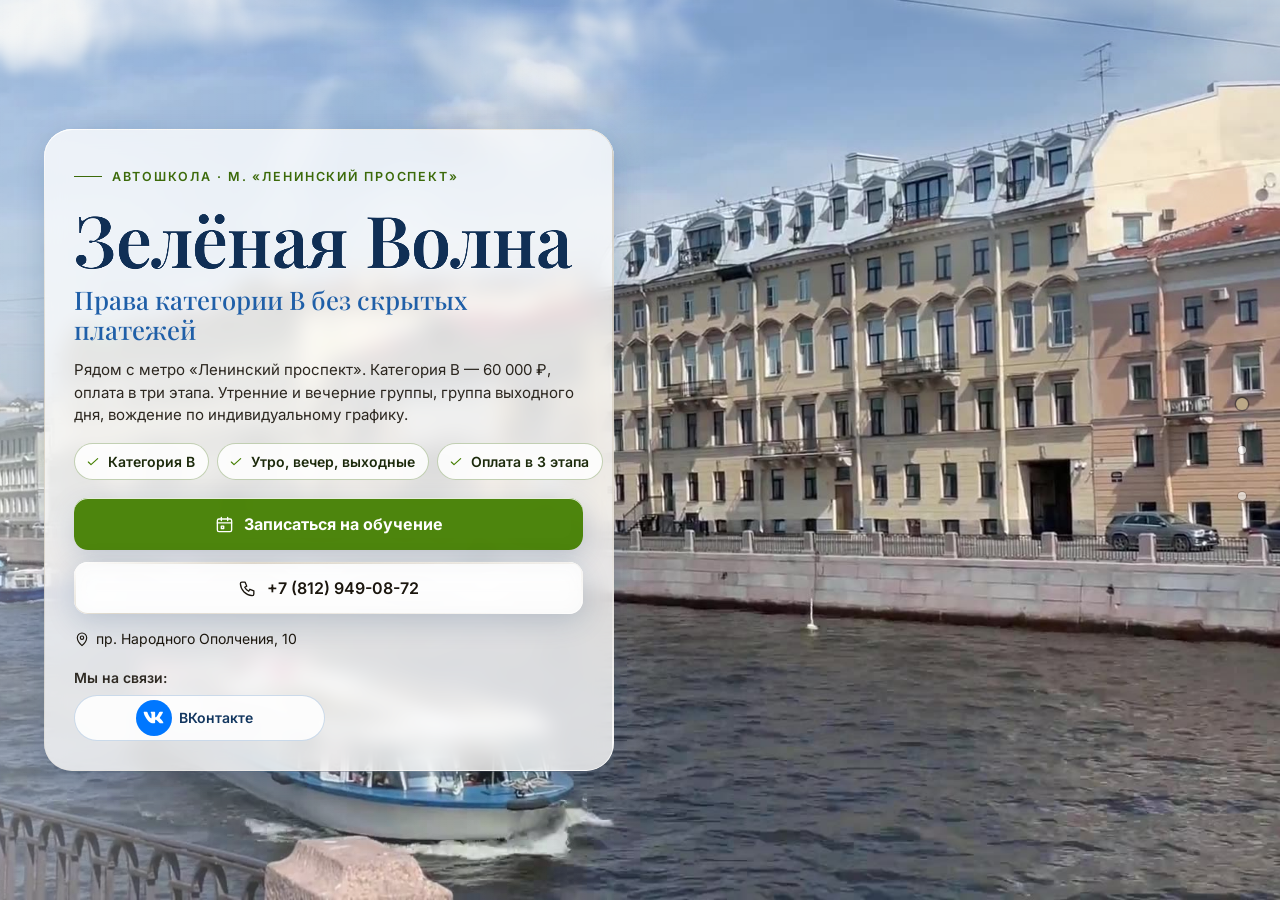
<file: index.html>
<!DOCTYPE html>
<html lang="ru" data-theme="light">
<head>
<meta charset="utf-8">
<meta name="viewport" content="width=device-width, initial-scale=1, viewport-fit=cover">
<title>Автошкола «Зелёная Волна» — права категории B у метро «Ленинский проспект», Санкт-Петербург</title>
<meta name="description" content="Автошкола «Зелёная Волна» у метро «Ленинский проспект»: категория B — 60 000 ₽ без скрытых платежей, оплата в три этапа. Утренние, вечерние группы и группа выходного дня. пр. Народного Ополчения, 10. Телефон +7 (812) 949-08-72.">
<meta name="robots" content="noindex, nofollow, noarchive">
<meta name="geo.region" content="RU-SPE">
<meta name="geo.placename" content="Санкт-Петербург">
<meta name="geo.position" content="59.8944504;30.4585142">
<meta name="ICBM" content="59.8944504, 30.4585142">
<meta property="og:type" content="website">
<meta property="og:locale" content="ru_RU">
<meta property="og:site_name" content="Автошкола «Зелёная Волна»">
<meta property="og:title" content="Автошкола «Зелёная Волна» — права категории B у метро «Ленинский проспект», Санкт-Петербург">
<meta property="og:description" content="Автошкола «Зелёная Волна» у метро «Ленинский проспект»: категория B — 60 000 ₽ без скрытых платежей, оплата в три этапа. Утренние, вечерние группы и группа выходного дня. пр. Народного Ополчения, 10. Телефон +7 (812) 949-08-72.">
<meta name="twitter:card" content="summary_large_image">
<meta name="twitter:title" content="Автошкола «Зелёная Волна» — права категории B у метро «Ленинский проспект», Санкт-Петербург">
<meta name="twitter:description" content="Автошкола «Зелёная Волна» у метро «Ленинский проспект»: категория B — 60 000 ₽ без скрытых платежей, оплата в три этапа. Утренние, вечерние группы и группа выходного дня. пр. Народного Ополчения, 10. Телефон +7 (812) 949-08-72.">
<meta name="theme-color" content="#f4f9ec">
<link rel="icon" href="data:image/svg+xml,%3Csvg%20xmlns%3D%22http%3A//www.w3.org/2000/svg%22%20viewBox%3D%220%200%2064%2064%22%3E%3Crect%20width%3D%2264%22%20height%3D%2264%22%20rx%3D%2214%22%20fill%3D%22%231f5fa8%22/%3E%3Ccircle%20cx%3D%2232%22%20cy%3D%2232%22%20r%3D%2217%22%20fill%3D%22none%22%20stroke%3D%22%23fff%22%20stroke-width%3D%225%22/%3E%3Ccircle%20cx%3D%2232%22%20cy%3D%2232%22%20r%3D%225%22%20fill%3D%22%23ffc54d%22/%3E%3C/svg%3E">
<script>document.documentElement.classList.add('js');try{var _i=parseInt(localStorage.getItem('nb_fs2'),10),_f=[1,1.15,1.3,1.5][_i];if(_f)document.documentElement.style.setProperty('--fs',_f)}catch(e){}</script>
<style id="hero-timing">:root{--hero-d:1.2s}</style>
<link rel="preload" as="image" href="img/hero-poster.jpg" fetchpriority="high">
<!-- шрифты лежат внутри сайта: Google Fonts у российской аудитории режется -->
<style>
@font-face{font-family:'Inter';font-style:normal;font-weight:400;font-display:swap;src:url(assets/fonts/inter-400-cyrillic-ext.woff2) format('woff2');unicode-range:U+0460-052F, U+1C80-1C8A, U+20B4, U+2DE0-2DFF, U+A640-A69F, U+FE2E-FE2F}
@font-face{font-family:'Inter';font-style:normal;font-weight:400;font-display:swap;src:url(assets/fonts/inter-400-cyrillic.woff2) format('woff2');unicode-range:U+0301, U+0400-045F, U+0490-0491, U+04B0-04B1, U+2116}
@font-face{font-family:'Inter';font-style:normal;font-weight:400;font-display:swap;src:url(assets/fonts/inter-400-latin-ext.woff2) format('woff2');unicode-range:U+0100-02BA, U+02BD-02C5, U+02C7-02CC, U+02CE-02D7, U+02DD-02FF, U+0304, U+0308, U+0329, U+1D00-1DBF, U+1E00-1E9F, U+1EF2-1EFF, U+2020, U+20A0-20AB, U+20AD-20C0, U+2113, U+2C60-2C7F, U+A720-A7FF}
@font-face{font-family:'Inter';font-style:normal;font-weight:400;font-display:swap;src:url(assets/fonts/inter-400-latin.woff2) format('woff2');unicode-range:U+0000-00FF, U+0131, U+0152-0153, U+02BB-02BC, U+02C6, U+02DA, U+02DC, U+0304, U+0308, U+0329, U+2000-206F, U+20AC, U+2122, U+2191, U+2193, U+2212, U+2215, U+FEFF, U+FFFD}
@font-face{font-family:'Inter';font-style:normal;font-weight:500;font-display:swap;src:url(assets/fonts/inter-500-cyrillic-ext.woff2) format('woff2');unicode-range:U+0460-052F, U+1C80-1C8A, U+20B4, U+2DE0-2DFF, U+A640-A69F, U+FE2E-FE2F}
@font-face{font-family:'Inter';font-style:normal;font-weight:500;font-display:swap;src:url(assets/fonts/inter-500-cyrillic.woff2) format('woff2');unicode-range:U+0301, U+0400-045F, U+0490-0491, U+04B0-04B1, U+2116}
@font-face{font-family:'Inter';font-style:normal;font-weight:500;font-display:swap;src:url(assets/fonts/inter-500-latin-ext.woff2) format('woff2');unicode-range:U+0100-02BA, U+02BD-02C5, U+02C7-02CC, U+02CE-02D7, U+02DD-02FF, U+0304, U+0308, U+0329, U+1D00-1DBF, U+1E00-1E9F, U+1EF2-1EFF, U+2020, U+20A0-20AB, U+20AD-20C0, U+2113, U+2C60-2C7F, U+A720-A7FF}
@font-face{font-family:'Inter';font-style:normal;font-weight:500;font-display:swap;src:url(assets/fonts/inter-500-latin.woff2) format('woff2');unicode-range:U+0000-00FF, U+0131, U+0152-0153, U+02BB-02BC, U+02C6, U+02DA, U+02DC, U+0304, U+0308, U+0329, U+2000-206F, U+20AC, U+2122, U+2191, U+2193, U+2212, U+2215, U+FEFF, U+FFFD}
@font-face{font-family:'Inter';font-style:normal;font-weight:600;font-display:swap;src:url(assets/fonts/inter-600-cyrillic-ext.woff2) format('woff2');unicode-range:U+0460-052F, U+1C80-1C8A, U+20B4, U+2DE0-2DFF, U+A640-A69F, U+FE2E-FE2F}
@font-face{font-family:'Inter';font-style:normal;font-weight:600;font-display:swap;src:url(assets/fonts/inter-600-cyrillic.woff2) format('woff2');unicode-range:U+0301, U+0400-045F, U+0490-0491, U+04B0-04B1, U+2116}
@font-face{font-family:'Inter';font-style:normal;font-weight:600;font-display:swap;src:url(assets/fonts/inter-600-latin-ext.woff2) format('woff2');unicode-range:U+0100-02BA, U+02BD-02C5, U+02C7-02CC, U+02CE-02D7, U+02DD-02FF, U+0304, U+0308, U+0329, U+1D00-1DBF, U+1E00-1E9F, U+1EF2-1EFF, U+2020, U+20A0-20AB, U+20AD-20C0, U+2113, U+2C60-2C7F, U+A720-A7FF}
@font-face{font-family:'Inter';font-style:normal;font-weight:600;font-display:swap;src:url(assets/fonts/inter-600-latin.woff2) format('woff2');unicode-range:U+0000-00FF, U+0131, U+0152-0153, U+02BB-02BC, U+02C6, U+02DA, U+02DC, U+0304, U+0308, U+0329, U+2000-206F, U+20AC, U+2122, U+2191, U+2193, U+2212, U+2215, U+FEFF, U+FFFD}
@font-face{font-family:'Inter';font-style:normal;font-weight:700;font-display:swap;src:url(assets/fonts/inter-700-cyrillic-ext.woff2) format('woff2');unicode-range:U+0460-052F, U+1C80-1C8A, U+20B4, U+2DE0-2DFF, U+A640-A69F, U+FE2E-FE2F}
@font-face{font-family:'Inter';font-style:normal;font-weight:700;font-display:swap;src:url(assets/fonts/inter-700-cyrillic.woff2) format('woff2');unicode-range:U+0301, U+0400-045F, U+0490-0491, U+04B0-04B1, U+2116}
@font-face{font-family:'Inter';font-style:normal;font-weight:700;font-display:swap;src:url(assets/fonts/inter-700-latin-ext.woff2) format('woff2');unicode-range:U+0100-02BA, U+02BD-02C5, U+02C7-02CC, U+02CE-02D7, U+02DD-02FF, U+0304, U+0308, U+0329, U+1D00-1DBF, U+1E00-1E9F, U+1EF2-1EFF, U+2020, U+20A0-20AB, U+20AD-20C0, U+2113, U+2C60-2C7F, U+A720-A7FF}
@font-face{font-family:'Inter';font-style:normal;font-weight:700;font-display:swap;src:url(assets/fonts/inter-700-latin.woff2) format('woff2');unicode-range:U+0000-00FF, U+0131, U+0152-0153, U+02BB-02BC, U+02C6, U+02DA, U+02DC, U+0304, U+0308, U+0329, U+2000-206F, U+20AC, U+2122, U+2191, U+2193, U+2212, U+2215, U+FEFF, U+FFFD}
@font-face{font-family:'Playfair Display';font-style:normal;font-weight:500;font-display:swap;src:url(assets/fonts/playfair-display-500-cyrillic.woff2) format('woff2');unicode-range:U+0301, U+0400-045F, U+0490-0491, U+04B0-04B1, U+2116}
@font-face{font-family:'Playfair Display';font-style:normal;font-weight:500;font-display:swap;src:url(assets/fonts/playfair-display-500-latin-ext.woff2) format('woff2');unicode-range:U+0100-02BA, U+02BD-02C5, U+02C7-02CC, U+02CE-02D7, U+02DD-02FF, U+0304, U+0308, U+0329, U+1D00-1DBF, U+1E00-1E9F, U+1EF2-1EFF, U+2020, U+20A0-20AB, U+20AD-20C0, U+2113, U+2C60-2C7F, U+A720-A7FF}
@font-face{font-family:'Playfair Display';font-style:normal;font-weight:500;font-display:swap;src:url(assets/fonts/playfair-display-500-latin.woff2) format('woff2');unicode-range:U+0000-00FF, U+0131, U+0152-0153, U+02BB-02BC, U+02C6, U+02DA, U+02DC, U+0304, U+0308, U+0329, U+2000-206F, U+20AC, U+2122, U+2191, U+2193, U+2212, U+2215, U+FEFF, U+FFFD}
@font-face{font-family:'Playfair Display';font-style:normal;font-weight:600;font-display:swap;src:url(assets/fonts/playfair-display-600-cyrillic.woff2) format('woff2');unicode-range:U+0301, U+0400-045F, U+0490-0491, U+04B0-04B1, U+2116}
@font-face{font-family:'Playfair Display';font-style:normal;font-weight:600;font-display:swap;src:url(assets/fonts/playfair-display-600-latin-ext.woff2) format('woff2');unicode-range:U+0100-02BA, U+02BD-02C5, U+02C7-02CC, U+02CE-02D7, U+02DD-02FF, U+0304, U+0308, U+0329, U+1D00-1DBF, U+1E00-1E9F, U+1EF2-1EFF, U+2020, U+20A0-20AB, U+20AD-20C0, U+2113, U+2C60-2C7F, U+A720-A7FF}
@font-face{font-family:'Playfair Display';font-style:normal;font-weight:600;font-display:swap;src:url(assets/fonts/playfair-display-600-latin.woff2) format('woff2');unicode-range:U+0000-00FF, U+0131, U+0152-0153, U+02BB-02BC, U+02C6, U+02DA, U+02DC, U+0304, U+0308, U+0329, U+2000-206F, U+20AC, U+2122, U+2191, U+2193, U+2212, U+2215, U+FEFF, U+FFFD}
/* ===== Notary site — generator stylesheet (light warm base, dark theme by toggle) ===== */
:root{
  --p100:#665230; --p90:#97825e; --p80:#bba887; --p70:#c2b9a9; --p50:#dad5ce; --p40:#e0dedb;
  --p30:#eeece9; --p20:#f1f1f0; --p10:#f8f8f8; --n100:#0e0f11; --n90:#3c404b; --n10:#fff;

  --bg:var(--p10); --bg2:var(--p20); --bg3:var(--p30); --card:var(--n10); --text:var(--n100); --muted:var(--n90);
  --line:var(--p50); --line2:var(--p40); --accent:var(--p90); --accent-d:var(--p100); --accent-l:var(--p80); --accent-soft:var(--p30);
  --on-accent:#fff; --shadow:0 1px 10px rgba(51,51,51,.10); --shadow-lg:0 12px 40px rgba(30,24,10,.14);
  --hero-ov1:rgba(14,15,17,.72); --hero-ov2:rgba(14,15,17,.30); --sec-ov:rgba(248,248,248,.72);
  --ok:#2e8b57; --bad:#b4453b;
  /* те же цвета составляющими: rgba() понимают все браузеры, color-mix() — нет */
  --bg-rgb:248,248,248; --card-rgb:255,255,255; --accent-rgb:151,130,94; --ok-rgb:46,139,87;

  --zc:var(--fs); --fs:1; --vwu:calc(1vw / var(--fs)); --vhu:calc(1vh / var(--fs));   /* масштаб текста (А−/А+) и «честные» vw/vh под ним */
  --hdr-h:68px; --bar-h:70px; --vh:calc(100*var(--vhu)); --gap:24px; --radius:14px; --radius-s:10px;
  --font:"Inter",Tahoma,Arial,sans-serif; --serif:"Playfair Display",Georgia,"Times New Roman",serif;
  --ease:cubic-bezier(.65,.05,.36,1); --speed:520ms;
}
html[data-theme="dark"]{
  --bg:#17150f; --bg2:#1d1a13; --bg3:#252117; --card:#221e15; --text:#f1ebdf; --muted:#b9ae98;
  --line:#3a3325; --line2:#2f2a1e; --accent:#c9b17f; --accent-d:#e0cf9f; --accent-l:#8d7b58; --accent-soft:#2a251a;
  --on-accent:#17150f; --shadow:0 1px 12px rgba(0,0,0,.45); --shadow-lg:0 14px 40px rgba(0,0,0,.55);
  --hero-ov1:rgba(10,9,6,.80); --hero-ov2:rgba(10,9,6,.40); --sec-ov:rgba(16,15,12,.76);
  --bg-rgb:23,21,15; --card-rgb:34,30,21; --accent-rgb:201,177,127;
}

*,*::before,*::after{box-sizing:border-box}
/* А−/А+: весь сайт — шапка, плашки, меню, формы, окна — растёт пропорционально, как при увеличении масштаба в браузере */
html{-webkit-text-size-adjust:100%;scroll-behavior:auto;zoom:var(--fs,1)}
html,body{height:100%;margin:0;overflow:hidden;background:var(--bg);color:var(--text);
  font-family:var(--font);font-size:16px;line-height:1.55;-webkit-font-smoothing:antialiased}
body{overscroll-behavior:none;position:relative}
a{color:inherit;text-decoration:none}
img{display:block;max-width:100%}
button{font:inherit;color:inherit;background:none;border:0;padding:0;cursor:pointer}
input,select,textarea{font:inherit;color:inherit}
h1,h2,h3,h4,p{margin:0}
ul{margin:0;padding:0;list-style:none}
svg{display:block}
.ico{width:22px;height:22px;stroke:currentColor;fill:none;stroke-width:1.7;stroke-linecap:round;stroke-linejoin:round;flex:none}
.vh{position:absolute!important;width:1px;height:1px;overflow:hidden;clip:rect(0 0 0 0);white-space:nowrap}

/* ---------- typography helpers ---------- */
.kicker{display:inline-flex;align-items:center;gap:10px;font-size:13px;font-weight:600;letter-spacing:.14em;text-transform:uppercase;color:var(--accent)}
.kicker::before{content:"";width:28px;height:1px;background:var(--accent)}
.h2{font-size:clamp(26px,calc(3.2*var(--vwu,1vw)),40px);font-weight:600;letter-spacing:-.02em;line-height:1.12;margin-top:10px}
.lead{color:var(--muted);font-size:17px;max-width:640px;margin-top:12px}
.sec-head{margin-bottom:28px}
#contacts .sec-head{margin-bottom:18px}

/* ---------- buttons ---------- */
.btn{display:inline-flex;align-items:center;justify-content:center;gap:10px;min-height:48px;padding:0 22px;border-radius:999px;
  font-weight:600;font-size:15px;line-height:1;border:1.5px solid transparent;transition:background .25s,color .25s,border-color .25s,transform .2s,box-shadow .25s;white-space:nowrap}
.btn:active{transform:translateY(1px)}
.btn-primary{background:var(--accent-d);color:var(--on-accent);border-color:var(--accent-d)}
.btn-primary:hover{background:var(--accent);border-color:var(--accent);color:#fff}
html[data-theme="dark"] .btn-primary:hover{color:#17150f}
.btn-ghost{border-color:var(--line);color:var(--text);background:var(--card)}
.btn-ghost:hover{border-color:var(--accent);color:var(--accent-d)}
.btn-light{background:rgba(255,255,255,.14);color:#fff;border-color:rgba(255,255,255,.55);backdrop-filter:blur(6px)}
.btn-light:hover{background:#fff;color:var(--n100)}
.btn-white{background:#fff;color:var(--n100);border-color:#fff}
.btn-white:hover{background:var(--p30);border-color:var(--p30)}
.btn .ico{width:18px;height:18px}
.btn-sm{min-height:44px;padding:0 16px;font-size:14px}

/* ---------- header ---------- */
.hdr{position:fixed;top:0;left:0;right:0;height:var(--hdr-h);z-index:200;display:flex;align-items:center;
  zoom:calc(1 / var(--zc,1)); --vwu:1vw; --vhu:1vh;   /* А−/А+ шапку не трогают: она всегда как при 100 % (страница в zoom, шапка — встречный zoom) */
  background:rgba(var(--bg-rgb),.88);backdrop-filter:blur(12px);-webkit-backdrop-filter:blur(12px);
  border-bottom:1px solid var(--line2);transition:background .3s}
.hdr-in{width:100%;max-width:1280px;margin:0 auto;padding:0 28px;display:flex;align-items:center;gap:24px}
.brand{display:flex;align-items:center;gap:12px;min-width:0;min-height:44px}
.mono-img{object-fit:contain;background:#fff;padding:2px;box-sizing:border-box}
.mono{width:42px;height:42px;border-radius:12px;background:var(--accent-d);color:var(--on-accent);display:grid;place-items:center;
  font-family:var(--serif);font-size:20px;font-weight:600;flex:none;letter-spacing:.02em}
.brand-t{display:flex;flex-direction:column;line-height:1.15;min-width:0}
.brand-n{font-weight:600;font-size:15px;white-space:nowrap;overflow:hidden;text-overflow:ellipsis}
.brand-s{font-size:13px;color:var(--muted);white-space:nowrap;overflow:hidden;text-overflow:ellipsis}
.nav{display:flex;align-items:center;gap:4px;margin-left:auto}
.nav > li{position:relative}
.nav-a{display:inline-flex;align-items:center;gap:6px;min-height:44px;padding:10px 12px;border-radius:8px;font-size:14px;font-weight:500;color:var(--text);opacity:.8;transition:opacity .2s,background .2s}
.nav-a:hover,.nav-a.cur,.nav > li.open > .nav-a{opacity:1;background:var(--bg3)}
.nav-a .chev{width:14px;height:14px;transition:transform .25s}
.nav > li.open > .nav-a .chev{transform:rotate(180deg)}
.hdr-tools{display:flex;align-items:center;gap:6px;margin-left:8px}
.tool{width:44px;height:44px;border-radius:10px;display:grid;place-items:center;color:var(--text);opacity:.8;transition:background .2s,opacity .2s}
.tool:hover{background:var(--bg3);opacity:1}
.tool .ico{width:20px;height:20px}
.tool-lang{width:auto;padding:0 10px;gap:6px;font-size:13px;font-weight:600;letter-spacing:.04em;display:flex;align-items:center}
.lang-wrap{position:relative}
.lang-dd{position:absolute;right:0;top:calc(100% + 8px);background:var(--card);border:1px solid var(--line);border-radius:12px;box-shadow:var(--shadow-lg);
  padding:6px;min-width:190px;display:none;z-index:210}
.lang-wrap.open .lang-dd{display:block}
.lang-dd button,.lang-dd a{display:flex;width:100%;align-items:center;gap:10px;min-height:44px;padding:9px 12px;border-radius:8px;font-size:14px;text-align:left}
.lang-dd button:hover,.lang-dd a:hover{background:var(--bg3)}
.lang-dd button.cur,.lang-dd a.cur{color:var(--accent-d);font-weight:600}
.lang-dd b{font-size:13px;letter-spacing:.08em;width:26px;color:var(--muted)}
.hdr-book{margin-left:4px}
.burger{display:none}
.moon,.sun{display:none}
html[data-theme="dark"] .sun{display:block}
html:not([data-theme="dark"]) .moon{display:block}

/* mega menu */
.mega{position:absolute;left:50%;top:calc(100% + 10px);transform:translateX(-50%);width:min(980px,calc(calc(100*var(--vwu,1vw)) - 40px));
  background:var(--card);border:1px solid var(--line);border-radius:16px;box-shadow:var(--shadow-lg);padding:20px;display:none;z-index:210}
.nav > li.open > .mega{display:block}
.mega-head{display:flex;justify-content:space-between;align-items:baseline;gap:16px;padding:0 6px 14px;border-bottom:1px solid var(--line2);margin-bottom:12px}
.mega-head b{font-size:14px}
.mega-head span{font-size:13px;color:var(--muted)}
.mega-grid{display:grid;grid-template-columns:repeat(2,1fr);gap:4px}
.mega-it{display:flex;gap:12px;align-items:flex-start;padding:10px 12px;border-radius:10px;text-align:left;width:100%;transition:background .2s}
.mega-it:hover{background:var(--bg3)}
.mega-it .cic{width:38px;height:38px;border-radius:10px;background:var(--accent-soft);color:var(--accent-d);display:grid;place-items:center;flex:none}
.mega-it .cic .ico{width:20px;height:20px}
.mega-it b{display:block;font-size:14px;font-weight:600}
.mega-it small{display:block;font-size:13px;color:var(--muted);line-height:1.35;margin-top:2px}
.mega-it em{font-style:normal;font-size:13px;color:var(--accent);margin-top:3px;display:block}

/* mobile menu */
.mmenu{position:fixed;top:calc(var(--hdr-h) / var(--zc,1));left:0;right:0;bottom:var(--bar-h);z-index:190;background:var(--bg);overflow-y:auto;padding:14px 18px 30px;display:none}
.mmenu.open{display:block}
.mmenu a,.mmenu .macc > button{display:flex;align-items:center;justify-content:space-between;width:100%;padding:14px 6px;border-bottom:1px solid var(--line2);font-size:17px;font-weight:500;text-align:left}
.mmenu .macc > button .chev{width:18px;height:18px;transition:transform .25s}
.mmenu .macc.open > button .chev{transform:rotate(180deg)}
.mmenu .macc-list{display:none;padding:4px 0 8px}
.mmenu .macc.open .macc-list{display:block}
.mmenu .macc-list button{display:flex;align-items:center;gap:12px;width:100%;padding:11px 8px;border-radius:10px;text-align:left;font-size:15px}
.mmenu .macc-list button:hover{background:var(--bg3)}
.mmenu .macc-list .cic{width:32px;height:32px;border-radius:8px;background:var(--accent-soft);color:var(--accent-d);display:grid;place-items:center;flex:none}
.mmenu .macc-list .cic .ico{width:17px;height:17px}
.mmenu-foot{display:flex;flex-wrap:wrap;gap:8px;margin-top:18px}
.mmenu-foot .btn{flex:1}

/* ---------- full-page scroller ---------- */
.fp{position:relative;width:100%;height:var(--vh);overflow:hidden}
.fp-track{will-change:transform;transition:transform var(--speed) var(--ease)}
.fp-track.no-anim{transition:none}
.sec{position:relative;height:var(--vh);width:100%;overflow:hidden}
.sec-scroll{height:100%;overflow-y:auto;overflow-x:hidden;display:flex;flex-direction:column;
  padding:calc(var(--hdr-h) / var(--zc,1) + 20px) 28px calc(var(--bar-h) + 96px);-webkit-overflow-scrolling:touch;scrollbar-width:thin;scrollbar-color:var(--line) transparent}
.wrap{margin:auto;width:100%;max-width:1180px}
.sec-alt{background:var(--bg2)}

/* reveal animation */
.rv{opacity:0;transform:translateY(18px);transition:opacity .7s ease,transform .7s ease;transition-delay:calc(var(--i,0) * 90ms)}
.sec.active .rv{opacity:1;transform:none}

/* side dots */
.dots{position:fixed;right:16px;top:50%;transform:translateY(-50%);z-index:150;display:flex;flex-direction:column;gap:2px}
.dots button{position:relative;width:44px;height:44px;display:grid;place-items:center}
.dots button::after{content:"";width:8px;height:8px;border-radius:50%;background:var(--muted);opacity:.45;transition:transform .25s,opacity .25s,background .25s}
.dots button:hover::after{opacity:.9}
.dots button.cur::after{background:var(--accent);opacity:1;transform:scale(1.5)}
.dots button span{position:absolute;right:32px;top:50%;transform:translateY(-50%) translateX(6px);background:var(--n100);color:#fff;font-size:13px;
  padding:5px 10px;border-radius:6px;white-space:nowrap;opacity:0;pointer-events:none;transition:opacity .2s,transform .2s}
.dots button:hover span{opacity:1;transform:translateY(-50%)}
.sec-hero ~ .dots{color:#fff}
body[data-sec="0"] .dots button::after{background:#fff}
body[data-sec="0"] .dots button.cur::after{background:var(--p80)}

.sec:not(.sec-hero) .sec-scroll{position:relative;z-index:1}

.status{display:inline-flex;align-items:center;gap:8px;padding:8px 14px 8px 10px;border-radius:999px;background:rgba(255,255,255,.12);border:1px solid rgba(255,255,255,.28);font-size:13px;backdrop-filter:blur(6px)}
.status i{width:9px;height:9px;border-radius:50%;background:#7bd389;box-shadow:0 0 0 3px rgba(123,211,137,.28)}
.status.closed i{background:#f08a7e;box-shadow:0 0 0 3px rgba(240,138,126,.28)}
.status.soon i{background:#f0c674;box-shadow:0 0 0 3px rgba(240,198,116,.28)}
.status span{opacity:.85}
.addr-link{display:inline-flex;align-items:center;gap:6px;border-bottom:1px solid currentColor;padding:13px 0 14px;margin:-13px 0 -14px;transition:color .2s}
.addr-link:hover{color:var(--accent)}
.addr-link .ico{width:16px;height:16px}

/* ---------- services ---------- */
.svc-grid{display:grid;grid-template-columns:repeat(5,1fr);gap:14px}
.svc{display:flex;flex-direction:column;align-items:flex-start;gap:10px;padding:18px 16px 16px;border-radius:var(--radius);background:var(--card);border:1px solid var(--line2);
  text-align:left;min-height:170px;transition:transform .25s,box-shadow .25s,border-color .25s;position:relative}
.svc:hover{transform:translateY(-3px);box-shadow:var(--shadow-lg);border-color:var(--accent-l)}
.svc .cic{width:44px;height:44px;border-radius:12px;background:var(--accent-soft);color:var(--accent-d);display:grid;place-items:center}
.svc b{font-size:15px;font-weight:600;line-height:1.3}
.svc small{font-size:13px;color:var(--muted);line-height:1.35}
.svc em{font-style:normal;font-size:13px;color:var(--accent);margin-top:auto;padding-top:6px;display:inline-flex;align-items:center;gap:4px}
.svc em .ico{width:12px;height:12px}

/* ---------- about ---------- */
.about{display:grid;grid-template-columns:1.15fr .85fr;gap:48px;align-items:start}
.about-txt p{color:var(--muted);margin-top:14px;font-size:16px}
.about-txt p:first-of-type{color:var(--text)}
.quote{margin-top:22px;padding:16px 20px;border-left:3px solid var(--accent);background:var(--card);border-radius:0 12px 12px 0;font-family:var(--serif);font-size:18px;line-height:1.45;color:var(--text)}
.creds{display:grid;gap:10px}
.cred{display:flex;gap:14px;align-items:center;padding:14px 16px;border-radius:12px;background:var(--card);border:1px solid var(--line2)}
.cred .cic{width:40px;height:40px;border-radius:10px;background:var(--accent-soft);color:var(--accent-d);display:grid;place-items:center;flex:none}
.cred .cic .ico{width:20px;height:20px}
.cred small{display:block;font-size:13px;color:var(--muted);text-transform:uppercase;letter-spacing:.06em}
.cred b{display:block;font-size:15px;font-weight:600;line-height:1.3}
.chips{display:flex;flex-wrap:wrap;gap:8px;margin-top:16px}
.chips li{padding:8px 14px;border-radius:999px;border:1px solid var(--accent-l);color:var(--accent-d);font-size:13.5px;font-weight:500;background:var(--card)}
.strong-lbl{margin-top:22px;font-size:13px;text-transform:uppercase;letter-spacing:.1em;color:var(--muted)}

/* ---------- how ---------- */
.steps{display:grid;grid-template-columns:repeat(5,1fr);gap:16px;position:relative;margin-top:14px}
.steps::before{content:"";position:absolute;left:8%;right:8%;top:30px;height:1px;background:var(--line)}
.step{position:relative;padding:0 8px}
.step-n{width:60px;height:60px;border-radius:50%;background:var(--card);border:1.5px solid var(--accent-l);color:var(--accent-d);display:grid;place-items:center;
  font-family:var(--serif);font-size:24px;font-weight:600;position:relative;z-index:1;transition:background .4s,color .4s}
.sec.active .step-n{animation:pop .6s var(--ease) both;animation-delay:calc(var(--i) * 140ms + 150ms)}
@keyframes pop{0%{transform:scale(.6);opacity:0}60%{transform:scale(1.08);opacity:1}100%{transform:scale(1)}}
.step b{display:block;margin-top:16px;font-size:17px;font-weight:600}
.step p{color:var(--muted);font-size:14.5px;margin-top:6px}

/* ---------- reviews ---------- */
.reviews{display:grid;grid-template-columns:300px 1fr;gap:28px;align-items:start}
.rsum{background:var(--card);border:1px solid var(--line2);border-radius:var(--radius);padding:26px 24px;text-align:center}
.rsum .big{font-family:var(--serif);font-size:64px;line-height:1;font-weight:500;color:var(--accent-d)}
.stars{display:inline-flex;gap:3px;--fill:100%}
.stars svg{width:20px;height:20px}
.stars .st{fill:var(--line);stroke:none}
.stars .st.on{fill:#e7b73b}
.stars .st.half{fill:url(#halfgrad)}
.rsum .stars{margin-top:8px}
.rsum p{color:var(--muted);font-size:13.5px;margin-top:10px;line-height:1.4}
.rsum .btn{margin-top:16px;width:100%}
.rsum .gis{display:block;margin:10px 0 -14px;padding:14px 0;font-size:13px;color:var(--accent-d);text-decoration:underline;text-underline-offset:3px}
.rgrid{display:grid;grid-template-columns:repeat(2,1fr);gap:14px}
.rev{background:var(--card);border:1px solid var(--line2);border-radius:var(--radius);padding:20px;display:flex;flex-direction:column;gap:10px}
.rev .stars svg{width:15px;height:15px}
.rev p{font-size:14.5px;line-height:1.5;flex:1}
.rev p::before{content:"“";font-family:var(--serif);color:var(--accent);font-size:22px;line-height:0;margin-right:4px;vertical-align:-6px}
.rev-meta{display:flex;flex-wrap:wrap;justify-content:space-between;gap:4px 10px;align-items:baseline;font-size:13px;color:var(--muted)}
.rev-meta b{color:var(--text);font-weight:600}
.rev-src{display:inline-flex;align-items:center;gap:5px;white-space:nowrap;margin-left:auto}
.rev-src i{width:6px;height:6px;border-radius:50%;background:var(--accent)}
.rev-sample{color:var(--muted);font-style:italic;opacity:.85}
.rev-real{color:var(--accent-d);font-weight:600}
.rev-real i{background:var(--ok)}
.rev-is-real{border-color:var(--accent-l)}
.demo-note{margin-top:14px;max-width:760px;font-size:13.5px;line-height:1.45;color:var(--muted);background:var(--accent-soft);
  border-left:3px solid var(--accent);border-radius:0 8px 8px 0;padding:8px 12px}
.rnote{margin-top:14px;font-size:13px;color:var(--muted)}

/* ---------- faq ---------- */
.faq{display:grid;grid-template-columns:1fr 1fr;gap:0 32px;align-items:start}
.faq-col{display:flex;flex-direction:column}
.fq{border-bottom:1px solid var(--line)}
.fq > button{display:flex;width:100%;align-items:center;justify-content:space-between;gap:16px;min-height:44px;padding:16px 4px;text-align:left;font-weight:600;font-size:15.5px;line-height:1.35}
.fq > button .pl{width:26px;height:26px;border-radius:50%;border:1px solid var(--line);display:grid;place-items:center;flex:none;color:var(--accent-d);transition:transform .3s,background .3s}
.fq > button .pl .ico{width:14px;height:14px}
.fq.open > button .pl{transform:rotate(45deg);background:var(--accent-soft)}
.fq-a{display:grid;grid-template-rows:0fr;transition:grid-template-rows .35s var(--ease)}
.fq.open .fq-a{grid-template-rows:1fr}
.fq-a > div{overflow:hidden}
.fq-a p{color:var(--muted);font-size:14.5px;padding:0 4px 16px;line-height:1.55}
.fq-a .faq-note{font-size:13px;color:var(--accent-d);padding-bottom:6px}
.fq-a .faq-note:empty{display:none}

/* ---------- contacts ---------- */
.contacts{display:grid;grid-template-columns:1fr 1.05fr 1fr;gap:18px;align-items:stretch}
.contacts .cbox{padding:16px 18px}
.cbox{background:var(--card);border:1px solid var(--line2);border-radius:var(--radius);padding:20px}
.cl{display:grid;gap:12px}
.cl li{display:flex;gap:12px;align-items:flex-start}
.cl .cic{width:36px;height:36px;border-radius:10px;background:var(--accent-soft);color:var(--accent-d);display:grid;place-items:center;flex:none}
.cl .cic .ico{width:18px;height:18px}
.cl small{display:block;font-size:13px;color:var(--muted);text-transform:uppercase;letter-spacing:.06em}
.cl b{display:block;font-weight:500;font-size:15px;line-height:1.4}
.cl a.tel,.cl a.mail{display:block;padding:14px 0;margin:-14px 0}
.cl a.tel:hover,.cl a.mail:hover{color:var(--accent-d)}
.hours-link{display:inline-block;font-size:13px;color:var(--accent-d);text-decoration:underline;text-underline-offset:3px;padding:14px 0;margin:-14px 0}
.cl .msgs{display:flex;gap:8px;margin-top:4px;flex-wrap:wrap}
.cl .msgs a{display:inline-flex;align-items:center;gap:6px;padding:6px 10px;border-radius:8px;border:1px solid var(--line);font-size:13px;min-height:44px}
.cl .msgs a .ico{width:16px;height:16px}
.mapbox{display:flex;flex-direction:column;gap:12px;padding:12px}
.map{flex:1;min-height:280px;border-radius:10px;overflow:hidden;border:1px solid var(--line);background:var(--bg3);position:relative}
.map iframe{width:100%;height:100%;border:0;position:absolute;inset:0}
.map-actions{display:flex;gap:8px;flex-wrap:wrap}
.map-actions .btn{flex:1;min-height:44px;font-size:14px;padding:0 12px}

/* form */
.form h3{font-size:19px;font-weight:600}
.form .fdesc{color:var(--muted);font-size:13.5px;margin-top:6px}
.fg{display:grid;gap:8px;margin-top:12px}
.f2{display:grid;grid-template-columns:1fr 1fr;gap:10px}
.fld{display:flex;flex-direction:column;gap:4px}
.fld label{font-size:13px;color:var(--muted);font-weight:500}
.fld input,.fld select,.fld textarea{width:100%;background:var(--bg);border:1px solid var(--line);border-radius:10px;padding:8px 12px;font-size:14px;transition:border-color .2s,box-shadow .2s;min-height:44px}
.fld textarea{min-height:48px;resize:vertical}
.fld input:focus,.fld select:focus,.fld textarea:focus{outline:0;border-color:var(--accent);box-shadow:0 0 0 3px rgba(var(--accent-rgb),.22)}
.fld.err input,.fld.err select{border-color:var(--bad)}
.ferr{font-size:13px;color:var(--bad);display:none}
.fld.err .ferr{display:block}
.fnote{font-size:13px;color:var(--muted);margin-top:8px;line-height:1.4}
.fok{display:none;margin-top:10px;padding:10px 12px;border-radius:10px;background:rgba(var(--ok-rgb),.12);color:var(--ok);font-size:13.5px}
.fok.show{display:block}

.foot{margin-top:18px;padding-top:12px;padding-left:250px;flex-wrap:nowrap;align-items:flex-start;border-top:1px solid var(--line2);display:flex;justify-content:space-between;gap:16px;flex-wrap:wrap;font-size:13px;color:var(--muted)}
.foot p{max-width:none}
.foot .fl{white-space:nowrap;flex:none}
.foot .fl a{margin-left:14px;padding:14px 0;margin-top:-14px;margin-bottom:-14px;display:inline-block;min-width:44px;text-align:center;text-decoration:underline;text-underline-offset:3px}

/* ---------- bottom bar ---------- */
.bar{position:fixed;inset:auto 0 0;z-index:300;background:var(--card);box-shadow:0 -1px 10px rgba(51,51,51,.1);border-top:1px solid var(--line2);
  padding:6px 0;padding-bottom:calc(6px + env(safe-area-inset-bottom,0px))}
.bar-in{display:flex;justify-content:space-around;align-items:center;max-width:1080px;margin:0 auto}
.bi{display:flex;flex-direction:column;align-items:center;gap:5px;padding:8px 24px;border-radius:10px;font-size:13.5px;line-height:1;color:var(--text);opacity:.65;
  transition:opacity .3s,background .3s,color .3s;flex:1;max-width:190px;min-width:0}
.bi span{white-space:nowrap;max-width:100%;overflow:hidden;text-overflow:ellipsis}
.bi .ico{width:24px;height:24px}
.bi:hover{opacity:1;background:var(--bg3)}
.bi.cur{opacity:1;color:var(--accent-d)}


/* ---------- modals ---------- */
.modal{position:fixed;inset:0;z-index:400;background:rgba(14,15,17,.62);display:none;align-items:center;justify-content:center;padding:20px}
.modal.open{display:flex}
.mbox{background:var(--card);color:var(--text);border-radius:18px;width:100%;max-width:560px;max-height:min(calc(86*var(--vhu,1vh)),860px);overflow:auto;padding:26px 26px 22px;position:relative;box-shadow:var(--shadow-lg);
  animation:mup .3s var(--ease)}
@keyframes mup{from{opacity:0;transform:translateY(16px) scale(.98)}to{opacity:1;transform:none}}
.mbox-lg{max-width:760px}
.mclose{position:absolute;top:12px;right:12px;width:44px;height:44px;border-radius:50%;display:grid;place-items:center;color:var(--muted)}
.mclose:hover{background:var(--bg3);color:var(--text)}
.mbox h3{font-size:22px;font-weight:600;padding-right:36px}
.mbox .msub{color:var(--muted);font-size:14px;margin-top:4px}
.hours-t{width:100%;border-collapse:collapse;margin-top:16px;font-size:15px}
.hours-t td{padding:9px 6px;border-bottom:1px solid var(--line2)}
.hours-t td:last-child{text-align:right;font-weight:500;white-space:nowrap}
.hours-t tr.today td{color:var(--accent-d);font-weight:600}
.hours-t tr.today td:first-child::after{content:" · " attr(data-today);font-weight:400;font-size:13px;color:var(--muted)}
.hours-t tr.off td:last-child{color:var(--muted);font-weight:400}
.mnote{margin-top:14px;padding:12px 14px;border-radius:10px;background:var(--bg2);font-size:13.5px;color:var(--muted)}
.mnote b{display:block;color:var(--text);margin-bottom:3px;font-size:13px}
.mcontacts{display:flex;flex-wrap:wrap;gap:8px;margin-top:14px}
.mcontacts a{display:inline-flex;align-items:center;gap:7px;min-height:44px;padding:9px 13px;border-radius:10px;border:1px solid var(--line);font-size:13.5px}
.mcontacts a .ico{width:16px;height:16px}
.mcontacts a:hover{border-color:var(--accent)}
/* способы записи: позвонить, написать на почту, заказать обратный звонок */
.bk-opts{display:grid;gap:10px;margin-top:14px}
.bk-opt{display:flex;align-items:center;gap:14px;min-height:60px;padding:10px 16px;border-radius:14px;border:1px solid var(--line);background:var(--bg3);color:var(--text);font-size:16px;font-weight:600;text-align:left;text-decoration:none;transition:border-color .2s,background .2s}
.bk-opt:hover{border-color:var(--accent);background:var(--accent-soft)}
.bk-opt .ico{width:24px;height:24px;color:var(--accent-d);flex:none}
.bk-opt small{display:block;font-weight:400;font-size:13px;color:var(--muted);margin-top:1px}
.mbox-book{max-width:440px}
/* оплата значками, подпись у общего телефона */
.pay-pills{display:flex;flex-wrap:wrap;gap:6px;margin-top:5px}
.pay-pill{display:inline-flex;align-items:center;gap:6px;padding:4px 11px 4px 9px;border-radius:999px;border:1px solid var(--line);background:var(--bg3);font-size:13px;font-weight:600;line-height:1.3;white-space:nowrap}
.pay-pill .ico{width:15px;height:15px;color:var(--accent-d)}
.pay-pill.pay-logo{background:#fff;border-color:rgba(0,0,0,.12);padding:3px 11px;min-height:28px}
.pay-pill.pay-logo img{display:block;height:17px;width:auto}
.pay-pill.pay-logo img[src$="sbp.svg"]{height:20px}

.brand-t{display:flex;flex-direction:column;justify-content:center;gap:2px;line-height:1.1;min-width:0}
.brand-s{display:block;font-size:10.5px;font-weight:600;letter-spacing:.16em;text-transform:uppercase;color:var(--muted);white-space:nowrap;overflow:visible;text-overflow:clip}
.brand-n{font-size:16px;font-weight:600;white-space:nowrap;overflow:visible;text-overflow:clip}
.nav-a{white-space:nowrap}
#navServices{position:static}
.mega{max-height:calc(calc(100*var(--vhu,1vh)) - var(--hdr-h) - 24px);overflow-y:auto;top:calc(100% + 6px);width:min(980px,calc(calc(100*var(--vwu,1vw)) - 32px))}
@media screen and (max-width:760px){.mega-grid{grid-template-columns:1fr}}
@media screen and (max-width:479px){.brand-t{display:flex}.brand-s{font-size:9px;letter-spacing:.14em}.brand-n{font-size:12.5px;white-space:normal;line-height:1.12}}
.bk-inline{grid-template-columns:repeat(3,1fr);gap:8px}
.bk-inline .bk-opt{flex-direction:column;justify-content:center;gap:5px;min-height:76px;padding:9px 6px;font-size:13.5px;text-align:center;line-height:1.2}
.bk-inline .bk-opt .ico{width:22px;height:22px}
.bk-inline .bk-opt small{display:none}
/* services modal */
.svc-list{margin-top:16px;display:grid;grid-template-columns:1fr 1fr;gap:6px}
.svc-list button{display:flex;gap:10px;align-items:center;width:100%;min-height:44px;text-align:left;padding:10px 12px;border-radius:10px;font-size:14px;line-height:1.35;border:1px solid var(--line2);background:var(--bg)}
.svc-list button:hover{border-color:var(--accent);background:var(--accent-soft)}
.svc-list button .ico{width:16px;height:16px;color:var(--accent);margin-top:2px}
.mhint{font-size:13px;color:var(--muted);margin-top:12px}
.mhead{display:flex;gap:14px;align-items:center;padding-right:36px}
.mhead .cic{width:48px;height:48px;border-radius:12px;background:var(--accent-soft);color:var(--accent-d);display:grid;place-items:center;flex:none}

/* ---------- responsive ---------- */
@media (max-width:1200px){
  .svc-grid{grid-template-columns:repeat(5,1fr)}
  .svc{min-height:160px;padding:14px}
  .svc small{display:none}
}
@media screen and (max-width:991px){
  :root{--hdr-h:62px}
  .nav,.hdr-book{display:none}
  .burger{display:grid}
  .hdr-in{padding:0 18px;gap:12px}
}
@media (max-width:991px){
  :root{--bar-h:64px}
  .sec-scroll{padding:calc(var(--hdr-h) / var(--zc,1) + 16px) 22px calc(var(--bar-h) + 96px)}
  .dots{right:8px;gap:8px}
  .dots button span{display:none}
  .svc-grid{grid-template-columns:repeat(3,1fr);gap:10px}
  .svc{min-height:0}
  .about{grid-template-columns:1fr;gap:22px}
  .steps{grid-template-columns:repeat(5,1fr);gap:10px}
  .step-n{width:48px;height:48px;font-size:20px}
  .step b{font-size:15px}.step p{font-size:13px}
  .reviews{grid-template-columns:1fr;gap:16px}
  .rsum{display:flex;align-items:center;gap:18px;text-align:left;padding:16px 18px}
  .rsum .big{font-size:44px}.rsum .stars{margin:0}.rsum p{margin:0;flex:1}.rsum .btn{margin:0;width:auto}.rsum .gis{display:none}
  .faq{grid-template-columns:1fr;gap:0}
  .contacts{grid-template-columns:1fr 1fr}
  .foot{padding-left:0}
  .contacts .form{grid-column:1 / -1}
  .map{min-height:240px}
  .bi{padding:10px 12px;font-size:13px}
}
@media (max-width:767px){
  :root{--bar-h:62px}
  .h2{font-size:26px}
  .lead{font-size:15px}
  .sec-head{margin-bottom:18px}
  .sec-scroll{padding-left:16px;padding-right:16px}
  .svc-grid{grid-template-columns:repeat(2,1fr);gap:10px}
  .svc{padding:12px;gap:8px}
  .svc .cic{width:36px;height:36px}
  .svc b{font-size:13.5px}
  .svc em{display:none}
  .steps{grid-template-columns:1fr;gap:12px}
  .steps::before{left:24px;right:auto;top:10px;bottom:10px;height:auto;width:1px}
  .step{display:grid;grid-template-columns:48px 1fr;gap:14px;align-items:start;padding:0}
  .step-n{grid-row:1 / span 2}
  .step b{margin-top:10px;grid-column:2}
  .step p{grid-column:2;margin-top:2px}
  .rgrid{display:flex;overflow-x:auto;gap:12px;scroll-snap-type:x mandatory;padding-bottom:8px;margin:0 -16px;padding-left:16px;padding-right:16px;scrollbar-width:none}
  .rgrid::-webkit-scrollbar{display:none}
  .rev{flex:0 0 82%;scroll-snap-align:start}
  .rsum{flex-wrap:wrap;gap:12px}
  .rsum p{flex-basis:100%}
  .contacts{grid-template-columns:1fr;gap:14px}
  .contacts .form{grid-column:auto}
  .cbox{padding:16px}
  .map{min-height:220px}
  .f2{grid-template-columns:1fr}
  .foot{flex-direction:column;gap:8px;padding-left:0}
  .bi{padding:8px 4px;font-size:13px;gap:4px}
  .bi .ico{width:22px;height:22px}
  .sec-scroll{padding-bottom:calc(var(--bar-h) + 66px)}
  .mmenu{padding-bottom:80px}
  .demo-note{font-size:13px;padding:7px 10px}
  .mbox{padding:22px 18px 18px;border-radius:16px}
  .svc-list{grid-template-columns:1fr}
  .dots{right:6px;gap:0}
  .dots button{width:44px;height:44px}
  .dots button::after{width:6px;height:6px}
}
@media screen and (max-width:479px){
  :root{--hdr-h:58px}
  .mono{width:36px;height:36px;font-size:17px;border-radius:10px}
  .brand-n{font-size:14px}
  /* тапы в шапке доведены до 44px (см. .tool ниже) — на самой узкой ширине
     текстовому названию рядом с логотипом уже не хватает места без обрезки,
     поэтому в шапке оставляем только логотип-ссылку */
  .tool{width:44px;height:44px}
  .tool-lang{padding:0 8px;width:auto}
  .tool-lang .ico{display:none}
}
@media (max-width:479px){
  :root{--bar-h:60px}
  .svc{padding:11px 10px}
  .svc b{font-size:13px}
  .bi{padding:6px 2px;font-size:13px;gap:4px;width:100%;max-width:none;letter-spacing:-.01em}
  .bi .ico{width:20px;height:20px}
  .bar{padding:5px 0}
  .cl b{font-size:14px}
}
@media (max-height:640px) and (min-width:768px){
  .svc{min-height:0}
}
@media (prefers-reduced-motion:reduce){
  .fp-track{transition-duration:0s}
  .rv{transition:none;opacity:1;transform:none}
}


/* пометка «демонстрационный проект» в подвале */
.foot-demo{margin-top:.5em;font-size:13px;line-height:1.45;opacity:.62}
.foot-demo a{padding:14px 0;margin:-14px 0;display:inline-block;min-width:44px;text-decoration:underline}

/* --- материалы конторы (перенесённый контент клиента) --- */
.info-links{display:flex;flex-wrap:wrap;gap:10px;justify-content:center;margin-top:26px}
.info-links .ilink{display:inline-flex;align-items:center;gap:8px;min-height:44px;padding:9px 16px;border-radius:999px;border:1px solid var(--line);background:var(--card);color:var(--text);font:inherit;font-size:14px;cursor:pointer;transition:background .2s,border-color .2s}
.info-links .ilink:hover{border-color:var(--accent-d);background:var(--bg-alt)}
.info-tabs{display:flex;flex-wrap:wrap;gap:8px;margin:14px 0 4px}
.info-tabs button{min-height:44px;padding:7px 13px;border-radius:999px;border:1px solid var(--line);background:transparent;color:var(--text);font:inherit;font-size:13px;cursor:pointer}
.info-tabs button[aria-selected="true"]{background:var(--accent-d);border-color:var(--accent-d);color:#fff}
.info-body{max-height:min(calc(56*var(--vhu,1vh)),520px);overflow:auto;margin-top:10px;padding-right:4px}
.info-note{font-size:13px;opacity:.7;margin:6px 0 10px}
.info-i{border-bottom:1px solid var(--line)}
.info-i > button{width:100%;display:flex;justify-content:space-between;align-items:center;gap:12px;padding:13px 2px;background:none;border:0;color:inherit;font:inherit;font-weight:600;text-align:left;cursor:pointer}
.info-i > button .pl{width:26px;height:26px;border-radius:50%;border:1px solid var(--line);display:grid;place-items:center;flex:none;color:var(--accent-d);transition:transform .3s,background .3s}
.info-i > button .pl .ico{width:14px;height:14px}
.info-i.open > button .pl{transform:rotate(45deg);background:var(--accent-soft)}
.info-i > div{display:none;padding:0 2px 14px;font-size:15px;line-height:1.62}
.info-i.open > div{display:block}
.info-i p{margin:0 0 10px}
.info-i h4{margin:14px 0 6px;font-size:15px}
.info-i ul{margin:0 0 10px;padding-left:20px}
.info-i li{margin:0 0 5px}
.info-i table{width:100%;border-collapse:collapse;margin:0 0 12px;font-size:14px}
.info-i th,.info-i td{border:1px solid var(--line);padding:7px 9px;text-align:left;vertical-align:top}
.info-f{display:inline-flex;align-items:center;gap:7px;margin:0 8px 8px 0;min-height:44px;padding:7px 12px;border:1px solid var(--line);border-radius:8px;font-size:13px;text-decoration:none;color:var(--accent-d)}
.info-src{display:block;font-size:13px;opacity:.55;margin-top:8px}

/* мобильный: экран должен помещаться целиком, без прокрутки внутри секции —
   поэтому убираем самое объёмное (встроенная карта заменяется кнопкой) и поджимаем формы */
@media (max-width:760px){
  .mapbox .map{display:none}
  .mapbox{padding:0;background:none;border:0}
  /* карточка со списком контактов на телефоне не нужна: адрес, телефон, часы —
     в нижней плашке; прячем её целиком, иначе остаётся пустая рамка */
  #contacts .cbox-info{display:none}
  .foot{padding-left:0;font-size:13px;gap:8px}
  .foot .fl{white-space:normal;flex:1 1 auto}
  .foot .fl a{margin:-14px 12px -14px 0;padding:14px 0;display:inline-block}
  .form .fld{margin-bottom:8px}
  .reviews .rev:nth-child(n+4){display:none}
  .creds .cred:nth-child(n+4){display:none}
  /* второстепенное на телефоне убираем: метро и оплата есть в модалке часов,
     язык и удобное время можно написать в комментарии */
  .cl li.li-metro,.cl li.li-payment{display:none}
  .fld-lang,.fld-time{display:none}
  .foot [data-i18n="foot_disclaimer"]{display:none}
  .foot{padding-top:10px;font-size:13px}
  #about .sec-head .lead,#contacts .sec-head .lead,.form .fnote{display:none}
  /* на телефоне адрес, часы и телефоны всегда под рукой в нижней плашке,
     поэтому на экране контактов оставляем форму и кнопки карты */
  #about .quote,#about .about-txt p:nth-of-type(3){display:none}
  .creds .cred:nth-child(n+3){display:none}
}

/* ---------- размер текста и режим для слабовидящих ---------- */
.tool-a span{font-weight:700;font-size:13px;line-height:1;letter-spacing:.01em}
#hcBtn[aria-pressed="true"]{border-color:var(--accent-d);color:var(--accent-d)}

html[data-hc="1"]{
  --bg:#000; --bg2:#000; --bg3:#000; --card:#000; --text:#fff; --muted:#fff;
  --line:#fff; --line2:#fff; --accent:#ffe14d; --accent-d:#ffe14d; --accent-l:#ffe14d;
  --accent-soft:#000; --on-accent:#000; --shadow:none; --shadow-lg:none;
  --hero-ov1:rgba(0,0,0,.9); --hero-ov2:rgba(0,0,0,.85); --sec-ov:rgba(0,0,0,.92);
  --bg-rgb:0,0,0; --card-rgb:0,0,0; --accent-rgb:255,225,77;
}
html[data-hc="1"] body{background:#000;color:#fff}
html[data-hc="1"] .sec-bg,html[data-hc="1"] .hero-bg,html[data-hc="1"] .sec-photo{display:none!important}
html[data-hc="1"] *{text-shadow:none!important;box-shadow:none!important;backdrop-filter:none!important}
html[data-hc="1"] .card,html[data-hc="1"] .tool,html[data-hc="1"] .btn,
html[data-hc="1"] .chip,html[data-hc="1"] .tag{border:2px solid #fff!important;background:#000!important;color:#fff!important}
html[data-hc="1"] .btn-primary{background:#ffe14d!important;color:#000!important;border-color:#ffe14d!important}
html[data-hc="1"] .btn-primary *{color:#000!important}
html[data-hc="1"] .sec-scroll :where(p,li,span,small,b,strong,h1,h2,h3,h4,td,th,div){color:#fff!important;opacity:1!important}
html[data-hc="1"] a:not(.btn):not(.nav-a){text-decoration:underline;color:#ffe14d!important}
html[data-hc="1"] :focus-visible{outline:3px solid #ffe14d;outline-offset:2px}

/* палец должен попадать и по ширине, не только по высоте — правило в самом
   конце файла, чтобы точно не быть перебитым медиа-запросами/темой выше */
.tool,.tool-lang,.brand{min-width:44px}

</style>
<link rel="stylesheet" href="css/etalon.css?v=20261112f">
<link rel="stylesheet" href="css/title-b.css?v=20261112f">
<link rel="stylesheet" href="css/nevo.css?v=20261112f">
<link rel="stylesheet" href="css/school.css?v=1">
<script type="application/ld+json">{"@context": "https://schema.org", "@type": "DrivingSchool", "name": "Автошкола «Зелёная Волна»", "telephone": "+7 (812) 949-08-72", "email": "greenwave.spb@mail.ru", "sameAs": ["https://vk.com/greenwave.spb178"], "address": {"@type": "PostalAddress", "streetAddress": "пр. Народного Ополчения, 10, лит. А", "addressLocality": "Санкт-Петербург", "addressCountry": "RU"}, "geo": {"@type": "GeoCoordinates", "latitude": 59.8488344, "longitude": 30.2829294}, "department": [], "hasOfferCatalog": {"@type": "OfferCatalog", "name": "Обучение вождению", "itemListElement": [{"@type": "Offer", "itemOffered": {"@type": "Course", "name": "B  — подготовка водителей — Стоимость"}, "price": "60000", "priceCurrency": "RUB"}, {"@type": "Offer", "itemOffered": {"@type": "Course", "name": "Мастерство  — теория — Стоимость"}, "price": "3000", "priceCurrency": "RUB"}, {"@type": "Offer", "itemOffered": {"@type": "Course", "name": "Мастерство  — практика — Стоимость"}, "price": "10000", "priceCurrency": "RUB"}, {"@type": "Offer", "itemOffered": {"@type": "Course", "name": "Экзамен в ГИБДД  — подготовка — Стоимость"}, "price": "5000", "priceCurrency": "RUB"}]}, "legalName": "ИП Соболев Юрий Николаевич"}</script>
</head>
<body data-sec="0">
<svg xmlns="http://www.w3.org/2000/svg" style="display:none" aria-hidden="true">
<!-- Font Awesome Free 5.13.0 by @fontawesome - https://fontawesome.com License - https://fontawesome.com/license/free (Icons: CC BY 4.0) --><symbol id="fa-wa" viewBox="0 0 448 512"><path fill="currentColor" stroke="none" d="M380.9 97.1C339 55.1 283.2 32 223.9 32c-122.4 0-222 99.6-222 222 0 39.1 10.2 77.3 29.6 111L0 480l117.7-30.9c32.4 17.7 68.9 27 106.1 27h.1c122.3 0 224.1-99.6 224.1-222 0-59.3-25.2-115-67.1-157zm-157 341.6c-33.2 0-65.7-8.9-94-25.7l-6.7-4-69.8 18.3L72 359.2l-4.4-7c-18.5-29.4-28.2-63.3-28.2-98.2 0-101.7 82.8-184.5 184.6-184.5 49.3 0 95.6 19.2 130.4 54.1 34.8 34.9 56.2 81.2 56.1 130.5 0 101.8-84.9 184.6-186.6 184.6zm101.2-138.2c-5.5-2.8-32.8-16.2-37.9-18-5.1-1.9-8.8-2.8-12.5 2.8-3.7 5.6-14.3 18-17.6 21.8-3.2 3.7-6.5 4.2-12 1.4-32.6-16.3-54-29.1-75.5-66-5.7-9.8 5.7-9.1 16.3-30.3 1.8-3.7.9-6.9-.5-9.7-1.4-2.8-12.5-30.1-17.1-41.2-4.5-10.8-9.1-9.3-12.5-9.5-3.2-.2-6.9-.2-10.6-.2-3.7 0-9.7 1.4-14.8 6.9-5.1 5.6-19.4 19-19.4 46.3 0 27.3 19.9 53.7 22.6 57.4 2.8 3.7 39.1 59.7 94.8 83.8 35.2 15.2 49 16.5 66.6 13.9 10.7-1.6 32.8-13.4 37.4-26.4 4.6-13 4.6-24.1 3.2-26.4-1.3-2.5-5-3.9-10.5-6.6z"/></symbol><symbol id="fa-tg" viewBox="0 0 448 512"><path fill="currentColor" stroke="none" d="M446.7 98.6l-67.6 318.8c-5.1 22.5-18.4 28.1-37.3 17.5l-103-75.9-49.7 47.8c-5.5 5.5-10.1 10.1-20.7 10.1l7.4-104.9 190.9-172.5c8.3-7.4-1.8-11.5-12.9-4.1L117.8 284 16.2 252.2c-22.1-6.9-22.5-22.1 4.6-32.7L418.2 66.4c18.4-6.9 34.5 4.1 28.5 32.2z"/></symbol><symbol id="fa-vk" viewBox="0 0 576 512"><path fill="currentColor" stroke="none" d="M545 117.7c3.7-12.5 0-21.7-17.8-21.7h-58.9c-15 0-21.9 7.9-25.6 16.7 0 0-30 73.1-72.4 120.5-13.7 13.7-20 18.1-27.5 18.1-3.7 0-9.4-4.4-9.4-16.9V117.7c0-15-4.2-21.7-16.6-21.7h-92.6c-9.4 0-15 7-15 13.5 0 14.2 21.2 17.5 23.4 57.5v86.8c0 19-3.4 22.5-10.9 22.5-20 0-68.6-73.4-97.4-157.4-5.8-16.3-11.5-22.9-26.6-22.9H38.8c-16.8 0-20.2 7.9-20.2 16.7 0 15.6 20 93.1 93.1 195.5C160.4 378.1 229 416 291.4 416c37.5 0 42.1-8.4 42.1-22.9 0-66.8-3.4-73.1 15.4-73.1 8.7 0 23.7 4.4 58.7 38.1 40 40 46.6 57.9 69 57.9h58.9c16.8 0 25.3-8.4 20.4-25-11.2-34.9-86.9-106.7-90.3-111.5-8.7-11.2-6.2-16.2 0-26.2.1-.1 72-101.3 79.4-135.6z"/></symbol>
<symbol id="ico-max" viewBox="0 0 24 24"><text x="12" y="15.6" text-anchor="middle" font-family="Arial,Helvetica,sans-serif" font-size="9.5" font-weight="700" fill="currentColor" stroke="none">max</text></symbol>
<symbol id="ico-home" viewBox="0 0 24 24"><path d="M3 11l9-8 9 8"/><path d="M5 10v10h14V10"/><path d="M10 20v-6h4v6"/></symbol>
<symbol id="ico-scroll" viewBox="0 0 24 24"><path d="M7 3h8l4 4v14H7z"/><path d="M15 3v4h4"/><path d="M10 12h6M10 16h6"/></symbol>
<symbol id="ico-heart" viewBox="0 0 24 24"><path d="M12 20s-7-4.4-7-10a4 4 0 0 1 7-2.5A4 4 0 0 1 19 10c0 5.6-7 10-7 10z"/></symbol>
<symbol id="ico-key" viewBox="0 0 24 24"><circle cx="8" cy="15" r="4"/><path d="M11 12l9-9M15 8l2 2M18 5l2 2"/></symbol>
<symbol id="ico-briefcase" viewBox="0 0 24 24"><rect x="3" y="7" width="18" height="13" rx="2"/><path d="M9 7V4h6v3M3 12h18"/></symbol>
<symbol id="ico-stamp" viewBox="0 0 24 24"><path d="M9 10V5a3 3 0 0 1 6 0v5"/><rect x="4" y="10" width="16" height="5" rx="1"/><path d="M7 15v4h10v-4"/></symbol>
<symbol id="ico-safe" viewBox="0 0 24 24"><rect x="3" y="4" width="18" height="16" rx="2"/><circle cx="12" cy="12" r="4"/><path d="M12 10v2l1.5 1.5M6 20v2M18 20v2"/></symbol>
<symbol id="ico-mail" viewBox="0 0 24 24"><rect x="3" y="5" width="18" height="14" rx="2"/><path d="M3 7l9 6 9-6"/></symbol>
<symbol id="ico-chip" viewBox="0 0 24 24"><rect x="6" y="6" width="12" height="12" rx="2"/><rect x="9" y="9" width="6" height="6"/><path d="M9 2v4M15 2v4M9 18v4M15 18v4M2 9h4M2 15h4M18 9h4M18 15h4"/></symbol>
<symbol id="ico-plus" viewBox="0 0 24 24"><circle cx="12" cy="12" r="9"/><path d="M12 8v8M8 12h8"/></symbol>
<symbol id="ico-plus-s" viewBox="0 0 24 24"><path d="M12 6v12M6 12h12"/></symbol>
<symbol id="ico-pin" viewBox="0 0 24 24"><path d="M12 22s7-6.2 7-12a7 7 0 0 0-14 0c0 5.8 7 12 7 12z"/><circle cx="12" cy="10" r="2.5"/></symbol>
<symbol id="ico-phone" viewBox="0 0 24 24"><path d="M5 4h4l2 5-2.5 1.5a11 11 0 0 0 5 5L15 13l5 2v4a2 2 0 0 1-2 2A16 16 0 0 1 3 6a2 2 0 0 1 2-2z"/></symbol>
<symbol id="ico-pen" viewBox="0 0 24 24"><path d="M4 20h4l10-10-4-4L4 16z"/><path d="M12.5 7.5l4 4"/></symbol>
<symbol id="ico-calendar" viewBox="0 0 24 24"><rect x="3" y="5" width="18" height="16" rx="2"/><path d="M3 10h18M8 3v4M16 3v4"/><path d="M8 14h3v3H8z"/></symbol>
<symbol id="ico-clock" viewBox="0 0 24 24"><circle cx="12" cy="12" r="9"/><path d="M12 7v5l3 2"/></symbol>
<symbol id="ico-telegram" viewBox="0 0 24 24"><path d="M21 4L3 11.5l6 2 2 6 3-4 5 3.5z"/><path d="M9 13.5l12-9.5"/></symbol>
<symbol id="ico-callback" viewBox="0 0 24 24"><path d="M5 4h4l2 5-2.5 1.5a11 11 0 0 0 5 5L15 13l5 2v4a2 2 0 0 1-2 2A16 16 0 0 1 3 6a2 2 0 0 1 2-2z"/><path d="M14.5 3.5h6v6M20.5 3.5l-6.5 6.5"/></symbol>
<symbol id="ico-metro" viewBox="0 0 24 24"><circle cx="12" cy="12" r="9"/><path d="M8 16V8l4 5 4-5v8"/></symbol>
<symbol id="ico-check" viewBox="0 0 24 24"><path d="M5 12l4 4L19 7"/></symbol>
<symbol id="ico-moon" viewBox="0 0 24 24"><path d="M20 14.5A8 8 0 0 1 9.5 4a8 8 0 1 0 10.5 10.5z"/></symbol>
<symbol id="ico-sun" viewBox="0 0 24 24"><circle cx="12" cy="12" r="4"/><path d="M12 2v2M12 20v2M2 12h2M20 12h2M4.9 4.9l1.4 1.4M17.7 17.7l1.4 1.4M4.9 19.1l1.4-1.4M17.7 6.3l1.4-1.4"/></symbol>
<symbol id="ico-globe" viewBox="0 0 24 24"><circle cx="12" cy="12" r="9"/><path d="M3 12h18M12 3a14 14 0 0 1 0 18M12 3a14 14 0 0 0 0 18"/></symbol>
<symbol id="ico-menu" viewBox="0 0 24 24"><path d="M4 7h16M4 12h16M4 17h16"/></symbol>
<symbol id="ico-x" viewBox="0 0 24 24"><path d="M6 6l12 12M18 6L6 18"/></symbol>
<symbol id="ico-chev" viewBox="0 0 24 24"><path d="M6 9l6 6 6-6"/></symbol>
<symbol id="ico-card" viewBox="0 0 24 24"><rect x="3" y="6" width="18" height="12" rx="2"/><path d="M3 10h18M7 15h4"/></symbol>
<symbol id="ico-cash" viewBox="0 0 24 24"><rect x="2.5" y="6" width="19" height="12" rx="2"/><circle cx="12" cy="12" r="2.6"/><path d="M6 12h.01M18 12h.01"/></symbol>
<symbol id="ico-shield" viewBox="0 0 24 24"><path d="M12 3l8 3v6c0 5-3.5 8-8 9-4.5-1-8-4-8-9V6z"/><path d="M9 12l2 2 4-4"/></symbol>
<symbol id="ico-hash" viewBox="0 0 24 24"><path d="M10 4L8 20M16 4l-2 16M4 9h17M3 15h17"/></symbol>
<symbol id="ico-users" viewBox="0 0 24 24"><circle cx="9" cy="8" r="3.5"/><path d="M2.5 20a6.5 6.5 0 0 1 13 0"/><circle cx="17" cy="9" r="2.5"/><path d="M15.5 14.5a5 5 0 0 1 6 5"/></symbol>
<symbol id="ico-award" viewBox="0 0 24 24"><circle cx="12" cy="9" r="6"/><path d="M8.5 14L7 22l5-3 5 3-1.5-8"/></symbol>
<symbol id="ico-route" viewBox="0 0 24 24"><circle cx="6" cy="18" r="2.5"/><circle cx="18" cy="6" r="2.5"/><path d="M8.5 18H14a3 3 0 0 0 0-6h-4a3 3 0 0 1 0-6h5.5"/></symbol>
<symbol id="ico-arrow" viewBox="0 0 24 24"><path d="M5 12h14M13 6l6 6-6 6"/></symbol>
<symbol id="ico-ext" viewBox="0 0 24 24"><path d="M14 4h6v6M20 4l-9 9"/><path d="M19 14v5a1 1 0 0 1-1 1H5a1 1 0 0 1-1-1V6a1 1 0 0 1 1-1h5"/></symbol>
<symbol id="ico-send" viewBox="0 0 24 24"><path d="M21 3L10 14"/><path d="M21 3l-7 18-4-7-7-4z"/></symbol>
<symbol id="ico-vk" viewBox="0 0 24 24"><rect x="3" y="3" width="18" height="18" rx="4"/><path d="M7 9c.5 4 2.5 6 5 6v-6m0 3c1.5 0 3-1.5 3-3m-3 3c1.5 0 3 1.5 3 3"/></symbol>
<symbol id="ico-copy" viewBox="0 0 24 24"><rect x="9" y="9" width="11" height="11" rx="2"/><path d="M5 15V6a2 2 0 0 1 2-2h9"/></symbol>
<symbol id="ico-eye" viewBox="0 0 24 24"><path d="M2 12s3.8-6.5 10-6.5S22 12 22 12s-3.8 6.5-10 6.5S2 12 2 12Z"/><circle cx="12" cy="12" r="3"/></symbol>
</svg>

<!-- ===== шапка: на первом экране скрыта, закрепляется со второго ===== -->
<header class="hdr" id="hdr">
  <div class="hdr-in">
    <a class="brand" href="#home" data-go="home" aria-label="Автошкола «Зелёная Волна»">
      <span class="brand-t"><span class="brand-s">Автошкола</span><span class="brand-n">Зелёная Волна</span></span>
    </a>
    <ul class="nav" id="nav"><li><a class="nav-a" href="#home" data-go="home">Главная</a></li><li><a class="nav-a" href="#services" data-go="services">Стоимость</a></li><li><a class="nav-a" href="#contacts" data-go="contacts">Контакты</a></li><li><a class="nav-a" href="credits.html">О сайте</a></li></ul>
    <div class="hdr-tools">
      <div class="hdr-a11y" role="group" aria-label="Размер текста, контраст и тема">
        <button class="tool tool-a" id="fsDown" type="button" title="Мельче" aria-label="Мельче"><span>А−</span></button>
        <button class="tool tool-a" id="fsUp" type="button" title="Крупнее" aria-label="Крупнее"><span>А+</span></button>
        <button class="tool" id="hcBtn" type="button" title="Для слабовидящих" aria-label="Для слабовидящих" aria-pressed="false"><svg class="ico"><use href="#ico-eye"/></svg></button>
        <button class="tool" id="themeBtn" type="button" title="Тёмная / светлая тема" aria-label="Тёмная / светлая тема"><svg class="ico moon"><use href="#ico-moon"/></svg><svg class="ico sun"><use href="#ico-sun"/></svg></button>
      </div>
      <a class="btn btn-primary btn-sm hdr-book" href="#book" data-modal="bookModal">Записаться на обучение</a>
      <a class="hdr-tel" href="tel:+78129490872" aria-label="Позвонить +7 (812) 949-08-72"><svg class="ico"><use href="#ico-phone"/></svg><span>+7 (812) 949-08-72</span></a>
      <button class="tool burger" id="burger" type="button" aria-controls="mmenu" aria-expanded="false" aria-label="Меню"><svg class="ico"><use href="#ico-menu"/></svg></button>
    </div>
  </div>
</header>

<nav class="mmenu" id="mmenu" aria-label="Меню">
  <a href="#home" data-go="home"><span>Главная</span></a>
  <a href="#services" data-go="services"><span>Стоимость</span></a>
  <a href="#contacts" data-go="contacts"><span>Контакты</span></a>
  <a href="credits.html"><span>О сайте</span></a>
  <div class="mm-set">
    <div class="mm-tools" role="group" aria-label="Размер текста, контраст и тема"><button type="button" data-proxy="#fsDown" aria-label="Мельче"><span>А−</span></button><button type="button" data-proxy="#fsUp" aria-label="Крупнее"><span>А+</span></button><button type="button" data-proxy="#hcBtn" aria-label="Для слабовидящих"><svg class="ico"><use href="#ico-eye"/></svg></button><button type="button" data-proxy="#themeBtn" aria-label="Тёмная / светлая тема"><svg class="ico moon"><use href="#ico-moon"/></svg><svg class="ico sun"><use href="#ico-sun"/></svg></button></div>
  </div>
  <div class="mmenu-foot">
    <a class="btn btn-primary" href="#book" data-modal="bookModal">Записаться на обучение</a>
    <a class="btn btn-ghost" href="tel:+78129490872"><svg class="ico"><use href="#ico-phone"/></svg>+7 (812) 949-08-72</a>
  </div>
</nav>

<main class="fp" id="fp">
  <div class="fp-track" id="track">

<!-- 1. HOME -->
    <section class="sec sec-hero active" id="home" data-title="nav_home">
      <div class="hero-bg" aria-hidden="true">
        <video class="hero-video" id="heroVideo" autoplay muted loop playsinline preload="auto" poster="img/hero-poster.jpg" disablepictureinpicture tabindex="-1"></video>
        <script>(function(){var v=document.getElementById('heroVideo');if(!v)return;var c=navigator.connection;if((window.matchMedia&&matchMedia('(prefers-reduced-motion:reduce)').matches)||(c&&c.saveData)){v.removeAttribute('autoplay');return}v.src=(window.matchMedia&&matchMedia('(max-width:768px)').matches)?'img/hero-video-mobile.mp4':'img/hero-video.mp4'})();</script>
        <canvas class="hero-clouds" id="heroClouds"></canvas>
      </div>
      <div class="sec-scroll"><div class="wrap">
        <div class="hero hero-plq glass glow">
          <span class="kicker rv" style="--i:0">Автошкола · м. «Ленинский проспект»</span>
          <h1 class="hero-h1"><span class="hw" id="heroWord">Зелёная Волна</span><span class="hn rv" style="--i:1">Права категории B без скрытых платежей</span></h1>
          <p class="hero-lead rv" style="--i:2">Рядом с метро «Ленинский проспект». Категория B — 60 000 ₽, оплата в три этапа. Утренние и вечерние группы, группа выходного дня, вождение по индивидуальному графику.</p>
          <ul class="hero-cats rv" style="--i:3" aria-label="Обучение"><li><svg class="ico"><use href="#ico-check"/></svg>Категория B</li><li><svg class="ico"><use href="#ico-check"/></svg>Утро, вечер, выходные</li><li><svg class="ico"><use href="#ico-check"/></svg>Оплата в 3 этапа</li></ul>
          <div class="hero-cta rv" style="--i:4">
            <a class="btn btn-glass btn-book glass glow" href="#book" data-modal="bookModal"><svg class="ico"><use href="#ico-calendar"/></svg><span>Записаться на обучение</span></a>
            <a class="btn btn-glass btn-call glass glow" href="tel:+78129490872"><svg class="ico"><use href="#ico-phone"/></svg><span>+7 (812) 949-08-72</span></a>
          </div>
          <p class="hero-addr rv" style="--i:5"><a class="addr-link" href="#contacts" data-go="contacts"><svg class="ico"><use href="#ico-pin"/></svg>пр. Народного Ополчения, 10</a></p>
          <div class="hero-soc ac-soc2 rv" style="--i:6"><span class="soc-cap">Мы на связи:</span><a class="soc soc-vk" href="https://vk.com/greenwave.spb178" target="_blank" rel="noopener" aria-label="Мы во ВКонтакте"><span class="soc-i"><svg><use href="#fa-vk"/></svg></span><span class="soc-n">ВКонтакте</span></a></div>
        </div>
      </div></div>
    </section>

<!-- services -->
    <section class="sec nk-sec" id="services" data-title="nav_services">
      <div class="sec-bg" aria-hidden="true"><div class="a4bg ac-dash" aria-hidden="true"><svg viewBox="0 0 1600 900" preserveAspectRatio="xMidYMax slice" focusable="false"><g transform="translate(1300 690)"><circle class="acd-face" r="220"/><circle class="acd-arc" r="200" pathLength="360" stroke-dasharray="240 120" transform="rotate(150)"/><circle class="acd-red" r="200" pathLength="360" stroke-dasharray="40 320" transform="rotate(350)"/><line class="acd-tick" x1="0" y1="-186" x2="0" y2="-164" transform="rotate(-120)"/><line class="acd-tick" x1="0" y1="-186" x2="0" y2="-164" transform="rotate(-100)"/><line class="acd-tick" x1="0" y1="-186" x2="0" y2="-164" transform="rotate(-80)"/><line class="acd-tick" x1="0" y1="-186" x2="0" y2="-164" transform="rotate(-60)"/><line class="acd-tick" x1="0" y1="-186" x2="0" y2="-164" transform="rotate(-40)"/><line class="acd-tick" x1="0" y1="-186" x2="0" y2="-164" transform="rotate(-20)"/><line class="acd-tick" x1="0" y1="-186" x2="0" y2="-164" transform="rotate(0)"/><line class="acd-tick" x1="0" y1="-186" x2="0" y2="-164" transform="rotate(20)"/><line class="acd-tick" x1="0" y1="-186" x2="0" y2="-164" transform="rotate(40)"/><line class="acd-tick" x1="0" y1="-186" x2="0" y2="-164" transform="rotate(60)"/><line class="acd-tick" x1="0" y1="-186" x2="0" y2="-164" transform="rotate(80)"/><line class="acd-tick" x1="0" y1="-186" x2="0" y2="-164" transform="rotate(100)"/><line class="acd-tick" x1="0" y1="-186" x2="0" y2="-164" transform="rotate(120)"/><text class="acd-num" x="0" y="-130" transform="rotate(-120)">0</text><text class="acd-num" x="0" y="-130" transform="rotate(-80)">40</text><text class="acd-num" x="0" y="-130" transform="rotate(-40)">80</text><text class="acd-num" x="0" y="-130" transform="rotate(0)">120</text><text class="acd-num" x="0" y="-130" transform="rotate(40)">160</text><text class="acd-num" x="0" y="-130" transform="rotate(80)">200</text><text class="acd-num" x="0" y="-130" transform="rotate(120)">240</text><g class="acd-needle acd-n1"><path d="M-7 0 L0 -176 L7 0Z"/></g><circle class="acd-hub" r="20"/></g><g transform="translate(300 720)"><circle class="acd-face" r="170"/><circle class="acd-arc" r="150" pathLength="360" stroke-dasharray="240 120" transform="rotate(150)"/><circle class="acd-red" r="150" pathLength="360" stroke-dasharray="40 320" transform="rotate(350)"/><line class="acd-tick" x1="0" y1="-136" x2="0" y2="-114" transform="rotate(-120)"/><line class="acd-tick" x1="0" y1="-136" x2="0" y2="-114" transform="rotate(-100)"/><line class="acd-tick" x1="0" y1="-136" x2="0" y2="-114" transform="rotate(-80)"/><line class="acd-tick" x1="0" y1="-136" x2="0" y2="-114" transform="rotate(-60)"/><line class="acd-tick" x1="0" y1="-136" x2="0" y2="-114" transform="rotate(-40)"/><line class="acd-tick" x1="0" y1="-136" x2="0" y2="-114" transform="rotate(-20)"/><line class="acd-tick" x1="0" y1="-136" x2="0" y2="-114" transform="rotate(0)"/><line class="acd-tick" x1="0" y1="-136" x2="0" y2="-114" transform="rotate(20)"/><line class="acd-tick" x1="0" y1="-136" x2="0" y2="-114" transform="rotate(40)"/><line class="acd-tick" x1="0" y1="-136" x2="0" y2="-114" transform="rotate(60)"/><line class="acd-tick" x1="0" y1="-136" x2="0" y2="-114" transform="rotate(80)"/><line class="acd-tick" x1="0" y1="-136" x2="0" y2="-114" transform="rotate(100)"/><line class="acd-tick" x1="0" y1="-136" x2="0" y2="-114" transform="rotate(120)"/><text class="acd-num" x="0" y="-80" transform="rotate(-120)">0</text><text class="acd-num" x="0" y="-80" transform="rotate(-80)">1</text><text class="acd-num" x="0" y="-80" transform="rotate(-40)">2</text><text class="acd-num" x="0" y="-80" transform="rotate(0)">3</text><text class="acd-num" x="0" y="-80" transform="rotate(40)">4</text><text class="acd-num" x="0" y="-80" transform="rotate(80)">5</text><text class="acd-num" x="0" y="-80" transform="rotate(120)">6</text><g class="acd-needle acd-n2"><path d="M-7 0 L0 -126 L7 0Z"/></g><circle class="acd-hub" r="15"/></g><g transform="translate(720 840)"><circle class="acd-lamp" r="12"/><circle class="acd-lamp" cx="60" r="12"/><circle class="acd-lamp" cx="120" r="12"/></g></svg></div></div>
      <div class="sec-scroll"><div class="wrap">
        <div class="sec-head glass glow"><span class="kicker rv" style="--i:0">Стоимость</span><h2 class="h2 rv" style="--i:1">Обучение и дополнительные занятия</h2></div>
        <div class="cbox ac-tbl ac-c1 rv"><div class="ac-tr ac-th"><span>Курс</span><span>Стоимость</span></div><div class="ac-tr"><span class="ac-c"><i>B</i> — подготовка водителей<small>без скрытых платежей, оплата в три этапа</small></span><b>60&nbsp;000&nbsp;₽</b></div><div class="ac-tr"><span class="ac-c"><i>Мастерство</i> — теория<small></small></span><b>3&nbsp;000&nbsp;₽</b></div><div class="ac-tr"><span class="ac-c"><i>Мастерство</i> — практика<small></small></span><b>10&nbsp;000&nbsp;₽</b></div><div class="ac-tr"><span class="ac-c"><i>Экзамен в ГИБДД</i> — подготовка<small></small></span><b>5&nbsp;000&nbsp;₽</b></div></div><div class="cbox ac-extra rv" style="--i:2">Водителям из стран СНГ — подготовка к экзаменам в ГИБДД, <b>10&nbsp;000&nbsp;₽</b> · восстановление навыков вождения — <b>2&nbsp;500&nbsp;₽</b> за 2 часа · курсы для велосипедистов — <b>3&nbsp;000&nbsp;₽</b></div>
        <ul class="a4-notes rv"><li><svg class="ico"><use href="#ico-calendar"/></svg><span>Группы утром и вечером через день, группа выходного дня — в субботу и воскресенье</span></li><li><svg class="ico"><use href="#ico-route"/></svg><span>Вождение по индивидуальному графику: пн–сб с 9:00 до 21:00</span></li><li><svg class="ico"><use href="#ico-check"/></svg><span>Автошкола прошла аттестацию в ГИБДД</span></li><li><svg class="ico"><use href="#ico-card"/></svg><span>Оплата обучения в три этапа</span></li></ul>
        <div class="a4-cta rv"><a class="btn btn-primary" href="#book" data-modal="bookModal"><svg class="ico"><use href="#ico-calendar"/></svg><span>Записаться на обучение</span></a></div>
      </div></div>
    </section>

    

    

    

    

<!-- contacts -->
    <section class="sec nk-sec" id="contacts" data-title="nav_contacts">
      <div class="sec-bg" aria-hidden="true"><div class="a4bg vl-scheme" aria-hidden="true"><svg viewBox="0 0 1600 900" preserveAspectRatio="xMidYMid slice" focusable="false"><path class="vls-wave" d="M0 820 C 300 790, 700 850, 1000 810 S 1400 780, 1600 820M0 860 C 400 830, 800 890, 1600 850"/><circle class="vls-ring" cx="800" cy="450" r="16" style="animation-delay:-0.00s"/><circle class="vls-pt" cx="800" cy="450" r="9"/><circle class="vls-hub" cx="800" cy="450" r="13"/></svg></div></div>
      <div class="sec-scroll"><div class="wrap">
        <div class="sec-head glass glow"><span class="kicker rv" style="--i:0">Контакты</span><h2 class="h2 rv" style="--i:1">Как нас найти</h2></div>
        <div class="contacts nk-contacts vl-contacts">
          <div class="cbox vl-offs rv"><ul class="vl-ol vl-flat"><li><span>Класс и офис</span><a class="addr-link" href="https://yandex.ru/maps/?ll=30.2829294,59.8488344&z=16&pt=30.2829294,59.8488344" target="_blank" rel="noopener">пр. Народного Ополчения, 10, лит. А, офис 124Н — м. «Ленинский проспект»</a><span class="addr-note">пн–пт 11:00–19:00, сб 11:00–15:00</span></li></ul><p class=vl-more>Для записи нужны паспорт, медицинская справка категории B и 2 фотографии 3×4.</p></div>
          <div class="cbox mapbox rv" style="--i:3">
            <a class="map-static" href="https://yandex.ru/maps/?ll=30.2829,59.8488&z=15&pt=30.2829294,59.8488344,pm2gnm1" target="_blank" rel="noopener" aria-label="Открыть карту в Яндекс Картах"><img src="img/map-static.webp" width="720" height="300" alt="Карта: адреса автошколы" loading="lazy" decoding="async"><span class="map-osm">© OpenStreetMap</span></a><div class="map"><iframe data-src="https://yandex.ru/map-widget/v1/?ll=30.2829,59.8488&z=15&pt=30.2829294,59.8488344,pm2gnm1" title="Карта: Автошкола «Зелёная Волна»" allowfullscreen></iframe></div>
            <p class="vl-tel"><svg class="ico"><use href="#ico-phone"/></svg><a class="tel" href="tel:+78129490872">+7 (812) 949-08-72</a><span class="addr-note"><span class="nw">пн–пт с 11:00 до 19:00</span> · <span class="nw">сб с 11:00 до 15:00</span></span><span class="addr-note">Мобильный: <a class="tel" href="tel:+79816821535">+7 (981) 682-15-35</a></span></p>
            <p class="a4-mail"><svg class="ico"><use href="#ico-mail"/></svg><a class="mail" href="mailto:greenwave.spb@mail.ru">greenwave.spb@mail.ru</a> · <a href="https://vk.com/greenwave.spb178" target="_blank" rel="noopener">ВКонтакте</a></p>
            <div class="map-actions"><button class="btn btn-ghost" type="button" data-modal="wayModal"><svg class="ico"><use href="#ico-metro"/></svg><span>Как добраться</span></button>
              <a class="btn btn-ghost" href="https://yandex.ru/maps/?ll=30.2829,59.8488&z=15&pt=30.2829294,59.8488344,pm2gnm1" target="_blank" rel="noopener"><svg class="ico"><use href="#ico-ext"/></svg><span>На Яндекс.Картах</span></a></div>
          </div>
        </div>
      </div></div>
    </section>

    

    



  </div>
</main>

<!-- side dots -->
<nav class="dots" id="dots" aria-label="Разделы"></nav>

<!-- ===== bottom bar ===== -->
<nav class="bar" aria-label="Быстрые действия">
  <div class="bar-in">
    <a class="bi" href="https://yandex.ru/maps/?rtext=~59.8488344,30.2829294&rtt=auto" target="_blank" rel="noopener"><svg class="ico"><use href="#ico-route"/></svg><span>Маршрут</span></a>
    <a class="bi" href="tel:+78129490872"><svg class="ico"><use href="#ico-phone"/></svg><span>Позвонить</span></a>
    <a class="bi" href="#mail" data-modal="mailModal"><svg class="ico"><use href="#ico-pen"/></svg><span>Написать</span></a>
    <a class="bi" href="#book" data-modal="bookModal"><svg class="ico"><use href="#ico-calendar"/></svg><span>Записаться</span></a>
    <a class="bi" href="#hours" data-modal="hoursModal"><svg class="ico"><use href="#ico-clock"/></svg><span>Часы</span></a>
    <a class="bi" href="mailto:greenwave.spb@mail.ru"><svg class="ico"><use href="#ico-mail"/></svg><span>Почта</span></a>
  </div>
</nav>

<!-- ===== modals ===== -->
<div class="modal" id="bookModal" role="dialog" aria-modal="true" aria-labelledby="bookTitle">
  <div class="mbox mbox-book flipc flipc-swap">
    <button class="mclose" type="button" title="Закрыть" aria-label="Закрыть"><svg class="ico"><use href="#ico-x"/></svg></button>
   <div class="flip-front">
    <h3 id="bookTitle">Как удобнее записаться на обучение?</h3>
    <div class="bk-opts">
      <button class="bk-opt" type="button" data-flip="tel"><svg class="ico"><use href="#ico-phone"/></svg><span><span>Позвонить</span><small>+7 (812) 949-08-72</small></span></button>
      <button class="bk-opt" type="button" data-flip="mail"><svg class="ico"><use href="#ico-mail"/></svg><span><span>Написать на почту</span><small>greenwave.spb@mail.ru</small></span></button>
      <button class="bk-opt" type="button" data-flip="cb"><svg class="ico"><use href="#ico-callback"/></svg><span><span>Заказать обратный звонок</span></span></button>
    </div>
   </div>
   <div class="flip-back" data-cb-back="md" aria-hidden="true"></div>
  </div>
</div>













<div class="modal" id="wayModal" role="dialog" aria-modal="true" aria-labelledby="wayModalT">
  <div class="mbox mbox-rev">
    <button class="mclose" type="button" title="Закрыть" aria-label="Закрыть"><svg class="ico"><use href="#ico-x"/></svg></button>
    <h3 id="wayModalT">Как добраться</h3>
    <div class="nk-mbody"><ul class="nk-list"><li>Класс и офис — пр. Народного Ополчения, 10, лит. А, офис 124Н — м. «Ленинский проспект»</li></ul><p class="nk-note">На углу Ленинского проспекта и пр. Народного Ополчения, от метро «Ленинский проспект» — в сторону пр. Народного Ополчения. Остановка «Проспект Народного Ополчения»: троллейбусы 29, 32, 35, 44, 45, 46, автобусы 26, 73, 114, 130, 226, 243, 246, 256.</p></div>
  </div>
</div>
<div class="modal" id="mailModal" role="dialog" aria-modal="true" aria-labelledby="mailTitle">
  <div class="mbox mbox-mail">
    <button class="mclose" type="button" title="Закрыть" aria-label="Закрыть"><svg class="ico"><use href="#ico-x"/></svg></button>
    <div id="mailBox"></div>
  </div>
</div>
<div class="modal" id="hoursModal" role="dialog" aria-modal="true" aria-labelledby="hoursTitle">
  <div class="mbox">
    <button class="mclose" type="button" title="Закрыть" aria-label="Закрыть"><svg class="ico"><use href="#ico-x"/></svg></button>
    <h3 id="hoursTitle">Часы работы</h3>
    <p class="msub">Телефон автошколы +7 (812) 949-08-72: пн–пт с 11:00 до 19:00, сб с 11:00 до 15:00.</p>
    <table class="hours-t"><tbody id="hoursBody"></tbody></table>
        <div class="mnote"><b>Вне часов приёма</b><span>Оставьте заявку через форму на сайте или напишите на почту — ответим в ближайший рабочий день.</span></div>
    <div class="mcontacts">
      <a href="tel:+78129490872"><svg class="ico"><use href="#ico-phone"/></svg>+7 (812) 949-08-72</a>
      <a href="mailto:greenwave.spb@mail.ru"><svg class="ico"><use href="#ico-mail"/></svg>greenwave.spb@mail.ru</a>

      <a href="#book" data-modal="bookModal" class="mclose-go"><svg class="ico"><use href="#ico-calendar"/></svg><span>Записаться</span></a>
    </div>
  </div>
</div>


<script>window.SITE = {"hours_known": true, "slug": "greenwave", "lang": "ru", "langs": ["ru"], "base": "", "name": "Автошкола «Зелёная Волна»", "name_ru": "Автошкола «Зелёная Волна»", "short_name": "Зелёная Волна", "url": "", "form_to": "greenwave.spb@mail.ru", "hours": {"mon": "11:00–19:00", "tue": "11:00–19:00", "wed": "11:00–19:00", "thu": "11:00–19:00", "fri": "11:00–19:00", "sat": "11:00–15:00", "sun": "выходной", "noappt": []}, "phones": ["+7 (812) 949-08-72"], "email": "greenwave.spb@mail.ru", "lat": 59.8488344, "lon": 30.2829294, "i18n": {"ru": {"_name": "Русский", "_flag": "RU", "nav_home": "Главная", "nav_services": "Обучение и цены", "nav_about": "Об автошколе", "nav_how": "Поступление", "nav_reviews": "Отзывы", "nav_faq": "Вопросы", "nav_contacts": "Контакты", "nav_book": "Записаться", "theme_toggle": "Тёмная / светлая тема", "lang_label": "Язык", "btn_book": "Записаться на обучение", "btn_services": "Все услуги", "status_open": "Открыто сейчас", "status_closed": "Сейчас закрыто", "status_until": "до {t}", "status_opens": "откроется {d} в {t}", "status_today": "сегодня", "status_tomorrow": "завтра", "badge_reviews": "Отзывы на Яндекс.Картах", "badge_hint": "Открыть отзывы на Яндекс.Картах", "contacts_kicker": "Контакты", "contacts_title": "Как нас найти", "lbl_address": "Адрес", "lbl_metro": "Метро", "lbl_phone": "Телефоны", "lbl_email": "Почта", "lbl_hours": "Часы приёма", "lbl_payment": "Оплата", "btn_route": "Проложить маршрут", "btn_map": "Открыть на Яндекс.Картах", "hours_mf": "Пн–Пт", "hours_sat": "Сб", "hours_sun": "Вс", "form_title": "Записаться на приём", "form_desc": "Заполните форму — откроется ваш почтовый клиент с готовым письмом. Или позвоните +7 (812) 949-08-72.", "f_name": "Ваше имя", "f_phone": "Телефон", "f_lang": "Язык обращения", "f_service": "Направление", "f_service_ph": "Выберите направление", "f_time": "Удобное время", "f_time_ph": "Например: вторник после 15:00", "f_comment": "Комментарий", "f_comment_ph": "Кратко опишите задачу", "f_submit": "Отправить заявку", "f_note": "Нажимая кнопку, вы открываете письмо в своём почтовом приложении — проверьте и отправьте его.", "f_err_name": "Укажите имя", "f_err_phone": "Укажите телефон в формате +7 …", "f_err_service": "Выберите услугу", "f_sent": "Письмо сформировано и открыто в почтовой программе. Если оно не открылось (например, на телефоне нет почты) — скопируйте адрес и напишите нам вручную или позвоните +7 (812) 949-08-72.", "mail_subject": "Запись на обучение — автошкола «Зелёная Волна»", "mail_intro": "Заявка на обучение с сайта автошколы «Зелёная Волна»", "bar_route": "Маршрут", "bar_call": "Позвонить", "bar_write": "Написать", "bar_book": "Записаться", "bar_hours": "Часы", "bar_tg": "Telegram", "bar_mail": "Почта", "hm_title": "Часы работы", "hm_today": "сегодня", "hm_closed": "выходной", "hm_outside": "Вне часов работы", "hm_outside_text": "Оставьте заявку на сайте или напишите на почту — ответим, когда откроемся.", "day_mon": "Понедельник", "day_tue": "Вторник", "day_wed": "Среда", "day_thu": "Четверг", "day_fri": "Пятница", "day_sat": "Суббота", "day_sun": "Воскресенье", "modal_close": "Закрыть", "metro_prefix": "м. ", "aria_menu": "Меню", "aria_sections": "Разделы", "aria_quick": "Быстрые действия", "lang_switch": "Языки сайта", "mail_lbl_notary": "Автошкола", "mail_lbl_name": "Имя", "mail_lbl_phone": "Телефон", "mail_lbl_lang": "Язык", "mail_lbl_service": "Категория", "mail_lbl_time": "Удобное время", "mail_lbl_comment": "Комментарий", "mail_lbl_site": "Сайт", "lbl_messengers": "Мы на связи", "status_docs_last": "приём документов до {t}", "status_docs_over": "приём документов на сегодня закончен", "a11y_bigger": "Крупнее", "a11y_smaller": "Мельче", "a11y_contrast": "Для слабовидящих", "book_pick_title": "Как удобнее записаться?", "book_mail": "Написать на почту", "hours_line": "Пн 10:00–17:00; Вт 11:00–18:00; Ср — нет приёма; Чт 10:00–17:00; Пт 10:00–17:00; Сб, Вс — выходной", "hm_noappt": "нет приёма", "pay_cash": "Наличные", "pay_card": "Банковские карты", "cb_btn": "Заказать обратный звонок", "cb_title": "Заказать обратный звонок", "cb_sub": "Оставьте номер — откроется письмо в автошколу с просьбой перезвонить.", "cb_back": "Назад", "f_email": "Почта", "f_optional": "необязательно", "f_err_email": "Проверьте адрес почты", "cb_service": "Какое обучение нужно", "cb_service_ph": "Выберите направление", "cb_service_other": "Пока не знаю", "cb_time": "Удобное время для звонка", "cb_time_ph": "Например: завтра после 15:00", "cb_submit": "Заказать звонок", "cb_note": "Нажимая кнопку, вы открываете письмо в своём почтовом приложении — проверьте и отправьте его.", "cb_sent": "Письмо сформировано и открыто в почтовой программе. Если оно не открылось (например, на телефоне нет почты) — скопируйте адрес и напишите нам вручную или позвоните +7 (812) 949-08-72.", "mail_cb_subject": "Просьба перезвонить — автошкола «Зелёная Волна»", "mail_cb_intro": "Прошу перезвонить мне", "mail_cb_about": "по вопросу", "mail_cb_time": "Удобное время для звонка", "mail_lbl_email": "Почта", "mail_modal_title": "Написать на почту", "mail_modal_sub": "Заполните форму — откроется ваша почтовая программа с готовым письмом в автошколу.", "mail_addr_lbl": "Адрес для писем", "mail_copy": "Скопировать адрес", "mail_copied": "Адрес скопирован", "tel_title": "Позвонить", "tel_sub": "Звоните в часы приёма — ответим на вопросы и запишем на приём.", "phone_common": "учебная часть", "cat_B": "Категория B", "cat_IND": "Индивидуальное обучение", "cat_KID": "Детская автошкола", "cat_KAP": "Контраварийная подготовка", "cat_ADP": "Адаптация к своему автомобилю", "nav_docs": "Документы", "nav_team": "Преподаватели", "nav_admit": "Документы для поступления", "nav_more": "Отзывы и документы"}}, "svc": {}, "cats": [{"id": "B", "icon": "plus", "items": []}, {"id": "IND", "icon": "plus", "items": []}, {"id": "KID", "icon": "plus", "items": []}, {"id": "KAP", "icon": "plus", "items": []}, {"id": "ADP", "icon": "plus", "items": []}]};</script>
<script>
/* Notary site engine: full-page scroller, i18n, theme, menus, modals, hours status, form. No dependencies. */
(function () {
  'use strict';
  var S = window.SITE || {};
  var I18N = S.i18n || {};
  var LANGS = Object.keys(I18N);
  var $ = function (sel, root) { return (root || document).querySelector(sel); };
  var $$ = function (sel, root) { return Array.prototype.slice.call((root || document).querySelectorAll(sel)); };
  var html = document.documentElement, body = document.body;
  var lang = 'ru', dict = {};

  /* ---------- helpers ---------- */
  function fmt(str, vars) {
    return String(str).replace(/\{(\w+)\}/g, function (m, k) { return (vars && k in vars) ? vars[k] : (S.vars && k in S.vars ? S.vars[k] : m); });
  }
  function t(key, vars) { var v = dict[key]; if (v === undefined) v = (I18N.ru || {})[key]; if (v === undefined) return key; return fmt(v, vars); }
  function store(k, v) { try { if (v === undefined) return localStorage.getItem(k); localStorage.setItem(k, v); } catch (e) { return null; } }

  /* ---------- i18n ---------- */
  /* Every language is a separate static page (ru at the root, others in /<lang>/); the page already contains its
     dictionary (+ Russian as fallback), so applyLang only (re)fills the dynamic bits — hours table, status, dots. */
  function applyLang(code) {
    if (!I18N[code]) code = 'ru';
    lang = code; dict = I18N[code];
    html.setAttribute('lang', code === 'kg' ? 'ky' : code);
    $$('[data-i18n]').forEach(function (el) {
      var k = el.getAttribute('data-i18n'); var v = t(k);
      if (el.hasAttribute('data-i18n-html')) el.innerHTML = v; else el.textContent = v;
    });
    $$('[data-i18n-ph]').forEach(function (el) { el.setAttribute('placeholder', t(el.getAttribute('data-i18n-ph'))); });
    $$('[data-i18n-title]').forEach(function (el) { el.setAttribute('title', t(el.getAttribute('data-i18n-title'))); el.setAttribute('aria-label', t(el.getAttribute('data-i18n-title'))); });
    $$('.lang-dd [data-lang]').forEach(function (b) { b.classList.toggle('cur', b.getAttribute('data-lang') === code); });
    var cur = $('#langCur'); if (cur) cur.textContent = (dict._flag || code.toUpperCase());
    store('nb_lang', code);
    updateStatus(); buildDots(); buildHours();
    scheduleFit();
    if ($('#infoModal') && (infoData || S.content)) renderInfo();
  }
  function langHref(code) { return (S.base || '') + (code === 'ru' ? '' : code + '/'); }
  function initLang() {
    var page = S.lang || 'ru';
    // legacy links ?lang=xx / #lang=xx → the real language page (hash with the section is kept)
    var want = ((location.search + location.hash).match(/lang=(\w+)/) || [])[1];
    if (want && want !== page && (S.langs || []).indexOf(want) >= 0) {
      var sec = (location.hash.match(/#([a-z]+)/) || [])[1];
      location.replace(langHref(want) + (sec && sec !== 'lang' ? '#' + sec : ''));
      return;
    }
    applyLang(page);
  }

  /* ---------- theme ---------- */
  function initTheme() {
    var saved = store('nb_theme_etalon');   /* свой ключ: на github.io другие демо пишут сюда nb_theme */
    if (saved === 'light' || saved === 'dark') html.setAttribute('data-theme', saved);
    var b = $('#themeBtn'); if (b) b.addEventListener('click', function () {
      var next = html.getAttribute('data-theme') === 'dark' ? 'light' : 'dark';
      html.setAttribute('data-theme', next); store('nb_theme_etalon', next);
    });
  }

  /* ---------- размер текста и режим для слабовидящих ----------
     А−/А+ меняют масштаб всей страницы (CSS zoom на <html>): шапка, плашки, меню, формы, окна и подписи растут
     вместе. Чтобы раскладка перестраивалась так же, как при увеличении масштаба в браузере (колонки сворачиваются,
     меню шапки уходит в бургер, плашки занимают свободное место), пороги всех @media (max/min-width|height)
     пересчитываются под масштаб: «ширина окна» для вёрстки — это ширина окна ÷ масштаб. */
  var FS = [1, 1.15, 1.3, 1.5], fsNow = 1, mqList = null;
  function mqCollect() {
    mqList = [];
    function walk(rules) {
      for (var k = 0; k < rules.length; k++) {
        var r = rules[k];
        if (r.media && r.cssRules && !/^screen\b/.test(r.media.mediaText) && /(?:max|min)-(?:width|height)\s*:\s*[\d.]+px/.test(r.media.mediaText)) mqList.push({ r: r, t: r.media.mediaText });
        if (r.cssRules) walk(r.cssRules);
      }
    }
    Array.prototype.forEach.call(document.styleSheets, function (sh) { var rules; try { rules = sh.cssRules; } catch (e) { return; } if (rules) walk(rules); });
  }
  function mqScale(f) {
    if (!mqList) { if (f === 1) return; mqCollect(); }
    mqList.forEach(function (o) {
      var txt = f === 1 ? o.t : o.t.replace(/((?:max|min)-(?:width|height)\s*:\s*)([\d.]+)px/g, function (m, a, n) { return a + Math.round(n * f) + 'px'; });
      if (o.r.media.mediaText !== txt) o.r.media.mediaText = txt;
    });
  }
  function initA11y() {
    var i = parseInt(store('nb_fs2'), 10); if (isNaN(i) || i < 0 || i >= FS.length) i = 0;
    function apply() {
      fsNow = FS[i];
      html.style.setProperty('--fs', fsNow); html.setAttribute('data-fs', String(i)); store('nb_fs2', String(i));
      mqScale(fsNow);
      var d = $('#fsDown'), u = $('#fsUp');
      if (d) d.disabled = (i === 0); if (u) u.disabled = (i === FS.length - 1);
      window.dispatchEvent(new Event('resize'));                // высоты разделов пересчитать
    }
    apply();
    var u = $('#fsUp'), d = $('#fsDown');
    if (u) u.addEventListener('click', function () { if (i < FS.length - 1) { i++; apply(); } });
    if (d) d.addEventListener('click', function () { if (i > 0) { i--; apply(); } });
    if (store('nb_hc') === '1') html.setAttribute('data-hc', '1');
    var h = $('#hcBtn');
    if (h) {
      h.setAttribute('aria-pressed', html.getAttribute('data-hc') === '1' ? 'true' : 'false');
      h.addEventListener('click', function () {
        var on = html.getAttribute('data-hc') !== '1';
        if (on) html.setAttribute('data-hc', '1'); else html.removeAttribute('data-hc');
        h.setAttribute('aria-pressed', on ? 'true' : 'false'); store('nb_hc', on ? '1' : '0');
      });
    }
  }
  initA11y();

  /* ---------- full page scroller ---------- */
  var track = $('#track'), secs = track ? $$('.sec', track) : [];
  var idx = 0, vh = window.innerHeight / fsNow, lastFlip = 0, lastFlipP = -1e9, lastInner = -1e9;
  /* видимая высота: меньшее из окна и «малого» экрана (100svh — с показанными панелями браузера, адресной строкой и полоской жестов);
     на Android во встроенном браузере Telegram и в Chrome окно бывает выше видимой части — тогда низ экрана уходил под край */
  function visH() {
    var h = window.innerHeight, c = document.documentElement.clientHeight;
    if (c && c < h) h = c;
    try { var pr = document.createElement('div'); pr.style.cssText = 'position:fixed;top:0;left:0;width:0;height:100svh;visibility:hidden;pointer-events:none';
      document.body.appendChild(pr); var sv = pr.offsetHeight; pr.remove(); if (sv > 0 && sv < h) h = sv; } catch (e) { }
    /* встроенные браузеры (Telegram) иногда отдают окно выше видимой части — сверяемся с visualViewport,
       но не во время набора текста (клавиатура) и не при увеличении щипком */
    var vv = window.visualViewport, a = document.activeElement;
    if (vv && vv.scale <= 1.01 && !(a && /^(INPUT|TEXTAREA|SELECT)$/.test(a.tagName))) { var vvh = Math.floor(vv.height); if (vvh > 240 && vvh < h) h = vvh; }
    return h;
  }
  function setVh() {
    var vr = visH(); vh = vr / fsNow; html.style.setProperty('--vh', vh + 'px');   /* в «масштабных» пикселях страницы */
    html.style.setProperty('--vhr', vr + 'px');   /* та же высота в настоящих пикселях — для первого экрана (у него встречный zoom) */
    if (!track) return;
    track.classList.add('no-anim'); track.style.transform = 'translateY(' + (-idx * vh) + 'px)';
    void track.offsetHeight; track.classList.remove('no-anim');
  }
  function goTo(i, noAnim) {
    if (!track) return;
    i = Math.max(0, Math.min(secs.length - 1, i));
    var changed = i !== idx; idx = i;
    if (noAnim) track.classList.add('no-anim');
    track.style.transform = 'translateY(' + (-idx * vh) + 'px)';
    if (noAnim) { void track.offsetHeight; track.classList.remove('no-anim'); }
    body.setAttribute('data-sec', idx);
    secs.forEach(function (s, k) { s.classList.toggle('active', k === idx); });
    if (window.nkAnimSync) window.nkAnimSync();
    var id = secs[idx].id;
    $$('.dots button').forEach(function (d, k) { d.classList.toggle('cur', k === idx); });
    $$('[data-go]').forEach(function (a) { a.classList.toggle('cur', a.getAttribute('data-go') === id); });
    if (changed) { lastFlip = Date.now(); lastFlipP = performance.now(); try { history.replaceState(null, '', '#' + id); } catch (e) { } }
    closeMenus();
  }
  function goId(id) { var k = secs.findIndex(function (s) { return s.id === id; }); if (k >= 0) goTo(k); }
  function canScroll(el, dir) {
    if (!el) return false;
    if (dir > 0) return el.scrollTop + el.clientHeight < el.scrollHeight - 2;
    return el.scrollTop > 2;
  }
  function locked() { return body.classList.contains('modal-open') || body.classList.contains('menu-open'); }

  /* Колесо и тачпад. Один жест = один переход. Жест — это поток событий wheel без пауз дольше WHEEL_QUIET мс.
     Пока идёт анимация перехода и пока поток не затих, новые события только продлевают блокировку: инерция
     тачпада (десятки мелких событий подряд, иногда секунду и дольше) не листает дальше. Отдельный новый жест
     распознаётся по паузе или по явному «разгону» дельты поверх затухающего хвоста. */
  var WHEEL_QUIET = 180, WHEEL_THRESH = 36, wheelAcc = 0, wheelAt = -1e9, wheelHold = false, wheelTail = [];
  function wheelDelta(e) {
    var d = e.deltaY;
    if (e.deltaMode === 1) d *= 33; else if (e.deltaMode === 2) d *= vh;   // строки (Firefox) и страницы → пиксели
    return d;
  }
  function onWheel(e) {
    if (locked()) return;
    var sc = e.target.closest ? e.target.closest('.sec-scroll') : null;
    var d = wheelDelta(e);
    /* время берём у самого события: если страница на миг зависла, накопившиеся события не примут за новый жест */
    var ts = (e.timeStamp && e.timeStamp < 1e11) ? e.timeStamp : performance.now();
    if (Math.abs(e.deltaX) > Math.abs(e.deltaY)) return;                // horizontal (review carousel)
    if (sc && canScroll(sc, d)) { lastInner = ts; return; }              // native inner scroll
    e.preventDefault();
    var gap = ts - wheelAt; wheelAt = ts;
    var ad = Math.abs(d);
    if (gap > WHEEL_QUIET || gap < 0) { wheelHold = false; wheelAcc = 0; wheelTail = []; }   // тишина: новый жест
    wheelTail.push(ad); if (wheelTail.length > 6) wheelTail.shift();
    if (ts - lastFlipP < 620) { wheelHold = true; wheelAcc = 0; return; }          // идёт анимация перехода
    if (ts - lastInner < 350) { wheelAcc = 0; return; }                            // только что доехали до края внутри
    if (wheelHold) {
      /* тот же поток после перехода: пропускаем, пока не появится явный новый толчок */
      var before = wheelTail.slice(0, -1), base = before.length ? Math.max.apply(null, before) : 0;
      if (ad >= 60 && ad > base * 2.5) { wheelHold = false; wheelAcc = 0; } else return;
    }
    if (ad < 2) return;
    wheelAcc += d;
    if (Math.abs(wheelAcc) < WHEEL_THRESH) return;
    var dir = wheelAcc > 0 ? 1 : -1;
    wheelAcc = 0; wheelHold = true;
    goTo(idx + dir);
  }

  /* Касание. Короткий свайп (≥ 40 px или быстрый жест от 24 px) переключает экран сразу. Если внутри экрана своя
     прокрутка — сначала она: свайп, который целиком ушёл на докрутку, экран не листает; свайп, у которого после
     упора осталась «лишняя» длина, листает сразу, без второго свайпа. Пока палец ведёт — экран не двигается. */
  var tY = 0, tX = 0, tT = 0, tOn = false, tSc = null, tScroll0 = 0, tNative = false;
  function evTime(e) { return (e.timeStamp && e.timeStamp < 1e11) ? e.timeStamp : performance.now(); }
  function onTouchStart(e) {
    if (e.touches.length !== 1) { tOn = false; return; }
    var p = e.touches[0]; tY = p.clientY; tX = p.clientX; tT = evTime(e); tOn = true; tNative = false;
    tSc = e.target.closest ? e.target.closest('.sec-scroll') : null;
    tScroll0 = tSc ? tSc.scrollTop : 0;
  }
  function onTouchMove(e) {
    if (locked() || !tOn) return;
    var p = e.touches[0]; var dy = tY - p.clientY, dx = tX - p.clientX;
    if (Math.abs(dx) > Math.abs(dy)) return;                             // horizontal gesture – let it be
    if (tSc && canScroll(tSc, dy)) { tNative = true; return; }           // свой скролл внутри экрана ещё есть
    if (e.cancelable) e.preventDefault();                                 // иначе страница стоит на месте
  }
  function onTouchEnd(e) {
    if (locked() || !tOn) return;
    var p = e.changedTouches[0]; var dy = tY - p.clientY, dx = tX - p.clientX, dt = Math.max(1, evTime(e) - tT);
    tOn = false;
    if (Math.abs(dx) > Math.abs(dy)) return;
    var dir = dy > 0 ? 1 : -1;
    var used = tSc ? Math.abs(tSc.scrollTop - tScroll0) : 0;             // сколько пальцу «съела» внутренняя прокрутка
    var rest = Math.abs(dy) - used;                                       // длина свайпа сверх неё
    if (tSc && canScroll(tSc, dir)) return;                               // внутри ещё есть что докручивать — листать рано
    var fast = Math.abs(dy) / dt > 0.45;
    if (!(rest >= 40 || (fast && rest >= 24))) return;
    if (Date.now() - lastFlip < 450) return;
    goTo(idx + dir);
  }
  function onKey(e) {
    if (locked()) { if (e.key === 'Escape') { closeModals(); closeMenus(); } return; }
    var tag = (e.target.tagName || '').toLowerCase();
    if (tag === 'input' || tag === 'textarea' || tag === 'select') return;
    var sc = $('.sec-scroll', secs[idx]);
    var k = e.key;
    if (k === 'ArrowDown' || k === 'PageDown' || k === ' ') {
      e.preventDefault();
      if (canScroll(sc, 1)) { sc.scrollBy({ top: k === 'ArrowDown' ? 90 : sc.clientHeight * .8, behavior: 'smooth' }); } else goTo(idx + 1);
    } else if (k === 'ArrowUp' || k === 'PageUp') {
      e.preventDefault();
      if (canScroll(sc, -1)) { sc.scrollBy({ top: -(k === 'ArrowUp' ? 90 : sc.clientHeight * .8), behavior: 'smooth' }); } else goTo(idx - 1);
    } else if (k === 'Home') { e.preventDefault(); goTo(0); }
    else if (k === 'End') { e.preventDefault(); goTo(secs.length - 1); }
    else if (k === 'Escape') { closeMenus(); }
  }
  function buildDots() {
    var box = $('#dots'); if (!box) return;
    box.innerHTML = '';
    secs.forEach(function (s, k) {
      var b = document.createElement('button'); b.type = 'button';
      var name = t(s.getAttribute('data-title') || ('nav_' + s.id));
      b.setAttribute('aria-label', name); b.innerHTML = '<span></span>'; b.firstChild.textContent = name;
      if (k === idx) b.classList.add('cur');
      b.addEventListener('click', function () { goTo(k); });
      box.appendChild(b);
    });
  }
  function initScroller() {
    if (!track) return;
    setVh();
    window.addEventListener('resize', setVh);
    window.addEventListener('orientationchange', function () { setTimeout(setVh, 200); });
    if (window.visualViewport) visualViewport.addEventListener('resize', function () { setVh(); if (typeof scheduleFit === 'function') scheduleFit(); });
    [400, 1200, 2500].forEach(function (t) { setTimeout(function () { setVh(); if (typeof scheduleFit === 'function') scheduleFit(); }, t); });   /* панели встроенного браузера встают на место не сразу */
    window.addEventListener('wheel', onWheel, { passive: false });
    window.addEventListener('touchstart', onTouchStart, { passive: true });
    window.addEventListener('touchmove', onTouchMove, { passive: false });
    window.addEventListener('touchend', onTouchEnd, { passive: true });
    window.addEventListener('keydown', onKey);
    document.addEventListener('click', function (e) {
      var a = e.target.closest ? e.target.closest('[data-go]') : null;
      if (!a) return;
      e.preventDefault(); closeModals(); goId(a.getAttribute('data-go'));
      var f = a.getAttribute('data-focus'); if (f) setTimeout(function () { var el = $(f); if (el) el.focus({ preventScroll: true }); }, 600);
    });
    var h = location.hash.replace('#', '').replace(/lang=\w+/, '').replace(/[&?]/g, '');
    var start = h ? secs.findIndex(function (s) { return s.id === h; }) : 0;
    goTo(start > 0 ? start : 0, true);
    // prevent the page itself from scrolling on focus jumps
    window.addEventListener('scroll', function () { if (window.scrollY) window.scrollTo(0, 0); });
  }

  /* ---------- menus ---------- */
  function closeMenus() {
    $$('.nav > li.open').forEach(function (li) { li.classList.remove('open'); });
    var lw = $('.lang-wrap'); if (lw) lw.classList.remove('open');
    var mm = $('#mmenu'); if (mm && mm.classList.contains('open')) { mm.classList.remove('open'); body.classList.remove('menu-open'); }
    var bg = $('#burger'); if (bg) bg.setAttribute('aria-expanded', 'false');
  }
  function initMenus() {
    var svcLi = $('#navServices');
    if (svcLi) {
      var btn = $('.nav-a', svcLi);
      btn.addEventListener('click', function (e) { e.preventDefault(); e.stopPropagation(); var o = svcLi.classList.contains('open'); closeMenus(); if (!o) svcLi.classList.add('open'); });
      var hoverT;
      svcLi.addEventListener('mouseenter', function () { if (window.innerWidth > 991) { clearTimeout(hoverT); svcLi.classList.add('open'); } });
      svcLi.addEventListener('mouseleave', function () { if (window.innerWidth > 991) hoverT = setTimeout(function () { svcLi.classList.remove('open'); }, 180); });
    }
    var lw = $('.lang-wrap');
    if (lw) {
      $('#langBtn').addEventListener('click', function (e) { e.stopPropagation(); var o = lw.classList.contains('open'); $$('.nav > li.open').forEach(function (li) { li.classList.remove('open'); }); lw.classList.toggle('open', !o); });
      // language items are links to the static language pages; keep the current section in the hash
      $$('.lang-dd [data-lang]').forEach(function (b) { b.addEventListener('click', function (e) {
        var code = b.getAttribute('data-lang'); lw.classList.remove('open');
        if (code === lang) { e.preventDefault(); return; }
        var sec = secs[idx] ? secs[idx].id : '';
        if (b.tagName === 'A') { if (sec && sec !== 'home') b.setAttribute('href', langHref(code) + '#' + sec); return; }
        applyLang(code);
      }); });
    }
    var bg = $('#burger'), mm = $('#mmenu');
    if (bg && mm) bg.addEventListener('click', function (e) {
      e.stopPropagation();
      var o = mm.classList.contains('open');
      closeMenus();
      if (!o) { mm.classList.add('open'); body.classList.add('menu-open'); bg.setAttribute('aria-expanded', 'true'); }
    });
    $$('.macc > button').forEach(function (b) { b.addEventListener('click', function () { b.parentNode.classList.toggle('open'); }); });
    document.addEventListener('click', function (e) {
      if (e.target.closest && (e.target.closest('.nav > li.open') || e.target.closest('.lang-wrap') || e.target.closest('#mmenu') || e.target.closest('#burger'))) return;
      $$('.nav > li.open').forEach(function (li) { li.classList.remove('open'); });
      if (lw) lw.classList.remove('open');
    });
    $$('[data-cat]').forEach(function (b) { b.addEventListener('click', function (e) { e.preventDefault(); openCat(b.getAttribute('data-cat')); }); });
  }

  /* ---------- modals ---------- */
  function openModal(id) { var m = $('#' + id); if (!m) return; closeMenus(); $$('.modal.open').forEach(function (o) { if (o !== m) o.classList.remove('open'); }); m.classList.add('open'); body.classList.add('modal-open'); var c = $('.mclose', m); if (c) c.focus({ preventScroll: true }); }
  function closeModals() { $$('.modal.open').forEach(function (m) { m.classList.remove('open'); }); body.classList.remove('modal-open'); resetFlips(); }
  function initModals() {
    $$('[data-modal]').forEach(function (b) { b.addEventListener('click', function (e) { e.preventDefault(); openModal(b.getAttribute('data-modal')); }); });
    $$('.modal').forEach(function (m) {
      m.addEventListener('click', function (e) { if (e.target === m) closeModals(); });
      $$('.mclose', m).forEach(function (c) { c.addEventListener('click', closeModals); });
    });
    document.addEventListener('keydown', function (e) { if (e.key === 'Escape') closeModals(); });
  }

  /* ---------- services category modal ---------- */
  var cats = S.cats || [];
  function catById(id) { for (var i = 0; i < cats.length; i++) if (cats[i].id === id) return cats[i]; return null; }
  function openCat(id) {
    var c = catById(id); if (!c) return;
    var m = $('#svcModal'); if (!m) return;
    $('#svcTitle', m).textContent = t('cat_' + c.id);
    $('#svcDesc', m).textContent = t('cat_' + c.id + '_d');
    var ic = $('#svcIcon', m); var tpl = $('#ico-' + c.icon); ic.innerHTML = tpl ? tpl.innerHTML : '';
    var list = $('#svcList', m); list.innerHTML = '';
    var tr = (S.svc && S.svc[c.id]) || [];          // translated names for the page language; missing → Russian original
    c.items.forEach(function (ru, i) {
      var name = (lang !== 'ru' && tr[i]) ? tr[i] : ru;
      var b = document.createElement('button'); b.type = 'button';
      var chk = $('#ico-check'); b.innerHTML = (chk ? chk.innerHTML : '') + '<span></span>'; b.lastChild.textContent = name;
      // the request e-mail is read by a Russian-speaking office: translated name + Russian original
      b.addEventListener('click', function () { pickService(c.id, name === ru ? ru : name + ' (' + ru + ')'); });
      list.appendChild(b);
    });
    var bk = $('#svcBook', m); bk.onclick = function () { var sel = $('#fService'); if (sel) sel.value = c.id; closeModals(); openModal('bookModal'); };
    openModal('svcModal');
  }
  function pickService(catId, item) {
    closeModals();
    var sel = $('#fService'); if (sel) sel.value = catId;
    var cm = $('#fComment'); if (cm && item) cm.value = item;
    goId('contacts');
    setTimeout(function () { var n = $('#fName'); if (n) n.focus({ preventScroll: true }); }, 600);
  }

  /* ---------- hours / status ---------- */
  var DAYS = ['sun', 'mon', 'tue', 'wed', 'thu', 'fri', 'sat'];
  function mskNow() { var d = new Date(); return new Date(d.getTime() + (d.getTimezoneOffset() + 180) * 60000); }
  function parseRange(s) { var m = String(s || '').match(/(\d{1,2}):(\d{2})\s*[–—-]\s*(\d{1,2}):(\d{2})/); if (!m) return null; return { o: +m[1] * 60 + +m[2], c: +m[3] * 60 + +m[4], os: m[1].padStart(2, '0') + ':' + m[2], cs: m[3].padStart(2, '0') + ':' + m[4] }; }
  function dayRange(dow) { var h = S.hours || {}; return parseRange(h[DAYS[dow]]); }
  /* Приём документов заканчивается раньше закрытия конторы (hours.doc).
     Отсюда три состояния «светофора»: зелёный — работаем и принимаем документы,
     жёлтый — открыто, но приём документов кончается/закончился, красный — закрыто.
     Всё считается по реальному расписанию, ничего не выдумывается. */
  function docMins(dow) {
    var h = S.hours || {}, doc = h.doc; if (!doc) return null;
    var v = dow === 0 ? doc.sun : dow === 6 ? doc.sat : doc.mon_fri;
    var m = String(v || '').match(/(\d{1,2}):(\d{2})/); if (!m) return null;
    return { m: +m[1] * 60 + +m[2], s: m[1].padStart(2, '0') + ':' + m[2] };
  }
  function updateStatus() {
    var el = $('#status'); if (!el) return;
    var now = mskNow(), dow = now.getDay(), mins = now.getHours() * 60 + now.getMinutes();
    var r = dayRange(dow), open = r && mins >= r.o && mins < r.c;
    var soon = false;
    var txt;
    if (open) {
      var dm = docMins(dow);
      if (dm && mins >= dm.m) { soon = true; txt = t('status_open') + ' · ' + t('status_docs_over'); }
      else if (dm && mins >= dm.m - 30) { soon = true; txt = t('status_open') + ' · ' + t('status_docs_last', { t: dm.s }); }
      else txt = t('status_open') + ' · ' + t('status_until', { t: r.cs });
    }
    else {
      var when = null, d = dow, add = 0;
      if (r && mins < r.o) when = { d: t('status_today'), t: r.os };
      else for (var i = 1; i <= 7 && !when; i++) { var rr = dayRange((dow + i) % 7); if (rr) when = { d: i === 1 ? t('status_tomorrow') : t('day_' + DAYS[(dow + i) % 7]).toLowerCase(), t: rr.os }; }
      txt = t('status_closed') + (when ? ' · ' + t('status_opens', when) : '');
    }
    el.classList.toggle('closed', !open);
    el.classList.toggle('soon', !!soon);
    $('span', el).textContent = txt;
  }
  function buildHours() {
    var tb = $('#hoursBody'); if (!tb) return;
    var h = S.hours || {}, dow = mskNow().getDay(); tb.innerHTML = '';
    for (var i = 1; i <= 7; i++) {
      var d = i % 7, key = DAYS[d], val = h[key];
      var r = parseRange(val), tr = document.createElement('tr');
      if (d === dow) { tr.className = 'today'; }
      if (!r) tr.classList.add('off');
      var td1 = document.createElement('td'); td1.textContent = t('day_' + key); td1.setAttribute('data-today', t('hm_today'));
      var td2 = document.createElement('td'); td2.textContent = r ? (r.os + ' – ' + r.cs) : t((h.noappt || []).indexOf(key) >= 0 ? 'hm_noappt' : 'hm_closed');
      tr.appendChild(td1); tr.appendChild(td2); tb.appendChild(tr);
    }
  }

  /* ---------- stars ---------- */
  var starN = 0;
  function starsHtml(rating) {
    var out = '', r = Math.max(0, Math.min(5, parseFloat(String(rating).replace(',', '.')) || 0));
    var path = 'M12 2.5l2.9 6.1 6.6.8-4.9 4.6 1.3 6.6L12 17.4l-5.9 3.2 1.3-6.6L2.5 9.4l6.6-.8z';
    for (var i = 0; i < 5; i++) {
      var p = Math.max(0, Math.min(1, r - i)), id = 'sc' + (starN++);
      out += '<svg viewBox="0 0 24 24" aria-hidden="true"><path class="st" d="' + path + '"/>';
      if (p > 0) out += '<clipPath id="' + id + '"><rect x="0" y="0" width="' + (24 * p).toFixed(1) + '" height="24"/></clipPath><path class="st on" clip-path="url(#' + id + ')" d="' + path + '"/>';
      out += '</svg>';
    }
    return out;
  }
  function initStars() { $$('[data-stars]').forEach(function (el) { el.innerHTML = starsHtml(el.getAttribute('data-stars')); }); }

  /* ---------- FAQ ---------- */
  function initFaq() {
    $$('.fq > button').forEach(function (b) {
      b.addEventListener('click', function () {
        var it = b.parentNode, open = it.classList.contains('open');
        it.classList.toggle('open', !open); b.setAttribute('aria-expanded', String(!open));
      });
    });
    var first = $('.fq');
    if (first && window.innerWidth / fsNow > 760) { first.classList.add('open'); $('button', first).setAttribute('aria-expanded', 'true'); }
  }

  /* ---------- form ---------- */
  function initForm() {
    var f = $('#bookForm'); if (!f) return;
    function setErr(id, on) { var fl = $('#' + id).closest('.fld'); fl.classList.toggle('err', !!on); }
    f.addEventListener('submit', function (e) {
      e.preventDefault();
      var name = $('#fName').value.trim(), phone = $('#fPhone').value.trim(), svc = $('#fService'), ok = true;
      var digits = phone.replace(/\D/g, '');
      setErr('fName', name.length < 2); if (name.length < 2) ok = false;
      setErr('fPhone', digits.length < 10); if (digits.length < 10) ok = false;
      setErr('fService', !svc.value); if (!svc.value) ok = false;
      if (!ok) return;
      var svcName = svc.options[svc.selectedIndex].textContent;
      var notaryName = S.name_ru && S.name_ru !== S.name ? S.name + ' / ' + S.name_ru : (S.name || '');
      var lines = [t('mail_intro'), '',
        t('mail_lbl_notary') + ': ' + notaryName,
        t('mail_lbl_name') + ': ' + name,
        t('mail_lbl_phone') + ': ' + phone,
        t('mail_lbl_lang') + ': ' + $('#fLang').value,
        t('mail_lbl_service') + ': ' + svcName,
        t('mail_lbl_time') + ': ' + ($('#fTime').value.trim() || '—'),
        t('mail_lbl_comment') + ': ' + ($('#fComment').value.trim() || '—'), '',
        t('mail_lbl_site') + ': ' + (S.url || location.href)];
      var href = 'mailto:' + (S.form_to || '') + '?subject=' + encodeURIComponent(t('mail_subject')) + '&body=' + encodeURIComponent(lines.join('\n'));
      window.location.href = href;
      showSent($('#fOk'), 'f_sent');
    });
    $$('input,select,textarea', f).forEach(function (el) { el.addEventListener('input', function () { el.closest('.fld').classList.remove('err'); }); });
  }


  /* ---------- обратный звонок: плашка переворачивается (3D flip) в форму; без серверов — письмо через mailto ---------- */
  function flipCard(card, toBack, done, mid) {
    var front = $('.flip-front', card), back = $('.flip-back', card);
    function swap() {
      if (mid) mid();   /* в момент, когда плашка стоит ребром: смена вида и высоты не видна */
      card.classList.toggle('show-back', toBack);
      if (front) front.setAttribute('aria-hidden', toBack ? 'true' : 'false');
      if (back) back.setAttribute('aria-hidden', toBack ? 'false' : 'true');
    }
    var reduced = window.matchMedia && matchMedia('(prefers-reduced-motion:reduce)').matches;
    if (reduced || !card.animate || card._flipping) { if (!card._flipping) { swap(); if (done) done(); } return; }
    card._flipping = true;
    var P = 'perspective(1500px) ';
    var out = card.animate([{ transform: P + 'rotateY(0deg) scale(1)' }, { transform: P + 'rotateY(90deg) scale(.94)' }],
      { duration: 360, easing: 'cubic-bezier(.55,0,.9,.55)', fill: 'forwards' });
    out.onfinish = function () {
      swap();
      var inn = card.animate([{ transform: P + 'rotateY(-90deg) scale(.94)' }, { transform: P + 'rotateY(0deg) scale(1)' }],
        { duration: 620, easing: 'cubic-bezier(.2,.9,.3,1.18)' });
      out.cancel();
      inn.onfinish = function () { card._flipping = false; if (done) done(); };
    };
  }
  function resetFlips() { $$('.flipc.show-back').forEach(function (c) { c.classList.remove('show-back'); showView(c, null); var f = $('.flip-front', c), b = $('.flip-back', c); if (f) f.setAttribute('aria-hidden', 'false'); if (b) b.setAttribute('aria-hidden', 'true'); }); }
  function cbHTML(p) {
    var opts = '<option value="" selected disabled>' + esch(t('cb_service_ph')) + '</option>' +
      (S.cats || []).map(function (c) { var n = t('cat_' + c.id); return '<option value="' + esch(n) + '">' + esch(n) + '</option>'; }).join('') +
      '<option value="' + esch(t('cb_service_other')) + '">' + esch(t('cb_service_other')) + '</option>';
    function fld(id, label, input, err, opt) {
      return '<div class="fld"><label for="' + id + '">' + esch(label) + (opt ? ' <span class="opt">(' + esch(t('f_optional')) + ')</span>' : '') + '</label>' + input + (err ? '<span class="ferr">' + esch(err) + '</span>' : '') + '</div>';
    }
    return '<h3>' + esch(t('cb_title')) + '</h3><p class="fdesc">' + esch(t('cb_sub')) + '</p>' +
      '<form class="fg cb-form" novalidate>' +
      '<div class="f2">' +
        fld('cb' + p + 'Name', t('f_name'), '<input id="cb' + p + 'Name" name="name" type="text" autocomplete="name" required>', t('f_err_name')) +
        fld('cb' + p + 'Phone', t('f_phone'), '<input id="cb' + p + 'Phone" name="phone" type="tel" inputmode="tel" autocomplete="tel" placeholder="+7 " required>', t('f_err_phone')) +
      '</div><div class="f2">' +
        fld('cb' + p + 'Email', t('f_email'), '<input id="cb' + p + 'Email" name="email" type="email" inputmode="email" autocomplete="email" placeholder="name@example.ru">', t('f_err_email'), true) +
        fld('cb' + p + 'Service', t('cb_service'), '<select id="cb' + p + 'Service" name="service" required>' + opts + '</select>', t('f_err_service')) +
      '</div>' +
      fld('cb' + p + 'Time', t('cb_time'), '<input id="cb' + p + 'Time" name="time" type="text" placeholder="' + esch(t('cb_time_ph')) + '">', '', true) +
      '<div class="cb-actions"><button class="btn btn-ghost cb-back-btn" type="button"><svg class="ico" style="transform:rotate(180deg)"><use href="#ico-arrow"/></svg><span>' + esch(t('cb_back')) + '</span></button>' +
      '<button class="btn btn-primary" type="submit"><svg class="ico"><use href="#ico-send"/></svg><span>' + esch(t('cb_submit')) + '</span></button></div>' +
      '<p class="fnote">' + esch(t('cb_note')) + '</p>' +
      (dict.pd_note || (I18N.ru || {}).pd_note ? '<p class="pd-note">' + esch(t('pd_note')) + ' <a href="' + esch((S.base || '') + 'politika.html') + '" target="_blank" rel="noopener">' + esch(t('pd_link')) + '</a></p>' : '') + '<p class="fok"></p></form>';
  }
  /* Обратная сторона плашки «Записаться на приём» — три вида: обратный звонок (cb), письмо (mail), телефон (tel).
     Показывается один, остальные скрыты; «Назад» переворачивает плашку обратно. Тот же 3D-переворот. */
  function telHTML() {
    var h = S.hours || {}, dow = mskNow().getDay(), rows = '';
    for (var i = 1; i <= 7; i++) {
      var d = i % 7, key = DAYS[d], r = parseRange(h[key]);
      rows += '<tr class="' + (d === dow ? 'today ' : '') + (r ? '' : 'off') + '"><td data-today="' + esch(t('hm_today')) + '">' + esch(t('day_' + key)) + '</td><td>' +
        esch(r ? (r.os + ' – ' + r.cs) : t((h.noappt || []).indexOf(key) >= 0 ? 'hm_noappt' : 'hm_closed')) + '</td></tr>';
    }
    var num = (S.phones || [])[0] || '', href = 'tel:' + num.replace(/[^\d+]/g, '');
    return '<h3>' + esch(t('tel_title')) + '</h3><p class="fdesc">' + esch(t('tel_sub')) + '</p>' +
      '<a class="tel-num" href="' + esch(href) + '">' + esch(num) + '</a>' +
      (S.phone2 ? '<a class="tel-num2" href="tel:' + esch(S.phone2.replace(/[^\d+]/g, '')) + '"><b>' + esch(S.phone2) + '</b><span>' + esch(t('phone_common')) + '</span></a>' : '') +
      '<a class="btn btn-primary tel-call" href="' + esch(href) + '"><svg class="ico"><use href="#ico-phone"/></svg><span>' + esch(t('bar_call')) + '</span></a>' +
      '<div class="tel-hours"><b>' + esch(t('lbl_hours')) + '</b><table class="hours-t hours-mini"><tbody>' + rows + '</tbody></table></div>' +
      '<div class="cb-actions solo"><button class="btn btn-ghost cb-back-btn" type="button"><svg class="ico" style="transform:rotate(180deg)"><use href="#ico-arrow"/></svg><span>' + esch(t('cb_back')) + '</span></button></div>';
  }
  function showView(card, v) {   /* v = null — все виды скрыты, плашка по высоте равна лицевой стороне */
    var back = $('.flip-back', card); if (!back) return;
    $$('.fb-view', back).forEach(function (el) { el.hidden = !v || el.getAttribute('data-view') !== v; });
    if (v) card.setAttribute('data-view', v);
  }
  function initCallback() {
    $$('[data-cb-back]').forEach(function (back) {
      var card = back.closest('.flipc'), p = back.getAttribute('data-cb-back');
      back.innerHTML = '<div class="fb-view" data-view="cb">' + cbHTML(p) + '</div>' +
        '<div class="fb-view" data-view="mail" hidden>' + mailHTML(p, true) + '</div>' +
        '<div class="fb-view" data-view="tel" hidden>' + telHTML() + '</div>';
      showView(card, null); card.setAttribute('data-view', 'cb');
      var form = $('.cb-form', back), ok = $('.fok', form);
      $$('.cb-back-btn', back).forEach(function (bb) {
        bb.addEventListener('click', function () {
          var v = card.getAttribute('data-view');
          flipCard(card, false, function () { var b = $('[data-flip="' + v + '"]', card); if (b) b.focus({ preventScroll: true }); }, function () { showView(card, null); });
        });
      });
      bindMailForm($('.ml-form', back));
      $$('input,select', form).forEach(function (el) { el.addEventListener('input', function () { el.closest('.fld').classList.remove('err'); }); el.addEventListener('change', function () { el.closest('.fld').classList.remove('err'); }); });
      form.addEventListener('submit', function (e) {
        e.preventDefault();
        var q = function (n) { return form.elements[n]; };
        var name = q('name').value.trim(), phone = q('phone').value.trim(), email = q('email').value.trim(), svc = q('service').value, time = q('time').value.trim();
        var bad = { name: name.length < 2, phone: phone.replace(/\D/g, '').length < 10, email: !!email && !/^[^\s@]+@[^\s@]+\.[^\s@]{2,}$/.test(email), service: !svc };
        var okAll = true;
        Object.keys(bad).forEach(function (k) { q(k).closest('.fld').classList.toggle('err', bad[k]); if (bad[k]) okAll = false; });
        if (!okAll) { var f = form.querySelector('.fld.err input,.fld.err select'); if (f) f.focus({ preventScroll: true }); return; }
        var notary = S.name_ru && S.name_ru !== S.name ? S.name + ' / ' + S.name_ru : (S.name || '');
        var lines = [t('mail_cb_intro') + (svc ? ' ' + t('mail_cb_about') + ' «' + svc + '»' : '') + (time ? ' — ' + t('mail_cb_time').toLowerCase() + ': ' + time : '') + '.', '',
          t('mail_lbl_notary') + ': ' + notary,
          t('mail_lbl_name') + ': ' + name,
          t('mail_lbl_phone') + ': ' + phone,
          t('mail_lbl_email') + ': ' + (email || '—'),
          t('mail_lbl_service') + ': ' + svc,
          t('mail_cb_time') + ': ' + (time || '—'), '',
          t('mail_lbl_site') + ': ' + (S.url || location.href)];
        window.location.href = 'mailto:' + (S.form_to || '') + '?subject=' + encodeURIComponent(t('mail_cb_subject')) + '&body=' + encodeURIComponent(lines.join('\n'));
        showSent(ok, 'cb_sent');
      });
    });
    $$('[data-flip]').forEach(function (btn) {
      btn.addEventListener('click', function () {
        var card = btn.closest('.flipc'); if (!card || card._flipping) return;
        var v = btn.getAttribute('data-flip');
        flipCard(card, true, function () {
          var f = $('.fb-view[data-view="' + v + '"] ' + (v === 'tel' ? '.tel-call' : 'input'), card);
          if (f) f.focus({ preventScroll: true });
        }, function () { showView(card, v); });
      });
    });
  }

  /* ---------- письмо на почту ----------
     Одна форма письма для окна «Написать» (нижняя полоса) и для обратной стороны плашки записи. Почтового сервера нет:
     письмо открывается в почтовой программе (mailto). Если программы нет (частый случай на телефоне) — адрес
     показан рядом с кнопкой «Скопировать адрес», его же показывает сообщение после отправки. */
  var LANG_OPTS = ['Русский', 'English', 'O‘zbekcha', 'Тоҷикӣ', 'Кыргызча', 'Azərbaycanca', '中文'];
  function mailAddr() { return S.form_to || S.email || ''; }
  function copyRow(cls) {
    var a = mailAddr();
    return '<span class="mail-addr ' + (cls || '') + '"><b>' + esch(a) + '</b><button class="btn btn-ghost btn-sm mail-copy" type="button" data-copy="' + esch(a) + '">' +
      '<svg class="ico"><use href="#ico-copy"/></svg><span>' + esch(t('mail_copy')) + '</span></button></span>';
  }
  function showSent(el, key) {
    if (!el) return;
    el.innerHTML = '<span class="ok-t">' + esch(t(key)) + '</span>' + copyRow('in-ok');
    el.classList.add('show');
    try { el.scrollIntoView({ block: 'nearest', behavior: 'smooth' }); } catch (e) { }   /* сообщение не должно остаться за краем окна */
  }
  function copyText(txt, ok, fail) {
    function legacy() {
      var ta = document.createElement('textarea'); ta.value = txt; ta.setAttribute('readonly', '');
      ta.style.cssText = 'position:fixed;top:0;left:0;opacity:0;font-size:16px';
      document.body.appendChild(ta); ta.focus({ preventScroll: true }); ta.select(); ta.setSelectionRange(0, txt.length);
      var r = false; try { r = document.execCommand('copy'); } catch (e) { }
      document.body.removeChild(ta); if (r) ok(); else fail();
    }
    if (navigator.clipboard && navigator.clipboard.writeText && window.isSecureContext) navigator.clipboard.writeText(txt).then(ok, legacy); else legacy();
  }
  function initCopy() {
    document.addEventListener('click', function (e) {
      var b = e.target.closest && e.target.closest('.mail-copy'); if (!b) return;
      e.preventDefault();
      var lab = $('span', b), txt = b.getAttribute('data-copy');
      copyText(txt, function () {
        lab.textContent = t('mail_copied'); b.classList.add('done');
        clearTimeout(b._ct); b._ct = setTimeout(function () { lab.textContent = t('mail_copy'); b.classList.remove('done'); }, 2400);
      }, function () {   // копирование запрещено: выделяем адрес, чтобы его можно было скопировать вручную
        var bb = $('b', b.parentNode); if (bb && window.getSelection) { var r = document.createRange(); r.selectNodeContents(bb); var sel = window.getSelection(); sel.removeAllRanges(); sel.addRange(r); }
      });
    });
  }
  function mailHTML(p, back, tid) {
    var svc = '<option value="" selected>' + esch(t('f_service_ph')) + '</option>' +
      (S.cats || []).map(function (c) { return '<option value="' + esch(c.id) + '">' + esch(t('cat_' + c.id)) + '</option>'; }).join('');
    var lng = LANG_OPTS.map(function (l, i) { return '<option value="' + esch(l) + '"' + (i ? '' : ' selected') + '>' + esch(l) + '</option>'; }).join('');
    var id = function (n) { return 'ml' + p + n; };
    function fld(i, label, input, err) {
      return '<div class="fld"><label for="' + i + '">' + esch(label) + '</label>' + input + (err ? '<span class="ferr">' + esch(err) + '</span>' : '') + '</div>';
    }
    return '<h3' + (tid ? ' id="' + tid + '"' : '') + '>' + esch(t('mail_modal_title')) + '</h3><p class="fdesc">' + esch(t('mail_modal_sub')) + '</p>' +
      '<form class="fg ml-form" novalidate>' +
      '<div class="f2">' +
        fld(id('Name'), t('f_name'), '<input id="' + id('Name') + '" name="name" type="text" autocomplete="name" required>', t('f_err_name')) +
        fld(id('Phone'), t('f_phone'), '<input id="' + id('Phone') + '" name="phone" type="tel" inputmode="tel" autocomplete="tel" placeholder="+7 " required>', t('f_err_phone')) +
      '</div><div class="f2">' +
        fld(id('Lang'), t('f_lang'), '<select id="' + id('Lang') + '" name="lang">' + lng + '</select>') +
        fld(id('Service'), t('f_service'), '<select id="' + id('Service') + '" name="service" required>' + svc + '</select>', t('f_err_service')) +
      '</div>' +
      fld(id('Time'), t('f_time'), '<input id="' + id('Time') + '" name="time" type="text" placeholder="' + esch(t('f_time_ph')) + '">') +
      fld(id('Comment'), t('f_comment'), '<textarea id="' + id('Comment') + '" name="comment" rows="2" placeholder="' + esch(t('f_comment_ph')) + '"></textarea>') +
      '<div class="mail-line"><span>' + esch(t('mail_addr_lbl')) + '</span>' + copyRow() + '</div>' +
      '<div class="cb-actions' + (back ? '' : ' solo') + '">' +
        (back ? '<button class="btn btn-ghost cb-back-btn" type="button"><svg class="ico" style="transform:rotate(180deg)"><use href="#ico-arrow"/></svg><span>' + esch(t('cb_back')) + '</span></button>' : '') +
        '<button class="btn btn-primary" type="submit"><svg class="ico"><use href="#ico-send"/></svg><span>' + esch(t('f_submit')) + '</span></button></div>' +
      '<p class="fnote">' + esch(t('f_note')) + '</p>' +
      (dict.pd_note || (I18N.ru || {}).pd_note ? '<p class="pd-note">' + esch(t('pd_note')) + ' <a href="' + esch((S.base || '') + 'politika.html') + '" target="_blank" rel="noopener">' + esch(t('pd_link')) + '</a></p>' : '') + '<p class="fok"></p></form>';
  }
  function bindMailForm(form) {
    var ok = $('.fok', form);
    $$('input,select,textarea', form).forEach(function (el) { el.addEventListener('input', function () { el.closest('.fld').classList.remove('err'); }); el.addEventListener('change', function () { el.closest('.fld').classList.remove('err'); }); });
    form.addEventListener('submit', function (e) {
      e.preventDefault();
      var q = function (n) { return form.elements[n]; };
      var name = q('name').value.trim(), phone = q('phone').value.trim(), svc = q('service');
      var bad = { name: name.length < 2, phone: phone.replace(/\D/g, '').length < 10, service: !svc.value };
      var okAll = true;
      Object.keys(bad).forEach(function (k) { q(k).closest('.fld').classList.toggle('err', bad[k]); if (bad[k]) okAll = false; });
      if (!okAll) { var f = form.querySelector('.fld.err input,.fld.err select'); if (f) f.focus({ preventScroll: true }); return; }
      var svcName = svc.options[svc.selectedIndex].textContent;
      var notary = S.name_ru && S.name_ru !== S.name ? S.name + ' / ' + S.name_ru : (S.name || '');
      var lines = [t('mail_intro'), '',
        t('mail_lbl_notary') + ': ' + notary,
        t('mail_lbl_name') + ': ' + name,
        t('mail_lbl_phone') + ': ' + phone,
        t('mail_lbl_lang') + ': ' + q('lang').value,
        t('mail_lbl_service') + ': ' + svcName,
        t('mail_lbl_time') + ': ' + (q('time').value.trim() || '—'),
        t('mail_lbl_comment') + ': ' + (q('comment').value.trim() || '—'), '',
        t('mail_lbl_site') + ': ' + (S.url || location.href)];
      window.location.href = 'mailto:' + mailAddr() + '?subject=' + encodeURIComponent(t('mail_subject')) + '&body=' + encodeURIComponent(lines.join('\n'));
      showSent(ok, 'f_sent');
    });
  }
  function initMail() {
    initCopy();
    var box = $('#mailBox'); if (!box) return;
    box.innerHTML = mailHTML('M', false, 'mailTitle');
    bindMailForm($('form', box));
  }

  /* ---------- материалы конторы ----------
     Контент со старого сайта клиента (тарифы, памятки по документам, разъяснения,
     полезная информация, ПДн) переносится дословно и живёт в одной модалке с
     вкладками — чтобы не заводить отдельные страницы и не ломать перелистывание. */
  var INFO_TABS = [['tariffs', 'info_tariffs'], ['docs', 'info_docs'], ['articles', 'info_articles'],
                   ['useful', 'info_useful'], ['pdn', 'info_pdn']];
  var infoTab = '', infoData = null, infoLoading = null;
  function C() { return infoData || S.content || {}; }
  /* Контент клиента общий для всех языковых версий и лежит отдельным content.json,
     чтобы не утяжелять каждую страницу: грузим при первом открытии модалки. */
  function loadInfo() {
    if (infoData || !S.content_url) return Promise.resolve();
    if (!infoLoading) {
      infoLoading = fetch(S.content_url).then(function (r) { return r.json(); })
        .then(function (j) { infoData = j; }).catch(function () { infoData = {}; });
    }
    return infoLoading;
  }
  /* Типографика текста материалов: союзы, предлоги и отдельные буквы не остаются в конце строки (неразрывный пробел),
     тире не отрывается от слова, «ст. 35» и «№ 5» не рвутся; в длинные слова добавляются мягкие переносы,
     чтобы текст «по ширине» не растягивался в рваные пробелы. */
  var VOW = 'аеёиоуыэюя', START = ' бл бр вз вл вм вн вр гл гн гр дв дл дн др жд жм зв зд зл зн зр кл кн кр кс кт кв лг мн мг мл мс пл пн пр пс пт рв рд рж рт сб св сг сд сж сз ск см сн сп ср ст сх сч тв тк тл тр тс фл фр хл хр цв чв чт шк шл шн шт шв щр ';
  function hyph(w) {
    if (w.length < 7 || w === w.toUpperCase()) return w;
    var lw = w.toLowerCase(), n = lw.length, cuts = [], i = 0, v;
    function isV(k) { return VOW.indexOf(lw.charAt(k)) >= 0; }
    while (i < n && !isV(i)) i++;                         // первая гласная
    while (i < n) {
      v = i; i++;
      var s = i; while (i < n && !isV(i)) i++;            // согласные между гласными: s..i-1
      if (i >= n) break;                                  // дальше гласных нет
      var k = i - s;
      if (k === 0) continue;                              // две гласные подряд: не переносим
      var c1 = lw.charAt(s), c2 = lw.charAt(s + 1), cut;
      if (k === 1) cut = (c1 === 'й' || c1 === 'ь' || c1 === 'ъ') ? s + 1 : s;
      else if (c1 === 'й') cut = s + 1;                                           // ой|ти
      else if (c2 === 'ь' || c2 === 'ъ') cut = s + 2;                             // каль|ций
      else cut = START.indexOf(' ' + c1 + c2 + ' ') >= 0 ? s : s + 1;             // сочетание, с которого начинаются слова, уходит на новую строку целиком
      if (cut >= 3 && n - cut >= 3) cuts.push(cut);
    }
    if (!cuts.length) return w;
    var out = '', prev = 0;
    cuts.forEach(function (c) { out += w.slice(prev, c) + '\u00AD'; prev = c; });
    return out + w.slice(prev);
  }
  var NB = '\u00A0';
  function typo(s, hy) {
    s = String(s == null ? '' : s)
      .replace(/(^|[\s(«„"])([А-Яа-яЁёA-Za-z]{1,2})\s+(?=\S)/g, function (m, a, w) { return a + w + NB; })
      .replace(/(^|[\s(«„"])(для|при|без|над|под|про|или|как|что|так|еще|ещё|бы)\s+(?=\S)/gi, function (m, a, w) { return a + w + NB; })
      .replace(/(^|[\s(])(ст|п|пп|ч|гл|г|№|кв|д|ул)\.?\s+(?=\d)/gi, function (m, a, w) { return a + w + (m.indexOf('.') >= 0 ? '.' : '') + NB; })
      .replace(/\s+([–—-])\s+/g, NB + '$1 ');
    if (hy) s = s.replace(/[А-Яа-яЁё]{7,}/g, hyph);
    return s;
  }
  function esch(v) { return String(v == null ? '' : v).replace(/[&<>"]/g, function (c) { return { '&': '&amp;', '<': '&lt;', '>': '&gt;', '"': '&quot;' }[c]; }); }
  function infoHas(id) {
    var c = C();
    if (id === 'tariffs') { var tf = c.tariffs || {}; return !!((tf.rows || []).length || tf.intro || (tf.files || []).length); }
    if (id === 'docs') return !!(c.docs || []).length;
    if (id === 'articles') return !!(c.articles || []).length;
    if (id === 'useful') return !!((c.useful || []).length || ((c.history || {}).paragraphs || []).length);
    if (id === 'pdn') return (((c.pdn || {}).paragraphs) || []).length > 0;
    return false;
  }
  function pars(list) { return (list || []).map(function (p) { return '<p>' + esch(typo(p, true)) + '</p>'; }).join(''); }
  function files(list) {
    return (list || []).map(function (f) {
      return '<a class="info-f" href="' + esch(f.url) + '" target="_blank" rel="noopener">' +
        '<svg class="ico"><use href="#ico-scroll"/></svg>' + esch(f.title || t('info_file')) + '</a>';
    }).join('');
  }
  function src() { return ''; }   // адрес страницы-источника остаётся в данных, но посетителю не показывается
  function acc(title, inner) {
    return '<div class="info-i"><button type="button" aria-expanded="false"><span>' + esch(typo(title, false)) +
      '</span><span class="pl"><svg class="ico"><use href="#ico-plus-s"/></svg></span></button><div>' + inner + '</div></div>';
  }
  function infoBody(id) {
    var c = C(), out = '';
    if (id === 'tariffs') {
      var tf = c.tariffs || {}, inner = pars(tf.intro ? [tf.intro] : []);
      if ((tf.rows || []).length) {
        inner += '<table><tbody>' + tf.rows.map(function (r) {
          return '<tr><td>' + esch(r.service) + '</td><td>' + esch(r.tariff) + '</td><td>' + esch(r.upth) + '</td><td>' + esch(r.total) + '</td></tr>';
        }).join('') + '</tbody></table>';
      }
      inner += files(tf.files) + pars(tf.note ? [tf.note] : []) + src(tf.source_url);
      out = acc(tf.title || t('info_tariffs'), inner);
    } else if (id === 'docs') {
      out = (c.docs || []).map(function (d) {
        var inner = pars(d.intro ? [d.intro] : []);
        (d.sections || []).forEach(function (sec) {
          if (sec.title) inner += '<h4>' + esch(typo(sec.title, false)) + '</h4>';
          if (sec.text) inner += '<p>' + esch(typo(sec.text, true)) + '</p>';
          if ((sec.items || []).length) inner += '<ul>' + sec.items.map(function (i) { return '<li>' + esch(typo(i, true)) + '</li>'; }).join('') + '</ul>';
        });
        return acc(d.title, inner + files(d.files) + src(d.source_url));
      }).join('');
    } else if (id === 'articles') {
      out = (c.articles || []).map(function (a) {
        var head = a.title ? ((a.date ? a.date + ' · ' : '') + a.title) : (a.date || t('info_articles'));
        return acc(head, pars(a.paragraphs) + files(a.files) + src(a.source_url));
      }).join('');
    } else if (id === 'useful') {
      out = (c.useful || []).map(function (u) {
        var inner = pars(u.text ? [u.text] : []);
        (u.entries || []).forEach(function (e) {
          var bits = [];
          if (e.address) bits.push(esch(e.address));
          (e.phones || []).forEach(function (ph) { bits.push('<a href="tel:' + esch(String(ph).replace(/[^+\d]/g, '')) + '">' + esch(ph) + '</a>'); });
          if (e.email) bits.push('<a href="mailto:' + esch(e.email) + '">' + esch(e.email) + '</a>');
          if (e.url) bits.push('<a href="' + esch(e.url) + '" target="_blank" rel="noopener">' + esch(e.url) + '</a>');
          inner += '<p><b>' + esch(e.name) + '</b><br>' + bits.join('<br>') + '</p>';
        });
        return acc(u.title, inner + src(u.source_url));
      }).join('');
      var h = c.history || {};
      if ((h.paragraphs || []).length) out += acc(h.title || '', pars(h.paragraphs) + src(h.source_url));
    } else if (id === 'pdn') {
      var pd = c.pdn || {};
      out = acc(pd.title || t('info_pdn'), pars(pd.paragraphs) + src(pd.source_url));
    }
    return out;
  }
  function renderInfo() {
    var tabsEl = $('#infoTabs'), bodyEl = $('#infoBody');
    if (!tabsEl || !bodyEl) return;
    var avail = INFO_TABS.filter(function (x) { return infoHas(x[0]); });
    if (!avail.length) return;
    if (!infoTab || avail.map(function (x) { return x[0]; }).indexOf(infoTab) < 0) infoTab = avail[0][0];
    tabsEl.innerHTML = avail.map(function (x) {
      return '<button type="button" role="tab" data-itab="' + x[0] + '" aria-selected="' + (x[0] === infoTab) + '">' + esch(t(x[1])) + '</button>';
    }).join('');
    var note = t('info_ru_note');
    bodyEl.innerHTML = (note ? '<p class="info-note">' + esch(note) + '</p>' : '') + infoBody(infoTab);
    var first = $('.info-i', bodyEl);
    if (first) { first.classList.add('open'); $('button', first).setAttribute('aria-expanded', 'true'); }
  }
  function openInfo(tab) {
    var m = $('#infoModal'); if (m) m.removeAttribute('hidden');
    openModal('infoModal');
    loadInfo().then(function () {
      if (tab && infoHas(tab)) infoTab = tab;
      renderInfo();
    });
  }
  function initInfo() {
    var m = $('#infoModal'); if (!m) return;
    if (!S.content_url && !INFO_TABS.some(function (x) { return infoHas(x[0]); })) { m.remove(); return; }
    m.removeAttribute('hidden');
    $$('[data-info]').forEach(function (b) {
      b.addEventListener('click', function (e) { e.preventDefault(); openInfo(b.getAttribute('data-info')); });
    });
    var tabsEl = $('#infoTabs'), bodyEl = $('#infoBody');
    tabsEl.addEventListener('click', function (e) {
      var b = e.target.closest('[data-itab]'); if (!b) return;
      infoTab = b.getAttribute('data-itab'); renderInfo();
      bodyEl.scrollTop = 0;
    });
    bodyEl.addEventListener('click', function (e) {
      var b = e.target.closest('.info-i > button'); if (!b) return;
      var it = b.parentNode, open = it.classList.toggle('open');
      b.setAttribute('aria-expanded', open ? 'true' : 'false');
    });
  }

  /* ---------- посадка экрана в телефон ----------
     На узких экранах контент секции бывает выше окна, и палец сначала листает
     секцию, а только потом перелистывается страница — не то перелистывание,
     ради которого всё затевалось. Поэтому на мобильных ужимаем содержимое
     секции ровно под высоту экрана.
     Важно: zoom секции масштабирует заодно и кнопки/ссылки, утаскивая тап-
     таргеты ниже 44px. Чтобы этого не было, но при этом не отключать само
     сжатие (иначе секции начинают скроллиться внутри себя), у конкретных
     интерактивных элементов из TAP_EXEMPT_SEL на каждой итерации подбора
     ставится встречный zoom = 1/k — они остаются в реальном размере, а под
     них при подборе k честно учитывается их настоящая (не ужатая) высота. */
  var TAP_EXEMPT_SEL = '.info-links .ilink,.map-actions .btn,.fg .btn-primary,.foot-demo a,.foot .fl a,.rsum .btn,.cl .msgs a';
  var MIN_ZOOM = 0.8;
  /* шапка и нижняя панель при крупном шрифте телефона (встроенный браузер Telegram берёт размер шрифта из настроек)
     выше, чем заложено в --hdr-h/--bar-h: берём их настоящую высоту, иначе низ раздела уходит под панель */
  var safeProbe;
  function measureChrome() {
    html.style.removeProperty('--bar-h'); html.style.removeProperty('--hdr-h');
    html.classList.remove('nk-bar-icons');
    if (fsNow !== 1) return;
    var bar = $('.bar'), hdr = $('.hdr');
    if (bar) {
      var caps = $$('.bi span', bar).some(function (sp) { return sp.offsetWidth > 0 && (sp.scrollWidth > sp.parentNode.clientWidth + 1 || sp.offsetHeight > 22); });
      if (caps) html.classList.add('nk-bar-icons');
      if (!safeProbe) { safeProbe = document.createElement('div'); safeProbe.style.cssText = 'position:fixed;left:0;bottom:0;width:0;height:0;visibility:hidden;padding-bottom:env(safe-area-inset-bottom,0px)'; document.body.appendChild(safeProbe); }
      var safe = parseFloat(getComputedStyle(safeProbe).paddingBottom) || 0;
      var bh = Math.ceil(bar.getBoundingClientRect().height - safe);
      var cssBar = parseFloat(getComputedStyle(html).getPropertyValue('--bar-h')) || 0;
      if (bh > cssBar + 1) html.style.setProperty('--bar-h', bh + 'px');
    }
    if (hdr) {
      var hh = Math.ceil(hdr.getBoundingClientRect().height);
      var cssHdr = parseFloat(getComputedStyle(html).getPropertyValue('--hdr-h')) || 0;
      if (hh > cssHdr + 1) html.style.setProperty('--hdr-h', hh + 'px');
    }
  }
  function overflowing() {
    return $$('.sec').some(function (sec) { var sc = $('.sec-scroll', sec); return sc && sc.clientHeight && sc.scrollHeight > sc.clientHeight + 2; });
  }
  /* живые картинки внизу разделов: полоса занимает свободное место между текстом и нижней панелью, текст не закрывает */
  function fitAnims() {
    var bar = $('.bar'), bh = bar ? bar.getBoundingClientRect().height : 0, vis = visH(), phone = window.innerWidth <= 767;
    $$('.nk-anim').forEach(function (a) {
      var sec = a.closest('.sec'), inner = sec && $('.sec-scroll .wrap', sec);
      if (!inner) return;
      var top0 = sec.getBoundingClientRect().top, cb = inner.getBoundingClientRect().bottom - top0;
      var gap = phone ? 6 : 10, limit = Math.min(sec.clientHeight, vis) - bh, free = limit - cb - gap - (phone ? 4 : 10);
      var hMax = phone ? 100 : 116, h = Math.min(hMax, free);
      if (h < 18) { a.style.display = 'none'; return; }
      a.style.display = ''; a.style.height = Math.floor(h) + 'px'; a.style.bottom = Math.ceil(sec.clientHeight - limit + gap) + 'px';
      var sv = $('svg', a); if (sv) sv.setAttribute('preserveAspectRatio', phone ? 'xMidYMax slice' : 'xMidYMax meet');
    });
    window.nkAnimSync();
  }
  window.nkAnimSync = function () {
    var reduce = window.matchMedia && matchMedia('(prefers-reduced-motion: reduce)').matches;
    var phoneV = window.innerWidth <= 767;
    $$('.vb4 video').forEach(function (v) {
      if (!v.poster) v.poster = phoneV ? v.getAttribute('data-pm') : v.getAttribute('data-pd');
      var on = !reduce && v.closest('.sec').classList.contains('active');
      if (on) { if (!v.getAttribute('src')) { v.src = phoneV ? v.getAttribute('data-m') : v.getAttribute('data-d'); } var pr = v.play(); if (pr && pr.catch) pr.catch(function () {}); }
      else if (!v.paused) v.pause();
    });
    $$('.nk-anim svg, .vb svg').forEach(function (sv) {
      if (!sv.pauseAnimations) return;
      var on = !reduce && sv.closest('.sec').classList.contains('active');
      if (on) sv.unpauseAnimations(); else sv.pauseAnimations();
    });
  };
  function fitSections() {
    var phone = window.innerWidth / fsNow <= 767;
    if (!window.matchMedia('(max-height:700px)').matches) html.classList.remove('nk-compact');
    measureChrome(); fitPass();
    /* не влезло даже ужатым — плотная раскладка (как у низких телефонов) и ещё раз */
    if (phone && overflowing() && !html.classList.contains('nk-compact')) { html.classList.add('nk-compact'); measureChrome(); fitPass(); }
    if (typeof fitAnims === 'function') fitAnims();
  }
  function fitPass() {
    var wide = window.innerWidth / fsNow > 760;
    /* на широком экране тоже поджимаем, но чуть-чуть: секция контактов бывает
       выше окна, и подвал уезжает под нижнюю плашку */
    /* при увеличенном тексте (А+) раздел не ужимается обратно: он прокручивается внутри себя */
    var floor0 = fsNow > 1 ? 1 : (wide ? 0.8 : MIN_ZOOM);
    $$('.sec').forEach(function (sec) {
      var sc = $('.sec-scroll', sec), inner = sc && $('.wrap', sc);
      if (!sc || !inner) return;
      /* первый экран А−/А+ не трогают: он всегда как при 100 % (окно — настоящее, без поправки на масштаб) */
      var floor = sec.classList.contains('sec-hero') ? (window.innerWidth > 760 ? 0.8 : 1) : floor0;   /* на телефоне плашка первого экрана компактная — не ужимаем */
      if (sec.getAttribute('data-fit') === 'scroll' || (sec.getAttribute('data-fit') === 'scroll-m' && !wide)) floor = 1;   /* scroll-m: на телефоне не сжимается (формы и текст в настоящем размере), а прокручивается */   /* длинный справочный экран («Тарифы»): не сжимается, а прокручивается внутри */
      var exempt = $$(TAP_EXEMPT_SEL, inner);
      function setExemptZoom(z) { exempt.forEach(function (e) { e.style.zoom = z; }); }
      inner.style.zoom = '';
      setExemptZoom('');
      var have = sc.clientHeight;
      if (!have) return;
      /* zoom, а не transform: transform уменьшает картинку, но не размер блока,
         и секция всё равно осталась бы прокручиваемой */
      var k = 1, over = sc.scrollHeight > have + 2;
      if (over) k = Math.max(have / sc.scrollHeight * 0.99, floor);
      for (var i = 0; over && i < 6; i++) {
        inner.style.zoom = k;
        setExemptZoom(1 / k);
        if (sc.scrollHeight <= sc.clientHeight + 2 || k <= floor) break;
        k = Math.max(k * (sc.clientHeight / sc.scrollHeight) * 0.99, floor);
      }
      /* страховка: низ содержимого обязан стоять над нижней панелью видимой части окна */
      if (fsNow === 1 && !sec.classList.contains('sec-hero') && window.innerWidth <= 767) {
        var bar = $('.bar'), bh = bar ? bar.getBoundingClientRect().height : 0;
        var limit = Math.min(sc.clientHeight, visH()) - bh - 4, top0 = sec.getBoundingClientRect().top;
        for (var j = 0; j < 4; j++) {
          var wb = inner.getBoundingClientRect().bottom - top0, wt = inner.getBoundingClientRect().top - top0;
          if (wb <= limit || k <= 0.7) break;
          k = Math.max(k * (limit - wt) / (wb - wt) * 0.99, 0.7);
          inner.style.zoom = k; setExemptZoom(1 / Math.max(k, 0.86));
        }
      }
    });
  }
  var fitTimer;
  function scheduleFit() { clearTimeout(fitTimer); fitTimer = setTimeout(fitSections, 120); }

  /* ---------- init ---------- */
  function init() {
    initTheme(); initStars(); initFaq(); initForm(); initMenus(); initModals(); initInfo();
    initLang(); initCallback(); initMail(); initScroller();
    setInterval(updateStatus, 60000);
    scheduleFit();
    window.addEventListener('resize', scheduleFit);
    window.addEventListener('orientationchange', scheduleFit);
    window.addEventListener('load', scheduleFit);
    if (document.fonts && document.fonts.ready) document.fonts.ready.then(scheduleFit);
    if (window.nkAnimSync) window.nkAnimSync();
    var y = $('#year'); if (y) y.textContent = new Date().getFullYear();
    // block scroll on inner content when a modal is open
    $$('.mbox').forEach(function (m) { m.addEventListener('wheel', function (e) { e.stopPropagation(); }, { passive: true }); });
  }
  if (document.readyState === 'loading') document.addEventListener('DOMContentLoaded', init); else init();
  window.NB = { goTo: goTo, goId: goId, applyLang: applyLang, openCat: openCat, openModal: openModal, openInfo: openInfo };
})();

</script>
<script>
(function () {
  var box = document.getElementById('revAll'), done = false;
  function e(s) { return String(s).replace(/[&<>"]/g, function (c) { return {'&':'&amp;','<':'&lt;','>':'&gt;','"':'&quot;'}[c]; }); }
  document.querySelectorAll('[data-modal="revModal"]').forEach(function (b) { b.addEventListener('click', function () {
    if (done) return; done = true;
    fetch('reviews.json').then(function (r) { return r.json(); }).then(function (list) {
      box.innerHTML = list.map(function (r) {
        return '<article class="nk-rev">' + (r.title ? '<b class="nk-rev-t">' + e(r.title) + '</b>' : '') +
          '<p>' + e(r.text).replace(/\n/g, '<br>') + '</p><div class="nk-rev-meta"><b>' + e(r.name) + '</b><small>' + e(r.date || '') + '</small></div></article>';
      }).join('');
    }).catch(function () { done = false; box.innerHTML = '<p class="msub">Не удалось загрузить отзывы. Попробуйте ещё раз.</p>'; });
  }); });
})();
</script>
<script src="js/etalon.js" defer></script>
<script src="js/clouds.js" defer></script>
<script src="js/gulls.js" defer></script>
<script src="js/title-b.js" defer></script>
<script src="js/fit-title.js" defer></script>
<script src="js/diag.js?v=1"></script>
<!-- visits-counter: заход на сайт школы; без cookies и хранилища, IP не сохраняется; ?k=1 — наш просмотр -->
<script>(function(){try{var q=location.search,s=(location.pathname.split('/')[1]||'').toLowerCase();if(!s)return;var n=0,done=false,iv=setInterval(function(){if(done)return;if(document.visibilityState==='visible')n++;if(n<3)return;done=true;clearInterval(iv);var u='https://rinazolotareva.ru/vseti-api/avto-hit?s='+encodeURIComponent(s)+'&k='+(/[?&]k=1\b/.test(q)?1:0)+'&w='+(navigator.webdriver?1:0)+'&m='+(/Mobi|Android|iPhone|iPad/i.test(navigator.userAgent)?1:0);if(!(navigator.sendBeacon&&navigator.sendBeacon(u)))new Image().src=u;},1000);}catch(e){}})();</script>
</body>
</html>
</file>
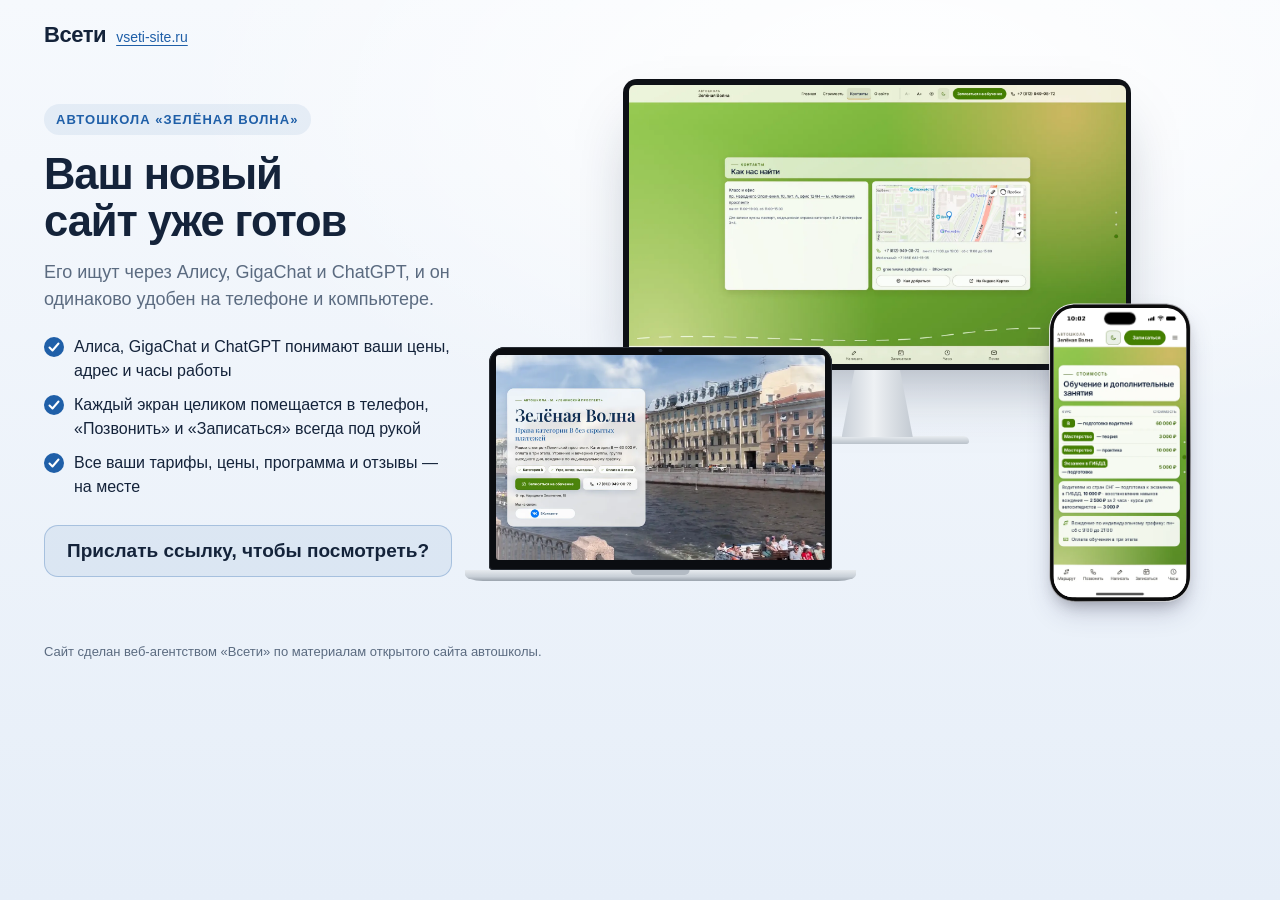
<file: vitrina/index.html>
<!doctype html>
<html lang="ru">
<head>
<meta charset="utf-8">
<meta name="viewport" content="width=device-width, initial-scale=1">
<meta name="robots" content="noindex, nofollow">
<title>Новый сайт автошколы «Зелёная Волна» — веб-агентство «Всети»</title>
<style>
@layer stageshow{:where(.ss-phone){position:relative}.ss-phone{flex-shrink:0;box-shadow:0 calc(var(--ps) * 40) calc(var(--ps) * 80) calc(var(--ps) * -16) #32325d40,0 calc(var(--ps) * 24) calc(var(--ps) * 48) calc(var(--ps) * -24) #0000004d}.ss-phone__glass{height:100%}.ss-phone__window{position:relative;overflow:hidden;isolation:isolate}.ss-phone:is([data-frame=pro],[data-frame=silver],[data-frame=bezel],[data-frame=clay],[data-frame=outline],[data-frame=bare]){--ss-phone-glass: #0b0b0c;--ss-phone-rim: #2c2c2d;--ss-phone-seam: #e0dfdc;--ss-phone-line: var(--ss-text-faint, #9a9a9d);background:none}.ss-phone__bands{position:absolute;inset:0;overflow:visible;pointer-events:none}.ss-phone:is([data-frame=pro],[data-frame=silver],[data-frame=bezel],[data-frame=clay],[data-frame=outline]) .ss-phone__glass{position:relative}.ss-phone[data-frame=pro]{--ss-phone-band-1: #e3e3e6;--ss-phone-band-2: #9a9ba0;--ss-phone-band-3: #cfd0d4;--ss-phone-band-4: #85868b;--ss-phone-band-5: #c9cacd}.ss-stage[data-theme=dark] .ss-phone[data-frame=pro],.ss-stage[data-theme=glass] .ss-phone[data-frame=pro][data-dark]{--ss-phone-band-1: #5b5c61;--ss-phone-band-2: #2b2c2f;--ss-phone-band-3: #48494d;--ss-phone-band-4: #232427;--ss-phone-band-5: #404145}.ss-phone[data-frame=silver]{--ss-phone-band-1: #f4f4f6;--ss-phone-band-2: #c9cacf;--ss-phone-band-3: #eeeef1;--ss-phone-band-4: #b9babf;--ss-phone-band-5: #e6e6ea}.ss-phone[data-frame=bezel]{--ss-phone-glass: #111113}.ss-phone[data-frame=clay]{--ss-phone-clay-top: color-mix(in srgb, var(--ss-phone-clay, #ecebe8), #fff 45%);--ss-phone-clay-bottom: color-mix(in srgb, var(--ss-phone-clay, #ecebe8), #000 6%);box-shadow:0 calc(var(--ps) * 30) calc(var(--ps) * 60) calc(var(--ps) * -12) #32325d33,0 calc(var(--ps) * 16) calc(var(--ps) * 32) calc(var(--ps) * -16) #00000029}.ss-stage[data-theme=dark] .ss-phone[data-frame=clay]{--ss-phone-clay-top: color-mix(in srgb, var(--ss-phone-clay, #2a2a2e), #fff 6%);--ss-phone-clay-bottom: var(--ss-phone-clay, #2a2a2e);--ss-phone-seam: #333338}.ss-phone[data-frame=outline]{box-shadow:none}.ss-stage[data-theme=blueprint] .ss-phone[data-frame=outline]{--ss-phone-line: var(--ss-line)}.ss-phone:not([data-frame=android],[data-frame=soft]) .ss-phone__status{height:62px;padding:0}.ss-phone:not([data-frame=android],[data-frame=soft]) .ss-phone__time{position:absolute;top:21.5px;left:0;width:138.5px;line-height:22px;text-align:center}.ss-phone:not([data-frame=android],[data-frame=soft]) .ss-phone__glyphs{position:absolute;top:25.33px;left:285.25px;align-items:flex-start;gap:8px}.ss-phone:not([data-frame=android],[data-frame=soft]) .ss-phone__signal{margin-top:1px}.ss-phone:not([data-frame=android],[data-frame=soft]) .ss-phone__battery{margin-top:.33px}.ss-phone[data-frame=photo]{position:relative;background:none}.ss-phone__photo{position:absolute;z-index:4;background:var(--ss-phone-photo-light, none) center / 100% 100% no-repeat;pointer-events:none}.ss-stage[data-theme=dark] .ss-phone__photo,.ss-phone[data-dark] .ss-phone__photo{background-image:var(--ss-phone-photo-dark, var(--ss-phone-photo-light, none))}.ss-phone[data-frame=android]{background:linear-gradient(150deg,#3a3b3f,#1d1e21 40%,#2f3034 70%,#1a1b1e)}.ss-phone[data-frame=android] .ss-phone__glass{background:#050505}.ss-phone[data-frame=android] .ss-phone__island{top:14px;width:24px;height:24px;border-radius:50%}.ss-phone[data-frame=android] .ss-phone__status{height:48px;padding:0 26px}.ss-phone[data-frame=android] .ss-phone__time{font-family:system-ui,sans-serif;font-size:15px;font-weight:500}.ss-phone[data-frame=android] .ss-phone__content[data-status]{padding-top:48px}.ss-phone[data-frame=android] .ss-phone__home{width:108px;height:4px}.ss-phone[data-frame=soft]{box-shadow:0 0 0 calc(var(--ps) * 1.5) #0a25400d,0 calc(var(--ps) * 30) calc(var(--ps) * 60) calc(var(--ps) * -12) #32325d2e,0 calc(var(--ps) * 18) calc(var(--ps) * 36) calc(var(--ps) * -18) #0000001f}.ss-phone[data-frame=soft] .ss-phone__glass{background:#f6f9fc;box-shadow:inset 0 calc(var(--ps) * -2.9) calc(var(--ps) * 7.2) #0a254038}.ss-stage[data-theme=dark] .ss-phone[data-frame=soft] .ss-phone__glass{background:#1c2433;box-shadow:inset 0 calc(var(--ps) * -2.9) calc(var(--ps) * 7.2) #00000073}.ss-phone__screen{--pt: 1px;position:absolute;top:0;left:0;display:flex;flex-direction:column;overflow:hidden;background:#fff;color:#000;font-family:-apple-system,system-ui,sans-serif;font-size:15px;letter-spacing:-.015em;transform-origin:0 0;-webkit-font-smoothing:antialiased}.ss-phone[data-dark] .ss-phone__screen{background:#000;color:#fff}.ss-phone__status{position:absolute;top:0;right:0;left:0;z-index:2;display:flex;align-items:center;justify-content:space-between;height:54px;padding:0 34px 0 52px;transition:color .3s ease;will-change:transform}.ss-phone__time{font-family:SF Pro Text,-apple-system,system-ui,sans-serif;font-variation-settings:"opsz" 17;font-size:17.67px;font-weight:590;letter-spacing:0}.ss-phone__island{position:absolute;top:var(--ss-island-top, 14px);left:50%;z-index:3;width:var(--ss-island-w, 95px);height:37px;border-radius:18.5px;background:#000;transform:translate(-50%)}.ss-phone__glyphs{display:flex;align-items:center;gap:8px}.ss-phone__glyph{display:block}.ss-phone__content{position:relative;flex:1;min-height:0}.ss-phone__content[data-status]{padding-top:62px}.ss-phone__content:not([data-status]){padding-top:44px}.ss-phone[data-frame=bare] .ss-phone__content{padding-right:8px;padding-left:8px}.ss-phone__home{position:absolute;bottom:8px;left:50%;z-index:2;width:144px;height:5px;border-radius:2.5px;background:currentColor;transform:translate(-50%);transition:color .3s ease;will-change:transform}.ss-lock{position:absolute;inset:0;color:#fff;text-align:center}.ss-lock__date{margin-top:66px;font-size:22px;font-weight:600;letter-spacing:-.01em;opacity:.85}.ss-lock__clock{margin-top:-4px;font-size:112px;font-weight:700;line-height:1;letter-spacing:-.035em;font-variant-numeric:tabular-nums;opacity:.92}.ss-lock__stack{position:absolute;right:0;bottom:118px;left:0;display:flex;flex-direction:column;gap:8px;text-align:left}.ss-lock__stack[data-at=top]{top:290px;bottom:auto}.ss-lock__controls{position:absolute;right:46px;bottom:48px;left:46px;display:flex;justify-content:space-between}.ss-lock__control{display:grid;place-items:center;width:50px;height:50px;border-radius:50%;background:#0a0c1842;backdrop-filter:blur(24px) saturate(1.3);color:#fff}.ss-notification{display:flex;align-items:center;gap:13px;margin:0 18px;padding:14px 17px 14px 14px;border-radius:23px;background:#fcfcfdc2;backdrop-filter:blur(30px) saturate(1.25);box-shadow:0 4px 24px #0000000f;color:#000;text-align:left}.ss-notification[data-banner]{position:absolute;top:56px;right:0;left:0;z-index:2;animation:ss-banner-in .52s cubic-bezier(.2,.9,.25,1) both}@keyframes ss-banner-in{0%{transform:translateY(-110px)}}.ss-notification__icon{display:grid;flex-shrink:0;place-items:center;width:38px;height:38px;overflow:hidden;border-radius:9px;background:var(--ss-accent);color:#fff}.ss-notification__icon:has(>img){background:none}.ss-notification__icon>img{display:block;width:100%;height:100%}.ss-notification__text{display:flex;flex:1;flex-direction:column;min-width:0;font-size:15px;line-height:18px;letter-spacing:-.016em}.ss-notification__head{display:flex;align-items:baseline;gap:8px}.ss-notification__title{flex:1;min-width:0;overflow:hidden;font-weight:600;white-space:nowrap;text-overflow:ellipsis}.ss-notification__time{flex-shrink:0;font-size:12px;letter-spacing:-.005em;color:#3c3c4399}.ss-notification__body{display:-webkit-box;overflow:hidden;-webkit-line-clamp:3;-webkit-box-orient:vertical}.ss-lock[data-size=satellite] .ss-lock__stack{top:232px;bottom:auto}.ss-lock[data-size=satellite][data-clock=off] .ss-lock__stack{top:74px}.ss-notification{will-change:transform}.ss-phone:not([data-dark]) .ss-notification{background:#ffffffeb;box-shadow:0 0 0 .5px #00000014,0 8px 24px #0000001f}.ss-phone__time-bar{display:inline-block;width:30px;height:7px;border-radius:4px;background:currentColor;opacity:.5}}
:root{--ink:#14233a;--muted:#5b6b80;--accent:#1f5fa8;--sand:#ffc94d;--bg1:#f6f9fd;--bg2:#e6eef8}
*{box-sizing:border-box}
html,body{margin:0}
body{font:16px/1.5 -apple-system,"Segoe UI",Roboto,Arial,sans-serif;color:var(--ink);background:radial-gradient(1200px 600px at 70% 10%,#ffffff 0,rgba(255,255,255,0) 60%),linear-gradient(180deg,var(--bg1),var(--bg2));min-height:100vh}
a{color:inherit}
.top{display:flex;align-items:center;justify-content:space-between;max-width:1240px;margin:0 auto;padding:18px 24px}
.brand{display:flex;align-items:baseline;gap:10px;text-decoration:none}
.brand b{font-size:22px;letter-spacing:-.02em}
.brand span{font-size:14px;color:var(--accent);text-decoration:underline;text-underline-offset:3px}
.hero{max-width:1240px;margin:0 auto;padding:10px 24px 40px;display:grid;grid-template-columns:minmax(0,.82fr) minmax(0,1.5fr);gap:36px;align-items:center}
.eyebrow{display:inline-block;font-size:13px;font-weight:600;letter-spacing:.08em;text-transform:uppercase;color:var(--accent);background:rgba(31,95,168,.08);padding:6px 12px;border-radius:999px}
h1{text-wrap:balance;font-size:clamp(30px,3.4vw,48px);line-height:1.08;letter-spacing:-.025em;margin:16px 0 14px}
.lead{font-size:18px;color:var(--muted);margin:0 0 22px;max-width:30em}
.pts{list-style:none;padding:0;margin:0 0 26px;display:grid;gap:10px}
.pts li{display:flex;gap:10px;align-items:flex-start}
.pts li::before{content:"";flex:none;width:20px;height:20px;margin-top:2px;border-radius:50%;background:var(--accent) url("data:image/svg+xml,%3Csvg xmlns='http://www.w3.org/2000/svg' viewBox='0 0 20 20'%3E%3Cpath d='M5.5 10.5l3 3 6-7' fill='none' stroke='%23fff' stroke-width='2' stroke-linecap='round' stroke-linejoin='round'/%3E%3C/svg%3E") center/100% no-repeat}
.cta{display:flex;flex-wrap:wrap;gap:14px;align-items:center}
.btn{display:inline-flex;align-items:center;gap:8px;min-height:52px;padding:0 26px;border-radius:14px;background:var(--accent);color:#fff;font-weight:600;text-decoration:none;box-shadow:0 10px 24px rgba(31,95,168,.28)}
.btn:hover{background:#174a86}
.ask{margin:0;display:inline-flex;align-items:center;min-height:52px;padding:12px 22px;line-height:1.3;border-radius:14px;background:rgba(31,95,168,.08);border:1.5px solid rgba(31,95,168,.28);color:var(--ink);font-size:19px;font-weight:600}
/* сцена с устройствами */
.stage{position:relative;width:100%;aspect-ratio:16/11.2}
.dv{position:absolute}
.dv img{display:block;width:100%;height:100%;object-fit:cover;object-position:center top}
.mon .scr img,.lap .scr img{height:auto}
.mon{left:18%;top:0;width:68%}
.mon .scr{padding:1.1%;background:#0e1116;border-radius:14px;box-shadow:0 30px 60px -20px rgba(20,35,58,.35)}
.mon .scr img{border-radius:6px}
.mon .neck{width:14%;aspect-ratio:1/.95;margin:0 auto;background:linear-gradient(90deg,#c9d0d8,#eef1f4 45%,#c3cad2);clip-path:polygon(18% 0,82% 0,100% 100%,0 100%)}
.mon .foot{width:36%;aspect-ratio:36/1.5;margin:-1px auto 0;border-radius:6px 6px 3px 3px;background:linear-gradient(180deg,#e9edf1,#b9c1ca);box-shadow:0 12px 20px -8px rgba(20,35,58,.4)}
.lap{left:0;bottom:4%;width:46%}
.lap .scr{padding:2.2% 2.2% 3%;background:#0b0d11;border-radius:16px 16px 4px 4px;position:relative;box-shadow:0 0 0 1px #2a2f37 inset}
.lap .scr::before{content:"";position:absolute;top:1%;left:50%;width:.9%;aspect-ratio:1;border-radius:50%;background:#2b3442;transform:translateX(-50%)}
.lap .scr img{border-radius:3px}
.lap .base{position:relative;height:0;padding-bottom:3.2%;margin:0 -7%;background:linear-gradient(180deg,#e7ebef 0,#c8cfd7 60%,#9aa3ad 100%);border-radius:0 0 18px 18px/0 0 60% 60%;box-shadow:0 22px 30px -14px rgba(20,35,58,.45)}
.lap .base::after{content:"";position:absolute;top:0;left:50%;width:15%;height:40%;transform:translateX(-50%);background:#b3bbc4;border-radius:0 0 8px 8px}
.tab{right:1.5%;bottom:3%;width:23%}
.tab .scr{aspect-ratio:820/1180;padding:4.5%;background:#121419;border-radius:22px;box-shadow:0 0 0 2px #c7ced6,0 28px 50px -18px rgba(20,35,58,.45)}
.tab .scr img{border-radius:10px}
.ph{right:6%;bottom:0;width:340px;transform-origin:100% 100%}
.ph-shot{display:block;width:100%;height:auto}
.note{max-width:1240px;margin:0 auto;padding:0 24px 34px;color:var(--muted);font-size:13px}
@media (max-width:600px){
  .stage{aspect-ratio:16/9.8}
  .mon{display:none}
  .lap{left:6%;width:64%;bottom:6%}
  .ph{right:5%}
}
@media (max-width:900px){
  .hero{grid-template-columns:1fr;gap:26px;padding-top:0}
  .stage{order:-1}
  .lead{font-size:16.5px}
}
</style>
</head>
<body>
<header class="top"><a class="brand" href="https://vseti-site.ru/" target="_blank" rel="noopener"><b>Всети</b><span>vseti-site.ru</span></a></header>
<main class="hero">
  <div class="txt">
    <span class="eyebrow">Автошкола «Зелёная Волна»</span>
    <h1>Ваш новый сайт уже готов</h1>
    <p class="lead">Его ищут через Алису, GigaChat и ChatGPT, и он одинаково удобен на телефоне и компьютере.</p>
    <ul class="pts">
      <li>Алиса, GigaChat и ChatGPT понимают ваши цены, адрес и часы работы</li>
      <li>Каждый экран целиком помещается в телефон, «Позвонить» и «Записаться» всегда под рукой</li>
      <li>Все ваши тарифы, цены, программа и отзывы — на месте</li>
    </ul>
    <div class="cta">
      <p class="ask">Прислать ссылку, чтобы посмотреть?</p>
    </div>
  </div>
  <div class="stage" id="stage" aria-label="Новый сайт на компьютере, ноутбуке и телефоне">
    <div class="dv mon"><div class="scr"><img src="img/monitor.webp?v=2" alt="" width="1600" height="900"></div><div class="neck"></div><div class="foot"></div></div>
    <div class="dv lap"><div class="scr"><img src="img/laptop.webp?v=2" alt="" width="1280" height="800"></div><div class="base"></div></div>
    <div class="dv ph" id="ph"><div class="ss-phone z-phone" data-frame="pro" style="width: 340px; height: 714.953px; padding: 2.38318px; border-radius: 61.1682px; --ps: 0.794392523364486px;"><svg class="ss-phone__bands" width="100%" height="100%" aria-hidden="true"><defs><linearGradient id="ph-band" x1="0.2" y1="0" x2="0.8" y2="1"><stop offset="0" style="stop-color: var(--ss-phone-band-1);"></stop><stop offset="0.22" style="stop-color: var(--ss-phone-band-2);"></stop><stop offset="0.48" style="stop-color: var(--ss-phone-band-3);"></stop><stop offset="0.74" style="stop-color: var(--ss-phone-band-4);"></stop><stop offset="1" style="stop-color: var(--ss-phone-band-5);"></stop></linearGradient><linearGradient id="ph-clay" x1="0" y1="0" x2="0" y2="1"><stop offset="0" style="stop-color: var(--ss-phone-clay-top);"></stop><stop offset="1" style="stop-color: var(--ss-phone-clay-bottom);"></stop></linearGradient></defs><g transform="translate(10.327102803738317 10.327102803738317)" stroke-linejoin="round"><path d="M262.94 0.00L267.09 0.06L270.49 0.24L273.65 0.53L276.65 0.94L279.51 1.47L282.27 2.11L284.93 2.87L287.50 3.74L289.97 4.72L292.36 5.81L294.65 7.02L296.85 8.33L298.96 9.75L300.98 11.27L302.90 12.90L304.72 14.62L306.45 16.45L308.08 18.37L309.60 20.38L311.02 22.49L312.33 24.70L313.53 26.99L314.63 29.37L315.61 31.85L316.48 34.41L317.24 37.07L317.88 39.83L318.41 42.70L318.82 45.69L319.11 48.85L319.29 52.25L319.35 56.40L319.35 637.90L319.29 642.04L319.11 645.45L318.82 648.60L318.41 651.60L317.88 654.47L317.24 657.23L316.48 659.89L315.61 662.45L314.63 664.92L313.53 667.31L312.33 669.60L311.02 671.80L309.60 673.91L308.08 675.93L306.45 677.85L304.72 679.68L302.90 681.40L300.98 683.03L298.96 684.55L296.85 685.97L294.65 687.28L292.36 688.49L289.97 689.58L287.50 690.56L284.93 691.43L282.27 692.19L279.51 692.83L276.65 693.36L273.65 693.77L270.49 694.06L267.09 694.24L262.94 694.30L56.40 694.30L52.25 694.24L48.85 694.06L45.69 693.77L42.70 693.36L39.83 692.83L37.07 692.19L34.41 691.43L31.85 690.56L29.37 689.58L26.99 688.49L24.70 687.28L22.49 685.97L20.38 684.55L18.37 683.03L16.45 681.40L14.62 679.68L12.90 677.85L11.27 675.93L9.75 673.91L8.33 671.80L7.02 669.60L5.81 667.31L4.72 664.92L3.74 662.45L2.87 659.89L2.11 657.23L1.47 654.47L0.94 651.60L0.53 648.60L0.24 645.45L0.06 642.04L0.00 637.90L0.00 56.40L0.06 52.25L0.24 48.85L0.53 45.69L0.94 42.70L1.47 39.83L2.11 37.07L2.87 34.41L3.74 31.85L4.72 29.37L5.81 26.99L7.02 24.70L8.33 22.49L9.75 20.38L11.27 18.37L12.90 16.45L14.62 14.62L16.45 12.90L18.37 11.27L20.38 9.75L22.49 8.33L24.70 7.02L26.99 5.81L29.37 4.72L31.85 3.74L34.41 2.87L37.07 2.11L39.83 1.47L42.70 0.94L45.69 0.53L48.85 0.24L52.25 0.06L56.40 0.00Z" fill="none" stroke-width="20.654205607476634" stroke="url(#ph-band)"></path><path d="M262.94 0.00L267.09 0.06L270.49 0.24L273.65 0.53L276.65 0.94L279.51 1.47L282.27 2.11L284.93 2.87L287.50 3.74L289.97 4.72L292.36 5.81L294.65 7.02L296.85 8.33L298.96 9.75L300.98 11.27L302.90 12.90L304.72 14.62L306.45 16.45L308.08 18.37L309.60 20.38L311.02 22.49L312.33 24.70L313.53 26.99L314.63 29.37L315.61 31.85L316.48 34.41L317.24 37.07L317.88 39.83L318.41 42.70L318.82 45.69L319.11 48.85L319.29 52.25L319.35 56.40L319.35 637.90L319.29 642.04L319.11 645.45L318.82 648.60L318.41 651.60L317.88 654.47L317.24 657.23L316.48 659.89L315.61 662.45L314.63 664.92L313.53 667.31L312.33 669.60L311.02 671.80L309.60 673.91L308.08 675.93L306.45 677.85L304.72 679.68L302.90 681.40L300.98 683.03L298.96 684.55L296.85 685.97L294.65 687.28L292.36 688.49L289.97 689.58L287.50 690.56L284.93 691.43L282.27 692.19L279.51 692.83L276.65 693.36L273.65 693.77L270.49 694.06L267.09 694.24L262.94 694.30L56.40 694.30L52.25 694.24L48.85 694.06L45.69 693.77L42.70 693.36L39.83 692.83L37.07 692.19L34.41 691.43L31.85 690.56L29.37 689.58L26.99 688.49L24.70 687.28L22.49 685.97L20.38 684.55L18.37 683.03L16.45 681.40L14.62 679.68L12.90 677.85L11.27 675.93L9.75 673.91L8.33 671.80L7.02 669.60L5.81 667.31L4.72 664.92L3.74 662.45L2.87 659.89L2.11 657.23L1.47 654.47L0.94 651.60L0.53 648.60L0.24 645.45L0.06 642.04L0.00 637.90L0.00 56.40L0.06 52.25L0.24 48.85L0.53 45.69L0.94 42.70L1.47 39.83L2.11 37.07L2.87 34.41L3.74 31.85L4.72 29.37L5.81 26.99L7.02 24.70L8.33 22.49L9.75 20.38L11.27 18.37L12.90 16.45L14.62 14.62L16.45 12.90L18.37 11.27L20.38 9.75L22.49 8.33L24.70 7.02L26.99 5.81L29.37 4.72L31.85 3.74L34.41 2.87L37.07 2.11L39.83 1.47L42.70 0.94L45.69 0.53L48.85 0.24L52.25 0.06L56.40 0.00Z" fill="none" stroke-width="15.88785046728972" style="stroke: var(--ss-phone-rim);"></path><path d="M262.94 0.00L267.09 0.06L270.49 0.24L273.65 0.53L276.65 0.94L279.51 1.47L282.27 2.11L284.93 2.87L287.50 3.74L289.97 4.72L292.36 5.81L294.65 7.02L296.85 8.33L298.96 9.75L300.98 11.27L302.90 12.90L304.72 14.62L306.45 16.45L308.08 18.37L309.60 20.38L311.02 22.49L312.33 24.70L313.53 26.99L314.63 29.37L315.61 31.85L316.48 34.41L317.24 37.07L317.88 39.83L318.41 42.70L318.82 45.69L319.11 48.85L319.29 52.25L319.35 56.40L319.35 637.90L319.29 642.04L319.11 645.45L318.82 648.60L318.41 651.60L317.88 654.47L317.24 657.23L316.48 659.89L315.61 662.45L314.63 664.92L313.53 667.31L312.33 669.60L311.02 671.80L309.60 673.91L308.08 675.93L306.45 677.85L304.72 679.68L302.90 681.40L300.98 683.03L298.96 684.55L296.85 685.97L294.65 687.28L292.36 688.49L289.97 689.58L287.50 690.56L284.93 691.43L282.27 692.19L279.51 692.83L276.65 693.36L273.65 693.77L270.49 694.06L267.09 694.24L262.94 694.30L56.40 694.30L52.25 694.24L48.85 694.06L45.69 693.77L42.70 693.36L39.83 692.83L37.07 692.19L34.41 691.43L31.85 690.56L29.37 689.58L26.99 688.49L24.70 687.28L22.49 685.97L20.38 684.55L18.37 683.03L16.45 681.40L14.62 679.68L12.90 677.85L11.27 675.93L9.75 673.91L8.33 671.80L7.02 669.60L5.81 667.31L4.72 664.92L3.74 662.45L2.87 659.89L2.11 657.23L1.47 654.47L0.94 651.60L0.53 648.60L0.24 645.45L0.06 642.04L0.00 637.90L0.00 56.40L0.06 52.25L0.24 48.85L0.53 45.69L0.94 42.70L1.47 39.83L2.11 37.07L2.87 34.41L3.74 31.85L4.72 29.37L5.81 26.99L7.02 24.70L8.33 22.49L9.75 20.38L11.27 18.37L12.90 16.45L14.62 14.62L16.45 12.90L18.37 11.27L20.38 9.75L22.49 8.33L24.70 7.02L26.99 5.81L29.37 4.72L31.85 3.74L34.41 2.87L37.07 2.11L39.83 1.47L42.70 0.94L45.69 0.53L48.85 0.24L52.25 0.06L56.40 0.00Z" fill="none" stroke-width="14.69626168224299" style="stroke: var(--ss-phone-glass);"></path></g></svg><div class="ss-phone__glass" style="padding: 7.94393px; border-radius: 58.785px;"><div class="ss-phone__window" style="width: 319.346px; height: 694.299px; clip-path: path(&quot;M 262.94 0 L 267.09 0.06 L 270.49 0.24 L 273.65 0.53 L 276.65 0.94 L 279.51 1.47 L 282.27 2.11 L 284.93 2.87 L 287.5 3.74 L 289.97 4.72 L 292.36 5.81 L 294.65 7.02 L 296.85 8.33 L 298.96 9.75 L 300.98 11.27 L 302.9 12.9 L 304.72 14.62 L 306.45 16.45 L 308.08 18.37 L 309.6 20.38 L 311.02 22.49 L 312.33 24.7 L 313.53 26.99 L 314.63 29.37 L 315.61 31.85 L 316.48 34.41 L 317.24 37.07 L 317.88 39.83 L 318.41 42.7 L 318.82 45.69 L 319.11 48.85 L 319.29 52.25 L 319.35 56.4 L 319.35 637.9 L 319.29 642.04 L 319.11 645.45 L 318.82 648.6 L 318.41 651.6 L 317.88 654.47 L 317.24 657.23 L 316.48 659.89 L 315.61 662.45 L 314.63 664.92 L 313.53 667.31 L 312.33 669.6 L 311.02 671.8 L 309.6 673.91 L 308.08 675.93 L 306.45 677.85 L 304.72 679.68 L 302.9 681.4 L 300.98 683.03 L 298.96 684.55 L 296.85 685.97 L 294.65 687.28 L 292.36 688.49 L 289.97 689.58 L 287.5 690.56 L 284.93 691.43 L 282.27 692.19 L 279.51 692.83 L 276.65 693.36 L 273.65 693.77 L 270.49 694.06 L 267.09 694.24 L 262.94 694.3 L 56.4 694.3 L 52.25 694.24 L 48.85 694.06 L 45.69 693.77 L 42.7 693.36 L 39.83 692.83 L 37.07 692.19 L 34.41 691.43 L 31.85 690.56 L 29.37 689.58 L 26.99 688.49 L 24.7 687.28 L 22.49 685.97 L 20.38 684.55 L 18.37 683.03 L 16.45 681.4 L 14.62 679.68 L 12.9 677.85 L 11.27 675.93 L 9.75 673.91 L 8.33 671.8 L 7.02 669.6 L 5.81 667.31 L 4.72 664.92 L 3.74 662.45 L 2.87 659.89 L 2.11 657.23 L 1.47 654.47 L 0.94 651.6 L 0.53 648.6 L 0.24 645.45 L 0.06 642.04 L 0 637.9 L 0 56.4 L 0.06 52.25 L 0.24 48.85 L 0.53 45.69 L 0.94 42.7 L 1.47 39.83 L 2.11 37.07 L 2.87 34.41 L 3.74 31.85 L 4.72 29.37 L 5.81 26.99 L 7.02 24.7 L 8.33 22.49 L 9.75 20.38 L 11.27 18.37 L 12.9 16.45 L 14.62 14.62 L 16.45 12.9 L 18.37 11.27 L 20.38 9.75 L 22.49 8.33 L 24.7 7.02 L 26.99 5.81 L 29.37 4.72 L 31.85 3.74 L 34.41 2.87 L 37.07 2.11 L 39.83 1.47 L 42.7 0.94 L 45.69 0.53 L 48.85 0.24 L 52.25 0.06 L 56.4 0 Z&quot;);"><div class="ss-phone__screen" style="width: 402px; height: 874px; transform: scale(0.794393); --ss-screen-r: 64px;"><div class="ss-phone__status"><span class="ss-phone__time">10:02</span><span class="ss-phone__glyphs"><svg viewBox="0 0 20.33 13.67" width="20.33" height="13.67" class="ss-phone__glyph ss-phone__signal"><rect x="0" y="7.34" width="3.333" height="6.33" rx="1.667" fill="currentColor"></rect><rect x="5.667" y="5" width="3.333" height="8.67" rx="1.667" fill="currentColor"></rect><rect x="11.334" y="2.67" width="3.333" height="11" rx="1.667" fill="currentColor"></rect><rect x="17.000999999999998" y="0" width="3.333" height="13.67" rx="1.667" fill="currentColor"></rect></svg><svg viewBox="0 0 19.33 14.33" width="19.33" height="14.33" class="ss-phone__glyph ss-phone__wifi"><path fill-rule="evenodd" fill="currentColor" d="M0.415933 5.54283C0.902185 6.04412 1.66017 5.95818 2.27513 5.41393C4.30595 3.58064 6.83731 2.63535 9.66901 2.63535C12.5007 2.63535 15.0464 3.60928 17.0629 5.41393C17.6636 5.97251 18.4215 6.0298 18.9221 5.54283C19.4226 5.02722 19.4942 4.2538 18.9793 3.70954C16.8341 1.51819 13.3302 0 9.66901 0C6.00783 0 2.48965 1.53251 0.358727 3.72387C-0.156127 4.2538 -0.0989213 5.02722 0.415933 5.55715L0.415933 5.54283ZM3.94841 9.13779C4.50617 9.68205 5.22124 9.62476 5.85051 9.10915C6.88022 8.29276 8.25316 7.73418 9.66901 7.7485C11.0706 7.7485 12.4435 8.29276 13.4875 9.12347C14.1168 9.63908 14.8605 9.66773 15.4039 9.12347C15.9331 8.57921 16.0189 7.7485 15.4611 7.23289C14.0739 5.98683 11.9859 5.11315 9.68332 5.11315C7.38077 5.11315 5.27845 5.98683 3.9055 7.23289C3.41925 7.69121 3.31914 8.47896 3.96271 9.13779L3.94841 9.13779ZM8.72511 13.8929C9.34008 14.4801 9.98365 14.4801 10.5986 13.8929L11.757 12.7757C12.372 12.1742 12.5007 11.4151 11.7999 10.8995C11.2136 10.4841 10.4699 10.212 9.66901 10.212C8.86813 10.212 8.11015 10.4841 7.53809 10.9138C6.83731 11.4151 6.98033 12.1885 7.59529 12.7757L8.73942 13.8929L8.72511 13.8929Z"></path></svg><svg viewBox="0 0 29.33 13.67" width="29.33" height="13.67" class="ss-phone__glyph ss-phone__battery"><path fill="currentColor" d="M0 6.4C0 4.15979 0 3.03969 0.435974 2.18404C0.819467 1.43139 1.43139 0.819467 2.18404 0.435974C3.03969 0 4.15979 0 6.4 0L19.933 0C22.1732 0 23.2933 0 24.149 0.435974C24.9016 0.819467 25.5135 1.43139 25.897 2.18404C26.333 3.03969 26.333 4.15979 26.333 6.4L26.333 7.26666C26.333 9.50687 26.333 10.627 25.897 11.4826C25.5135 12.2353 24.9016 12.8472 24.149 13.2307C23.2933 13.6667 22.1732 13.6667 19.933 13.6667L6.4 13.6667C4.15979 13.6667 3.03969 13.6667 2.18404 13.2307C1.43139 12.8472 0.819467 12.2353 0.435974 11.4826C0 10.627 0 9.50687 0 7.26666L0 6.4Z"></path><path fill-rule="evenodd" fill="currentColor" transform="translate(27.33 4.33)" d="M0 0L0 5C0.601505 4.8625 2 3.75 2 2.5C2 1.25 0.601505 0.1375 0 0Z"></path></svg></span></div><span class="ss-phone__island"></span><div class="ss-phone__content" data-status="true"><img class="ph-shot" src="img/phone.webp?v=2" alt="Новый сайт автошколы «Зелёная Волна» на телефоне" width="393" height="794"></div><span class="ss-phone__home"></span></div></div></div></div></div>
  </div>
</main>
<p class="note">Сайт сделан веб-агентством «Всети» по материалам открытого сайта автошколы.</p>
<script>
(function(){var st=document.getElementById('stage'),ph=document.getElementById('ph');
function fit(){var k=st.clientWidth*(innerWidth<=600?0.27:0.19)/340;ph.style.transform='scale('+k+')';}
fit();addEventListener('resize',fit);})();
</script>
</body>
</html>
</file>
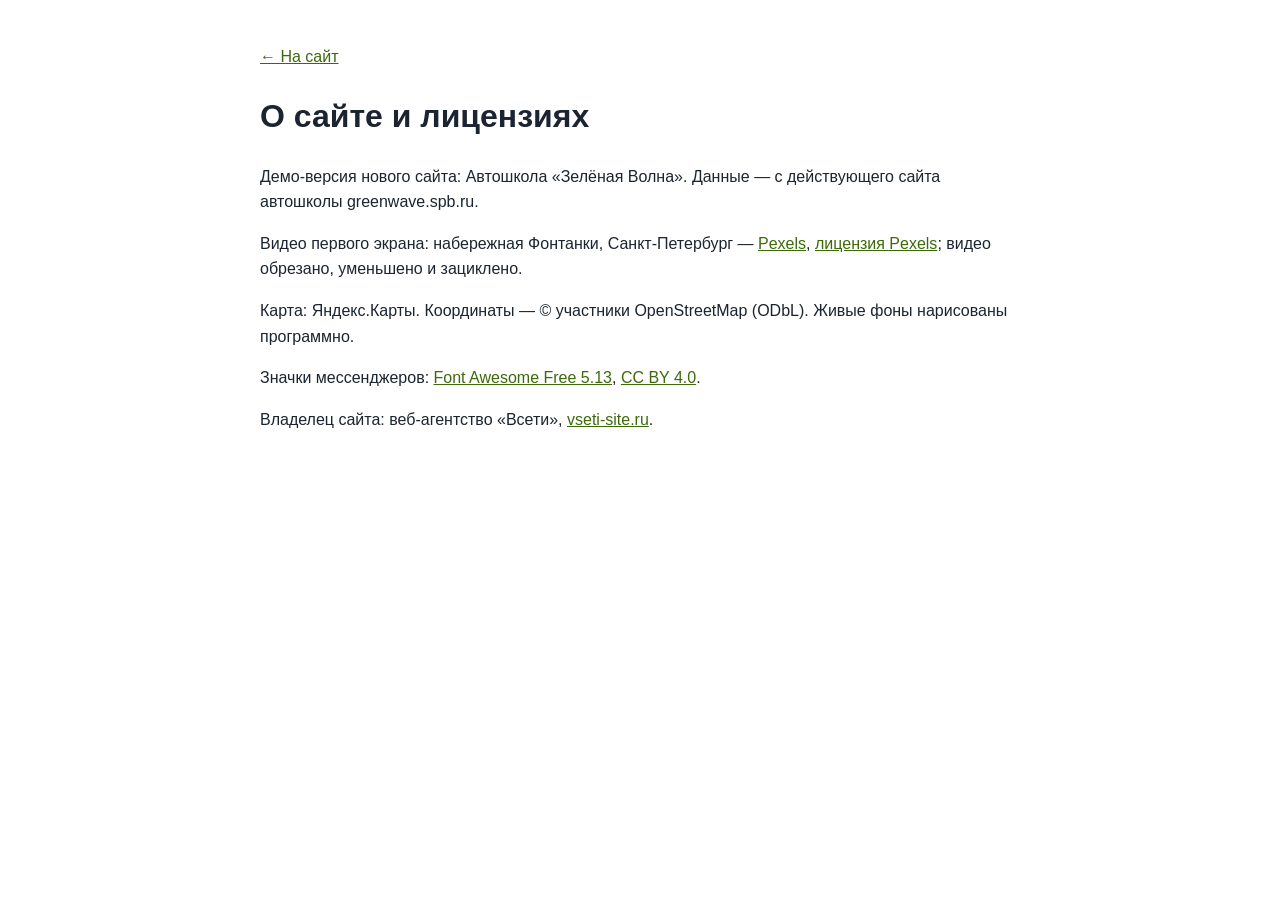
<file: credits.html>
<!doctype html><html lang="ru"><head><meta charset="utf-8"><meta name="viewport" content="width=device-width,initial-scale=1"><meta name="robots" content="noindex"><title>О сайте — Автошкола «Зелёная Волна»</title>
<style>body{font:16px/1.6 Inter,Arial,sans-serif;max-width:760px;margin:0 auto;padding:28px 18px;color:#1b2430}a{color:#3c6a0a}</style></head><body>
<p><a href="./">← На сайт</a></p><h1>О сайте и лицензиях</h1>
<p>Демо-версия нового сайта: Автошкола «Зелёная Волна». Данные — с действующего сайта автошколы greenwave.spb.ru.</p>
<p>Видео первого экрана: набережная Фонтанки, Санкт-Петербург — <a href="https://www.pexels.com/video/33130485/" target="_blank" rel="noopener">Pexels</a>, <a href="https://www.pexels.com/license/" target="_blank" rel="noopener">лицензия Pexels</a>; видео обрезано, уменьшено и зациклено.</p>
<p>Карта: Яндекс.Карты. Координаты — © участники OpenStreetMap (ODbL). Живые фоны нарисованы программно.</p>
<p>Значки мессенджеров: <a href="https://fontawesome.com" target="_blank" rel="noopener">Font Awesome Free 5.13</a>, <a href="https://creativecommons.org/licenses/by/4.0/" target="_blank" rel="noopener">CC BY 4.0</a>.</p>
<p>Владелец сайта: веб-агентство «Всети», <a href="https://vseti-site.ru" target="_blank" rel="noopener">vseti-site.ru</a>.</p>
</body></html>
</file>
<file: css/etalon.css>
/* ==========================================================================
   Эталон нотариуса. Общий слой поверх встроенных стилей index.html:
   видео-первый экран, «жидкое стекло», интерьеры на фоне экранов,
   шапка и нижняя панель со второго экрана, карточки Spotlight Card.
   ========================================================================== */

/* плавное проявление подсветки рамки (Chrome/Safari/Firefox новых версий) */
@property --hl{syntax:'<number>';inherits:true;initial-value:0}

:root{
  --glass:rgba(0,0,0,.4);
  --glass-blur:4px;
  --spot:255,196,108;          /* тёплый янтарь под интерьеры */
  --spring:cubic-bezier(.2,.9,.3,1.35);
}

/* ---------- светлый текст на тёмном стекле для всего, что лежит на фото ---------- */
.sec:not(.sec-hero),.hdr,.bar,.mmenu{
  --card:rgba(0,0,0,.4); --card-rgb:0,0,0;
  --text:#fff; --muted:rgba(255,255,255,.84);
  --line:rgba(255,255,255,.3); --line2:rgba(255,255,255,.2);
  --accent:#ecd9ac; --accent-d:#f6e9c8; --accent-l:#d3bc8a; --accent-soft:rgba(255,255,255,.13);
  --bg:rgba(0,0,0,.3); --bg2:transparent; --bg3:rgba(255,255,255,.13);
  --on-accent:#1d170b;
  --shadow:0 1px 12px rgba(0,0,0,.35); --shadow-lg:0 18px 50px rgba(0,0,0,.5);
  --ok:#8fe3a8; --bad:#ff9f96;
  color:#fff;
}
.sec:not(.sec-hero){background:#2b2319}
.sec:not(.sec-hero) .sec-scroll{
  position:relative;z-index:1;
  padding-top:calc(var(--hdr-h) / var(--zc,1) + 12px);padding-bottom:calc(var(--bar-h) + 12px);
  text-shadow:0 1px 2px rgba(0,0,0,.45)
}
.sec:not(.sec-hero) :is(input,select,textarea,button.btn,.btn){text-shadow:none}

/* ---------- фон экранов: интерьеры, затемнение ровно 50% ---------- */
.sec-bg{position:absolute;inset:0;z-index:0;overflow:hidden;pointer-events:none;background:#2b2319}
.sec-bg picture{display:block;width:100%;height:100%}
.sec-bg img{display:block;width:100%;height:100%;object-fit:cover;opacity:0;transition:opacity .9s ease}
.sec-bg img.ld,html:not(.js) .sec-bg img{opacity:1}
.sec-bg::after{content:"";position:absolute;inset:0;background:rgba(0,0,0,.5)}

/* ==========================================================================
   Жидкое стекло
   ========================================================================== */
.glass,
.sec:not(.sec-hero) :is(.sec-head,.svc,.step,.rev,.rsum,.cred,.cbox,.fq,.about-txt,.tf-card,.quote,.ilink,.chips li,.foot,.rate-chip){
  position:relative;isolation:isolate;
  background:var(--glass);
  -webkit-backdrop-filter:blur(var(--glass-blur));backdrop-filter:blur(var(--glass-blur));
  border:0;border-radius:var(--radius);
  box-shadow:0 8px 30px rgba(0,0,0,.14);
}
/* тонкая светлая рамка-градиент; рядом с курсором рамка разгорается (--hl, --x, --y) */
.glass::after,
.sec:not(.sec-hero) :is(.sec-head,.svc,.step,.rev,.rsum,.cred,.cbox,.fq,.about-txt,.tf-card,.quote,.ilink,.chips li,.foot,.rate-chip)::after{
  content:"";position:absolute;inset:0;border-radius:inherit;padding:1.4px;pointer-events:none;z-index:2;
  background:
    radial-gradient(230px circle at var(--x,50%) var(--y,50%),rgba(255,226,160,calc(var(--hl,0)*1)),rgba(var(--spot),calc(var(--hl,0)*.65)) 38%,transparent 72%),
    linear-gradient(160deg,rgba(255,255,255,.58) 0%,rgba(255,255,255,.16) 22%,rgba(255,255,255,0) 44%,rgba(255,255,255,0) 60%,rgba(255,255,255,.16) 82%,rgba(255,255,255,.5) 100%);
  -webkit-mask:linear-gradient(#000 0 0) content-box,linear-gradient(#000 0 0);
  -webkit-mask-composite:xor;mask-composite:exclude;
}
.sec:not(.sec-hero) .sec-head{display:block;width:fit-content;max-width:100%;border-radius:18px;padding:14px 22px 16px;margin-bottom:16px}
.sec:not(.sec-hero) .sec-head .h2{margin-top:8px}
.sec:not(.sec-hero) .sec-head .lead{margin-top:8px}
.sec:not(.sec-hero) .sec-head .demo-note{background:rgba(255,255,255,.1);border-left-color:var(--accent)}

/* ==========================================================================
   Spotlight Card: пятно света под курсором внутри карточки (::before),
   подсветка рамки рядом с курсором (::after выше), «прыжок» scale + тень.
   Позицию --x/--y ставит один общий обработчик pointermove (js/etalon.js).
   ========================================================================== */
.glow{position:relative;isolation:isolate;--hov:1.035}
.glow::before{
  content:"";position:absolute;inset:0;border-radius:inherit;pointer-events:none;z-index:-1;
  background:
    radial-gradient(340px circle at var(--x,50%) var(--y,50%),rgba(var(--spot),.5),rgba(var(--spot),.2) 38%,transparent 72%);
  opacity:0;transition:opacity .35s ease;
}
.glow.lit{--hl:1}
.glow.lit::before{opacity:1}
.glow{transition:scale .38s var(--spring),box-shadow .32s ease,--hl .3s ease}
.glow.rv{transition:opacity .7s ease var(--rvd),translate .7s ease var(--rvd),scale .38s var(--spring),box-shadow .32s ease,--hl .3s ease}
@media (hover:hover) and (pointer:fine){
  .glow:hover{scale:var(--hov);z-index:6;box-shadow:0 24px 54px rgba(0,0,0,.5),0 0 34px rgba(var(--spot),.2)}
}
/* ---------- «Контакты» («Как нас найти»): плашки при наведении и касании загораются жёлтым — яркая рамка и мягкое
   свечение вокруг; размер не меняется (никаких увеличений и сдвигов раскладки), видно в обеих темах ---------- */
:root{--gy-ring:255,208,80;--gy-glow:255,200,64}
html[data-theme="light"]{--gy-ring:232,154,0;--gy-glow:255,186,30}
#contacts .glow{--gy:0 0 0 2.5px rgba(var(--gy-ring),.98),0 0 22px 4px rgba(var(--gy-glow),.66),0 0 58px 14px rgba(var(--gy-glow),.32),0 8px 30px rgba(0,0,0,.14);
  --gy0:0 0 0 0 rgba(var(--gy-ring),0),0 0 0 0 rgba(var(--gy-glow),0),0 0 0 0 rgba(var(--gy-glow),0),0 8px 30px rgba(0,0,0,.14)}
@media (hover:hover) and (pointer:fine){
  #contacts .glow:hover{scale:1;box-shadow:var(--gy)}
  /* заголовок с рейтингом: когда курсор на значке рейтинга, светится только значок */
  #contacts .sec-head:has(.rate-chip:hover):hover{box-shadow:var(--gy0)}
}
#contacts .glow.tap{animation:cGlowTap 1.4s ease-out,glowHl .62s ease-out}
@keyframes cGlowTap{0%{box-shadow:var(--gy0)}14%,62%{box-shadow:var(--gy)}100%{box-shadow:var(--gy0)}}
html[data-hc="1"] #contacts .glow:hover{outline:3px solid #ffd400;outline-offset:2px}
/* крупные плашки берут нижнюю границу 1,03: 3,5 % от 600 px — это уже 20 px */
.hero-plq,.about-txt,.tf-card,.sec-head,.cbox{--hov:1.03}

/* касание на телефоне: вспышка пятна в точке касания и подпрыгивание */
.glow.tap{animation:glowTap .62s var(--spring),glowHl .62s ease-out}
.glow.tap::before{animation:spotFlash .62s ease-out}
@keyframes glowTap{0%{scale:1}38%{scale:var(--tap,1.045)}100%{scale:1}}
@keyframes glowHl{0%{--hl:0}22%{--hl:1}100%{--hl:0}}
@keyframes spotFlash{0%{opacity:0}18%{opacity:1}100%{opacity:0}}

/* ---------- появление блоков при входе на экран ---------- */
.rv{--rvd:calc(var(--i,0) * 90ms);opacity:0;transform:none;translate:0 18px;
  transition:opacity .7s ease var(--rvd),translate .7s ease var(--rvd)}
.sec.active .rv{opacity:1;transform:none;translate:0 0}
/* первый экран: блоки стартуют сами (экран активен с загрузки), по очереди после слова */
.sec-hero .rv{--rvd:calc(var(--hero-d,1.8s) + var(--i,0) * 140ms);opacity:1;translate:0 0}
.sec-hero .kicker.rv{--rvd:.45s}
/* анимация заголовка стартует — скрипт ставит .go, и остальные блоки выходят следом за словом */
.sec-hero.go .rv{animation:heroIn .9s cubic-bezier(.2,.7,.2,1) var(--rvd) both}
html.js .sec-hero:not(.go) .rv{opacity:0;translate:0 18px;animation:heroSafe .01s linear 5s forwards}
@keyframes heroIn{from{opacity:0;translate:0 18px}to{opacity:1;translate:0 0}}
@keyframes heroSafe{to{opacity:1;translate:0 0}}

/* ==========================================================================
   Первый экран
   ========================================================================== */
.sec-hero{background:#8fb1d4;color:#fff;
  /* А−/А+ первый экран не трогают: страница в zoom, экран — встречный zoom (как шапка), поэтому он на любой ступени
     выглядит ровно как при 100 %. Единицы vw/vh и высота экрана считаются от окна без поправки. */
  zoom:calc(1 / var(--zc,1)); --vwu:1vw; --vhu:1vh;
  /* высота — та же видимая, что у остальных экранов (скрипт кладёт её в --vhr); 100vh во встроенном браузере Telegram на Android
     считается при спрятанной верхней панели и выше видимой части — первый экран выходил выше, и все следующие съезжали вниз */
  --vh:var(--vhr, calc(100 * var(--vhu)))}
.hero-bg{position:absolute;inset:0;overflow:hidden;background:#9db9d6 url(../img/hero-poster.jpg) 54% 50%/cover no-repeat}
.hero-video{position:absolute;inset:0;width:100%;height:100%;object-fit:cover;object-position:54% 50%;background:transparent}
.hero-clouds{
  position:absolute;left:0;top:0;width:100%;height:58%;pointer-events:none;opacity:0;transition:opacity 2.4s ease;
  -webkit-mask-image:linear-gradient(180deg,#000 0%,#000 36%,rgba(0,0,0,.55) 66%,transparent 100%);
          mask-image:linear-gradient(180deg,#000 0%,#000 36%,rgba(0,0,0,.55) 66%,transparent 100%)
}
.hero-clouds.on{opacity:1}
/* угасание к низу рисует сам шейдер (js/clouds.js): маска на canvas — лишний проход на каждый кадр */
.hero-clouds.baked{-webkit-mask-image:none;mask-image:none}
/* точки-переходы по краю не растут с А+: иначе на ступенях 130–150 % они наезжают на плашки первого экрана и карточки */
.dots{zoom:calc(1 / var(--zc,1))}

.sec-hero .sec-scroll{position:relative;z-index:1;padding:26px clamp(20px,calc(3.4*var(--vwu,1vw)),64px);display:flex;flex-direction:column}
.sec-hero .wrap{max-width:none;margin:auto 0}
.hero-plq{
  --plq-w:clamp(500px,calc(38*var(--vwu,1vw)),660px);--plq-pad:clamp(24px,calc(2.4*var(--vwu,1vw)),36px);
  width:min(100%,var(--plq-w));padding:var(--plq-pad);border-radius:28px;
  color:#fff;text-shadow:0 1px 3px rgba(0,0,0,.5);
  animation:plqIn .9s ease both
}
@keyframes plqIn{from{opacity:0;translate:0 14px}to{opacity:1;translate:0 0}}
.hero-plq .kicker{color:#f6e6bd;font-size:12.5px;letter-spacing:.15em}
.hero-plq .kicker::before{background:#f6e6bd}
.hero-h1{margin:14px 0 0;font-weight:500}
.hw{
  display:inline-block;font-family:var(--serif);font-weight:500;line-height:1.06;letter-spacing:-.005em;color:#fff;
  font-size:calc((var(--plq-w) - 2 * var(--plq-pad)) / 4.9);
  text-shadow:0 2px 22px rgba(0,0,0,.35),0 1px 2px rgba(0,0,0,.4);white-space:nowrap
}
.hn{display:block;margin-top:6px;font-family:var(--serif);font-weight:500;font-size:clamp(20px,calc(1.9*var(--vwu,1vw)),28px);line-height:1.2;color:#f7ecd2}
.hero-lead{margin-top:16px;max-width:none;font-size:clamp(15px,calc(1.15*var(--vwu,1vw)),17px);line-height:1.5;color:rgba(255,255,255,.94)}
.hero-addr{margin-top:10px;font-size:14px}
.hero-addr .addr-link{color:#fff;border-bottom-color:rgba(255,255,255,.55)}
.hero-addr .addr-link:hover{color:#f6e6bd}
.hero-cta{display:flex;flex-wrap:wrap;gap:12px;margin-top:22px}
.btn-glass{
  min-height:52px;padding:0 26px;font-size:16px;color:#fff;border:0;background:var(--glass);
  -webkit-backdrop-filter:blur(var(--glass-blur));backdrop-filter:blur(var(--glass-blur));text-shadow:none
}
.btn-glass:hover{background:var(--glass);color:#fff}
.btn-glass.btn-book{background:rgba(var(--spot),.9);color:#2a1d07;font-weight:700;box-shadow:0 8px 26px rgba(var(--spot),.3)}
.btn-glass.btn-book:hover{background:rgba(var(--spot),.95);color:#2a1d07}
.btn-glass.btn-book::after{display:none}
.btn-glass.btn-book::before{background:radial-gradient(160px circle at var(--x,50%) var(--y,50%),rgba(255,255,255,.75),rgba(255,255,255,.25) 45%,transparent 75%)}
.btn-glass .ico{width:19px;height:19px}
.hero-plq .status{margin-top:16px;background:rgba(0,0,0,.28);border-color:rgba(255,255,255,.3);text-shadow:none}

/* ==========================================================================
   Шапка и нижняя панель: только со второго экрана
   ========================================================================== */
.hdr{
  background:var(--glass);-webkit-backdrop-filter:blur(8px);backdrop-filter:blur(8px);border-bottom:0;
  transition:transform .5s var(--ease),opacity .35s ease,visibility 0s linear 0s
}
.hdr::after{content:"";position:absolute;left:0;right:0;bottom:0;height:1px;background:linear-gradient(90deg,transparent,rgba(255,255,255,.45),transparent)}
body[data-sec="0"] .hdr{transform:translateY(-105%);opacity:0;visibility:hidden;pointer-events:none;transition:transform .45s var(--ease),opacity .3s ease,visibility 0s linear .45s}
.hdr-in{max-width:1440px;padding:0 28px;gap:18px}
.brand-s{color:rgba(255,255,255,.78)}
.brand-n{font-size:16px;font-weight:600;color:#fff;text-shadow:0 1px 3px rgba(0,0,0,.4)}
.nav{gap:2px}
.nav-a{color:#fff;opacity:.9;font-size:14.5px;padding:10px 12px;white-space:nowrap}
.brand{flex:none}
.nav-a:hover,.nav-a.cur,.nav > li.open > .nav-a{background:rgba(255,255,255,.14);opacity:1}
.nav-a.cur{box-shadow:inset 0 -2px 0 rgba(var(--spot),.95)}
.hdr-tools{margin-left:10px;gap:10px}
.hdr .tool{color:#fff;opacity:.9}
.hdr .tool:hover{background:rgba(255,255,255,.14);opacity:1}
.hdr .btn-primary{background:rgba(var(--spot),.95);border-color:transparent;color:#2a1d07;font-weight:700}
.hdr .btn-primary:hover{background:#ffd998;color:#2a1d07}
.hdr-tel{display:inline-flex;align-items:center;gap:8px;min-height:44px;padding:0 6px;font-weight:600;font-size:15px;white-space:nowrap;color:#fff;border-radius:10px}
.hdr-tel .ico{width:18px;height:18px}
.hdr-tel:hover{color:#ffe2a8}
.mega{background:rgba(24,19,12,.9);-webkit-backdrop-filter:blur(16px);backdrop-filter:blur(16px);border:1px solid rgba(255,255,255,.2)}
.mega-it:hover{background:rgba(255,255,255,.12)}
.lang-dd{background:rgba(24,19,12,.92);-webkit-backdrop-filter:blur(16px);backdrop-filter:blur(16px);border:1px solid rgba(255,255,255,.22);color:#fff}
.lang-dd a:hover,.lang-dd button:hover{background:rgba(255,255,255,.12)}
.lang-dd a.cur{color:#ffe2a8}
/* размер текста, контраст, тема: прямо на плашке, рядом с языком */
.hdr-a11y{display:flex;align-items:center;gap:2px;margin-left:2px;padding-left:8px;border-left:1px solid rgba(255,255,255,.28)}
.hdr-a11y .tool{width:44px;height:44px}
.hdr #hcBtn[aria-pressed="true"]{background:rgba(255,226,168,.2);color:#ffe2a8;opacity:1}
.hdr .tool:disabled{opacity:.35;cursor:default}
.hdr .tool:disabled:hover{background:none}
.mm-tools{display:none}

.bar{
  background:var(--glass);-webkit-backdrop-filter:blur(8px);backdrop-filter:blur(8px);border-top:0;box-shadow:none;
  transition:transform .5s var(--ease),opacity .35s ease,visibility 0s linear 0s
}
.bar::before{content:"";position:absolute;left:0;right:0;top:0;height:1px;background:linear-gradient(90deg,transparent,rgba(255,255,255,.45),transparent)}
body[data-sec="0"] .bar{transform:translateY(105%);opacity:0;visibility:hidden;pointer-events:none;transition:transform .45s var(--ease),opacity .3s ease,visibility 0s linear .45s}
.bi{color:#fff;opacity:.88}
.bi:hover{background:rgba(255,255,255,.14);opacity:1}
.bi.cur{color:#ffe2a8}

.dots button::after{background:#fff;opacity:.6;box-shadow:0 0 0 1px rgba(0,0,0,.35)}
.dots button.cur::after{background:rgb(var(--spot));opacity:1}

.mmenu{background:rgba(22,17,11,.93);-webkit-backdrop-filter:blur(14px);backdrop-filter:blur(14px);color:#fff;bottom:var(--bar-h)}
.mmenu .macc-list button:hover{background:rgba(255,255,255,.12)}
.mmenu .mmenu-foot .btn{justify-content:center;padding:0 22px;font-size:16px}
.mmenu .btn-primary{background:rgba(var(--spot),.95);border-color:transparent;color:#2a1d07;font-weight:700}
.mmenu .btn-ghost{border-color:rgba(255,255,255,.4);color:#fff}
.mm-set{margin-top:16px;display:grid;gap:10px}
.mm-row{display:flex;flex-wrap:wrap;gap:8px;align-items:center}
.mm-lbl{width:56px;font-size:13px;color:var(--muted);text-transform:uppercase;letter-spacing:.08em}
.mmenu .mm-row a,.mmenu .mm-row button{display:inline-flex;width:auto;min-width:44px;min-height:44px;padding:0 12px;justify-content:center;align-items:center;
  border:1px solid rgba(255,255,255,.28);border-radius:10px;font-size:14px;font-weight:600}
.mmenu .mm-row a.cur{color:#ffe2a8;border-color:#ffe2a8}
.mmenu .mm-row .ico{width:20px;height:20px}
/* на телефоне те же четыре кнопки одним заметным рядом в меню */
.mmenu .mm-tools{grid-template-columns:repeat(4,1fr);gap:8px;padding:10px;border:1px solid rgba(255,226,168,.4);border-radius:14px;background:rgba(255,255,255,.07)}
.mmenu .mm-tools button{display:inline-flex;width:100%;min-height:52px;justify-content:center;align-items:center;border:1px solid rgba(255,255,255,.28);border-radius:10px;font-size:16px;font-weight:700;background:rgba(0,0,0,.25);padding:0}
.mmenu .mm-tools button .ico{width:22px;height:22px}
.mmenu .mm-tools button[aria-pressed="true"]{border-color:#ffe2a8;color:#ffe2a8;background:rgba(255,226,168,.14)}
.mmenu .mm-tools button:disabled{opacity:.4}

/* ==========================================================================
   Экраны: карточки на стекле
   ========================================================================== */
.sec:not(.sec-hero) .kicker{color:#f1deb0}
.sec:not(.sec-hero) .kicker::before{background:#f1deb0}
.sec:not(.sec-hero) .h2{font-size:clamp(26px,calc(3*var(--vwu,1vw)),38px)}
.sec:not(.sec-hero) .svc:hover{transform:none;border-color:transparent}
.svc .cic,.cred .cic,.cl .cic,.mega-it .cic{background:rgba(255,255,255,.14);color:#f6e9c8}
.svc small{color:rgba(255,255,255,.8)}
.about-txt{padding:20px 24px}
.sec:not(.sec-hero) .about-txt .quote{background:rgba(255,255,255,.09);border-left:3px solid rgb(var(--spot));border-radius:0 12px 12px 0;-webkit-backdrop-filter:none;backdrop-filter:none;box-shadow:none}
.sec:not(.sec-hero) .about-txt .quote::after{display:none}
.chips li{background:var(--glass);border-radius:999px}
.creds .cred{padding:14px 16px;min-height:68px}
.cred > div{min-width:0;flex:1 1 auto}

/* ---------- «Оплата»: ровные значки ----------
   Карточка занимает ту же ширину и высоту, что соседние. Если четыре значка помещаются в строку —
   идут одним рядом от левого до правого края; иначе сетка 2×2 с одинаковыми колонками, а все карточки
   «Реквизитов» выравниваются по высоте (grid-auto-rows:1fr). Размер решает ширина самой колонки
   (container query), а не окна — поэтому одинаково на 1280, 1366, 1440, 1920, планшете и в режиме «А+». */
.about-side{container:aside / inline-size}
.pay-pills,.cred .pay-pills,.cl .pay-pills{
  display:grid;grid-template-columns:repeat(2,minmax(0,1fr));gap:6px;width:100%;margin-top:3px
}
.pay-pill{
  display:flex;align-items:center;justify-content:center;min-width:0;min-height:26px;padding:2px 8px;
  font-size:12.5px;line-height:1.2;text-align:center;white-space:nowrap;box-sizing:border-box
}
.pay-pill .ico{display:none}
.pay-pill.pay-logo{padding:2px 8px;min-height:26px}
.pay-pill.pay-logo img{height:15px}
.pay-pill.pay-logo img[src$="sbp.svg"]{height:17px}
.creds .cred:has(.pay-pills){padding-top:10px;padding-bottom:10px}
.creds .cred:has(.pay-pills) small{line-height:1.25}
@container aside (min-width:405px){
  .cred .pay-pills{grid-template-columns:repeat(4,auto);justify-content:space-between;max-width:430px}
}
@container aside (max-width:404px){
  .creds{grid-auto-rows:1fr}
}

.steps::before{display:none}
.steps{gap:14px;list-style:none;padding:0}
.step{padding:20px 16px 20px;text-align:left}
.step-n{background:rgba(255,255,255,.14);border-color:rgba(var(--spot),.85);color:#f6e9c8}
.step p{color:rgba(255,255,255,.88)}

.rsum,.rev{padding:20px 22px}
.rsum .big{color:#f6e9c8}
.rev p{color:#fff}

.faq{gap:0 16px}
.faq-col{gap:12px}
.fq{border-bottom:0;padding:2px 18px}
.fq > button{padding:14px 2px}
.fq-a p{padding:0 2px 14px;color:rgba(255,255,255,.88)}
.fq > button .pl{border-color:rgba(255,255,255,.4)}

.cbox{padding:16px 18px}
.cl{gap:9px}
.mapbox{padding:12px}
.fld input,.fld select,.fld textarea{background:rgba(0,0,0,.34);color:#fff;border-color:rgba(255,255,255,.34);text-shadow:none}
.fld input::placeholder,.fld textarea::placeholder{color:rgba(255,255,255,.55)}
.fld select option{color:#111;background:#fff}
.fld input:focus,.fld select:focus,.fld textarea:focus{border-color:rgb(var(--spot));box-shadow:0 0 0 3px rgba(var(--spot),.28)}
.map{background:rgba(0,0,0,.25)}
.sec:not(.sec-hero) .btn-primary{background:rgba(var(--spot),.95);border-color:transparent;color:#2a1d07;font-weight:700}
.sec:not(.sec-hero) .btn-primary:hover{background:#ffd998;color:#2a1d07}
.sec:not(.sec-hero) .btn-ghost{background:rgba(0,0,0,.3);color:#fff;border-color:rgba(255,255,255,.4)}
.sec:not(.sec-hero) .btn-ghost:hover{border-color:rgb(var(--spot));color:#ffe2a8}
.info-links .ilink{color:#fff;padding:9px 18px}
.info-links .ilink:hover{background:var(--glass)}

/* рейтинг Яндекс.Карт в «Контактах» */
.sec-head-rate{display:flex!important;align-items:center;justify-content:space-between;gap:18px;flex-wrap:wrap;width:100%!important;padding:14px 18px 14px 24px!important}
.sec-head-rate .sh-txt .h2{margin-top:6px}
.rate-chip{display:flex;align-items:center;gap:12px;padding:8px 18px 8px 10px;border-radius:14px;color:#fff;text-decoration:none;text-shadow:none}
.rate-chip .ym{width:40px;height:40px;flex:none}
.rate-chip .badge-r{display:flex;align-items:center;gap:8px}
.rate-chip .badge-r b{font-size:26px;line-height:1;font-weight:600}
.rate-chip .stars svg{width:17px;height:17px}
.rate-chip small{display:block;margin-top:3px;font-size:13px;color:var(--muted);white-space:nowrap}

.foot{margin-top:16px;padding:12px 18px;border-top:0;border-radius:14px;align-items:center}
.foot > div:first-child{flex:1 1 0;min-width:0}
.foot a{color:#fff}

/* фокус с клавиатуры виден на любом фоне */
.sec :focus-visible,.hdr :focus-visible,.bar :focus-visible,.mmenu :focus-visible{outline:3px solid #ffe2a8;outline-offset:2px}

/* ==========================================================================
   Адаптив
   ========================================================================== */
@media screen and (max-width:1439px){
  .hdr-tel{width:44px;padding:0;justify-content:center}
  .hdr-tel span{display:none}
  .hdr-tel:hover{background:rgba(255,255,255,.14)}
  .nav-a{padding:10px 9px}
}
/* на ноутбуках поуже телефон на плашке не помещается (он есть в нижней панели и в меню) */
@media screen and (max-width:1366px){.hdr-tel{display:none}}
@media screen and (max-width:860px){
  .hdr-a11y{display:none}
}
@media (max-width:860px){
  .mmenu .mm-tools{display:grid}
}
/* таджикская и киргизская версии: пункты меню длиннее — телефон на плашке только значком до 1680 px, меню-бургер на экранах до 1320 px */
@media screen and (min-width:1440px) and (max-width:1679px){
  html[lang="tg"] .hdr-tel,html[lang="ky"] .hdr-tel{width:44px;padding:0;justify-content:center}
  html[lang="tg"] .hdr-tel span,html[lang="ky"] .hdr-tel span{display:none}
}
@media screen and (min-width:1280px) and (max-width:1319px){
  html[lang="tg"] .nav,html[lang="ky"] .nav,html[lang="tg"] .hdr-tel,html[lang="ky"] .hdr-tel{display:none}
  html[lang="tg"] .burger,html[lang="ky"] .burger{display:grid}
  html[lang="tg"] .hdr-book,html[lang="ky"] .hdr-book{display:inline-flex}
  html[lang="tg"] .hdr-tools,html[lang="ky"] .hdr-tools{margin-left:auto}
  html[lang="tg"] .hdr-in,html[lang="ky"] .hdr-in{padding:0 18px}
}
@media screen and (max-width:1279px){
  .nav,.hdr-tel{display:none}
  .burger{display:grid}
  .hdr-book{display:inline-flex}
  .hdr-tools{margin-left:auto}
  .hdr-in{padding:0 18px}
}
@media (max-width:767px){
  .sec-bg{background:#2b2319}
  .sec:not(.sec-hero) .sec-scroll{padding-bottom:calc(var(--bar-h) + 12px)}
  .sec:not(.sec-hero) .sec-head{padding:12px 16px 14px;margin-bottom:14px;border-radius:14px}
  .step{padding:14px}
  .fq{padding:0 14px}
  .rsum,.rev{padding:16px}
  .sec-head-rate{padding:12px 14px!important}
  .rate-chip{padding:6px 12px 6px 8px}
  .rate-chip .ym{width:34px;height:34px}
  .rate-chip .badge-r b{font-size:22px}
  .rate-chip .stars svg{width:14px;height:14px}
  .foot{padding:10px 14px}
}
/* первый экран: пороги настоящие (@media screen не пересчитывается под А+), он всегда как при 100 % */
@media screen and (max-width:767px){
  .sec-hero .sec-scroll{padding:16px 14px calc(18px + env(safe-area-inset-bottom,0px))}
  .sec-hero .wrap{margin:auto 0 0}
  .hero-plq{--plq-pad:18px;width:100%;padding:18px 18px 20px;border-radius:22px}
  .hero-plq .kicker{font-size:11.5px;letter-spacing:.1em}
  .hero-h1{margin-top:10px}
  .hw{font-size:clamp(44px,calc(16.2*var(--vwu,1vw)),76px)}
  .hn{font-size:clamp(19px,calc(5.4*var(--vwu,1vw)),26px)}
  .hero-lead{margin-top:12px;font-size:14.5px}
  .hero-addr{display:none}
  .hero-cta{margin-top:16px;gap:10px;flex-wrap:nowrap}
  .btn-glass{min-height:50px;padding:0 14px;font-size:15px;flex:1 1 0;gap:8px}
  .hero-plq .status{margin-top:12px;font-size:12.5px}
  .hero-video,.hero-bg{object-position:55% 50%;background-position:55% 50%}
  .hero-clouds{height:52%}
}
@media (max-width:767px){
  .dots{right:-15px}
}
@media screen and (max-width:600px){
  .hdr-in{padding:0 12px;gap:8px}
  .brand-n{font-size:15px}
  .hdr-book{padding:0 14px;font-size:14px}
}
/* ---------- очень узкая раскладка: телефон при увеличенном тексте (ширина окна ÷ масштаб ≤ 340) ----------
   Пороги @media при «А+» пересчитываются движком под масштаб, поэтому эти правила включаются и на узких
   телефонах без увеличения, и на обычных телефонах при 115–150 %: ничего не вылезает за край, без горизонтальной прокрутки. */
@media screen and (max-width:340px){
  .hdr-in{padding:0 8px;gap:4px}
  .hdr-book{display:none}
  .brand-n{font-size:12px}
  .tool-lang{padding:0 6px}
}
@media (max-width:340px){
  .bi{padding:8px 0}
  .bi span{position:absolute;width:1px;height:1px;overflow:hidden;clip:rect(0 0 0 0);white-space:nowrap}
  .svc-grid{grid-template-columns:1fr}
  .btn:not(.btn-glass),.btn-sm:not(.btn-glass){white-space:normal;line-height:1.2;padding-top:9px;padding-bottom:9px;text-align:center}
  .rate-chip small{white-space:normal}
  .rsum .btn{width:100%}
  .foot .fl{display:flex;flex-wrap:wrap}
  .modal{padding:10px}
  .mbox{padding:18px 14px 14px}
  .mbox h3{font-size:18px;overflow-wrap:anywhere}
  .mhead{gap:10px}
  .mhead .cic{display:none}
  .mbox h3{overflow-wrap:break-word}
  .hours-t{font-size:14px}
  .hours-t td{padding:9px 3px}
  .info-tabs button{padding:7px 10px}
  .bk-inline{grid-template-columns:1fr}
  .bk-inline .bk-opt{flex-direction:row;justify-content:flex-start;gap:12px;min-height:52px;padding:8px 14px;text-align:left}
}
/* первый экран при ширине ≤340 px: настоящие пороги (см. выше), как при 100 % */
@media screen and (max-width:340px){
  .hero-cta{flex-wrap:wrap}
  .btn-glass{flex:1 1 100%;white-space:normal;line-height:1.2;padding-top:9px;padding-bottom:9px;text-align:center}
}
/* колонки сеток не растягиваются под длинное слово или поле ввода: страница никогда не выходит за край */
.svc-grid>*,.steps>*,.reviews>*,.faq>*,.contacts>*,.about>*,.mbox{min-width:0}
@media screen and (max-width:479px){
  :root{--hdr-h:56px}
  .brand-t{display:flex}
  .brand{flex:1 1 0;min-width:0}
  .brand-s{font-size:9px;letter-spacing:.14em}
  .brand-n{font-size:12.5px;white-space:normal;line-height:1.12}
}
@media (max-width:479px){
  .bi{font-size:12px;letter-spacing:-.03em;padding:6px 0}
  .bi span{overflow:visible;text-overflow:clip}
  .mmenu .mmenu-foot .btn{flex:1 1 100%}
}
@media screen and (max-height:700px) and (min-width:768px){
  .hero-lead{display:none}
  .hero-cta{margin-top:16px}
}

/* ---------- без анимаций, если пользователь так просит ---------- */
@media (prefers-reduced-motion:reduce){
  .sec-hero.go .rv,html.js .sec-hero:not(.go) .rv,.hero-plq{animation:none;opacity:1;translate:0 0}
  .glow,.glow.rv{transition:none}
  .rv{transition:none;translate:0 0;opacity:1}
  .hero-clouds{transition:none}
}

/* ==========================================================================
   Две темы (кнопка солнце/луна на плашке). По умолчанию data-theme="light" (как и было).
   Светлая: светлое матовое стекло плашек, окна и формы светлые, текст тёмный; фон экранов — те же фото
   с тем же затемнением 50 %, что и в тёмной базе. Тёмная: глубокий почти чёрный фон, плотное тёмное стекло,
   светлый текст, фото сильно затемнены. Первый экран (видео, облака, чайки, слово) читается в обеих:
   в светлой плашка светлая с тёмным текстом, в тёмной — тёмная со светлым.
   Выше (без data-theme) — базовый вид «тёмное стекло»; светлая тема переопределяет его ниже.
   ========================================================================== */
/* ----- тёмная: глубже ----- */
html[data-theme="dark"]{--glass:rgba(9,9,12,.74);--glass-blur:6px}
html[data-theme="dark"] .sec-hero{--glass:rgba(6,7,10,.52);--glass-blur:6px}
html[data-theme="dark"] .sec:not(.sec-hero),html[data-theme="dark"] .sec-bg{background:#070707}
html[data-theme="dark"] .sec-bg::after{background:rgba(3,4,7,.86)}
html[data-theme="dark"] .hdr,html[data-theme="dark"] .bar{background:rgba(5,5,7,.86)}
html[data-theme="dark"] .mmenu{background:rgba(6,6,8,.98)}
html[data-theme="dark"] .mega,html[data-theme="dark"] .lang-dd{background:rgba(7,7,9,.97)}
html[data-theme="dark"] .fld input,html[data-theme="dark"] .fld select,html[data-theme="dark"] .fld textarea{background:rgba(0,0,0,.55)}

/* ----- светлая ----- */
html[data-theme="light"]:not([data-hc="1"]){--glass:rgba(255,255,255,.7);--glass-blur:8px}
html[data-theme="light"]:not([data-hc="1"]) .sec-hero{--glass:rgba(255,253,248,.66);--glass-blur:12px}
html[data-theme="light"]:not([data-hc="1"]) .sec:not(.sec-hero),html[data-theme="light"]:not([data-hc="1"]) .hdr,html[data-theme="light"]:not([data-hc="1"]) .bar,html[data-theme="light"]:not([data-hc="1"]) .mmenu{
  --card:rgba(255,255,255,.74); --card-rgb:255,255,255;
  --text:#1b160e; --muted:#4d4332;
  --line:rgba(70,50,15,.30); --line2:rgba(70,50,15,.17);
  --accent:#7a5718; --accent-d:#5a3d0b; --accent-l:#a3813f; --accent-soft:rgba(122,87,24,.13);
  --bg:rgba(255,255,255,.5); --bg2:transparent; --bg3:rgba(70,50,15,.08);
  --on-accent:#fff;
  --shadow:0 1px 12px rgba(70,50,15,.14); --shadow-lg:0 18px 50px rgba(70,50,15,.26);
  --ok:#1d7443; --bad:#b0332a;
  color:#1b160e
}
html[data-theme="light"]:not([data-hc="1"]) .sec:not(.sec-hero) .sec-scroll{text-shadow:none}
html[data-theme="light"]:not([data-hc="1"]) .glass,
html[data-theme="light"]:not([data-hc="1"]) .sec:not(.sec-hero) :is(.sec-head,.svc,.step,.rev,.rsum,.cred,.cbox,.fq,.about-txt,.tf-card,.quote,.ilink,.chips li,.foot,.rate-chip){
  box-shadow:0 8px 28px rgba(70,50,15,.16),inset 0 1px 0 rgba(255,255,255,.8)
}
html[data-theme="light"]:not([data-hc="1"]) .glass::after,
html[data-theme="light"]:not([data-hc="1"]) .sec:not(.sec-hero) :is(.sec-head,.svc,.step,.rev,.rsum,.cred,.cbox,.fq,.about-txt,.tf-card,.quote,.ilink,.chips li,.foot,.rate-chip)::after{
  background:
    radial-gradient(230px circle at var(--x,50%) var(--y,50%),rgba(214,150,40,calc(var(--hl,0)*1)),rgba(var(--spot),calc(var(--hl,0)*.7)) 38%,transparent 72%),
    linear-gradient(160deg,rgba(255,255,255,.95) 0%,rgba(120,88,30,.22) 28%,rgba(120,88,30,.12) 62%,rgba(255,255,255,.9) 100%)
}
html[data-theme="light"]:not([data-hc="1"]) .glow:hover{box-shadow:0 24px 54px rgba(70,50,15,.3),0 0 34px rgba(var(--spot),.3)}
html[data-theme="light"]:not([data-hc="1"]) .sec:not(.sec-hero) .sec-head .demo-note{background:rgba(70,50,15,.07)}
/* первый экран */
html[data-theme="light"]:not([data-hc="1"]) .hero-plq{color:#1b160e;text-shadow:none}
html[data-theme="light"]:not([data-hc="1"]) .hero-plq .kicker{color:#7a5718}
html[data-theme="light"]:not([data-hc="1"]) .hero-plq .kicker::before{background:#7a5718}
html[data-theme="light"]:not([data-hc="1"]) .hw{color:#17120a;text-shadow:0 1px 0 rgba(255,255,255,.5)}
html[data-theme="light"]:not([data-hc="1"]) .hn{color:#4b3a18}
html[data-theme="light"]:not([data-hc="1"]) .hero-lead{color:rgba(27,22,14,.92)}
html[data-theme="light"]:not([data-hc="1"]) .hero-addr .addr-link{color:#1b160e;border-bottom-color:rgba(27,22,14,.45)}
html[data-theme="light"]:not([data-hc="1"]) .hero-addr .addr-link:hover{color:#7a5718}
html[data-theme="light"]:not([data-hc="1"]) .btn-glass{color:#1b160e}
html[data-theme="light"]:not([data-hc="1"]) .btn-glass:hover{color:#1b160e}
html[data-theme="light"]:not([data-hc="1"]) .btn-glass.btn-book,html[data-theme="light"]:not([data-hc="1"]) .btn-glass.btn-book:hover{color:#2a1d07}
html[data-theme="light"]:not([data-hc="1"]) .hero-plq .status{background:rgba(255,255,255,.6);border-color:rgba(70,50,15,.25);color:#1b160e}
/* шапка, нижняя полоса, меню */
html[data-theme="light"]:not([data-hc="1"]) .hdr,html[data-theme="light"]:not([data-hc="1"]) .bar{background:rgba(255,253,248,.82)}
html[data-theme="light"]:not([data-hc="1"]) .hdr::after,html[data-theme="light"]:not([data-hc="1"]) .bar::before{background:linear-gradient(90deg,transparent,rgba(90,65,25,.35),transparent)}
html[data-theme="light"]:not([data-hc="1"]) .brand-s{color:rgba(60,45,20,.72)}
html[data-theme="light"]:not([data-hc="1"]) .brand-n{color:#1b160e;text-shadow:none}
html[data-theme="light"]:not([data-hc="1"]) .nav-a{color:#1b160e}
html[data-theme="light"]:not([data-hc="1"]) .nav-a:hover,html[data-theme="light"]:not([data-hc="1"]) .nav-a.cur,html[data-theme="light"]:not([data-hc="1"]) .nav > li.open > .nav-a{background:rgba(70,50,15,.09)}
html[data-theme="light"]:not([data-hc="1"]) .nav-a.cur{box-shadow:inset 0 -2px 0 #c08a28}
html[data-theme="light"]:not([data-hc="1"]) .hdr .tool{color:#1b160e}
html[data-theme="light"]:not([data-hc="1"]) .hdr .tool:hover{background:rgba(70,50,15,.09)}
html[data-theme="light"]:not([data-hc="1"]) .hdr-tel{color:#1b160e}
html[data-theme="light"]:not([data-hc="1"]) .hdr-tel:hover{color:#7a5718}
html[data-theme="light"]:not([data-hc="1"]) .hdr-a11y{border-left-color:rgba(70,50,15,.28)}
html[data-theme="light"]:not([data-hc="1"]) .hdr #hcBtn[aria-pressed="true"]{background:rgba(192,138,40,.22);color:#5a3d0b}
html[data-theme="light"]:not([data-hc="1"]) .mega,html[data-theme="light"]:not([data-hc="1"]) .lang-dd{background:rgba(255,252,246,.97);border-color:rgba(70,50,15,.2);color:#1b160e}
html[data-theme="light"]:not([data-hc="1"]) .mega-it:hover,html[data-theme="light"]:not([data-hc="1"]) .lang-dd a:hover,html[data-theme="light"]:not([data-hc="1"]) .lang-dd button:hover{background:rgba(70,50,15,.08)}
html[data-theme="light"]:not([data-hc="1"]) .lang-dd a.cur{color:#7a5718}
html[data-theme="light"]:not([data-hc="1"]) .bi{color:#1b160e}
html[data-theme="light"]:not([data-hc="1"]) .bi:hover{background:rgba(70,50,15,.09)}
html[data-theme="light"]:not([data-hc="1"]) .bi.cur{color:#7a5718}
html[data-theme="light"]:not([data-hc="1"]) .mmenu{background:rgba(255,252,246,.98);color:#1b160e}
html[data-theme="light"]:not([data-hc="1"]) .mmenu .macc-list button:hover{background:rgba(70,50,15,.08)}
html[data-theme="light"]:not([data-hc="1"]) .mmenu .btn-ghost{border-color:rgba(70,50,15,.4);color:#1b160e}
html[data-theme="light"]:not([data-hc="1"]) .mmenu .mm-row a,html[data-theme="light"]:not([data-hc="1"]) .mmenu .mm-row button,html[data-theme="light"]:not([data-hc="1"]) .mmenu .mm-tools button{border-color:rgba(70,50,15,.3)}
html[data-theme="light"]:not([data-hc="1"]) .mmenu .mm-row a.cur{color:#7a5718;border-color:#c08a28}
html[data-theme="light"]:not([data-hc="1"]) .mmenu .mm-tools{border-color:rgba(192,138,40,.5);background:rgba(70,50,15,.06)}
html[data-theme="light"]:not([data-hc="1"]) .mmenu .mm-tools button{background:rgba(255,255,255,.7)}
html[data-theme="light"]:not([data-hc="1"]) .mmenu .mm-tools button[aria-pressed="true"]{border-color:#c08a28;color:#5a3d0b;background:rgba(192,138,40,.2)}
/* содержимое экранов */
html[data-theme="light"]:not([data-hc="1"]) .strong-lbl,html[data-theme="light"]:not([data-hc="1"]) .sec:not(.sec-hero) > .sec-scroll .about > div > .strong-lbl{color:rgba(255,255,255,.9);text-shadow:0 1px 2px rgba(0,0,0,.55)}
html[data-theme="light"]:not([data-hc="1"]) .sec:not(.sec-hero) .kicker{color:#7a5718}
html[data-theme="light"]:not([data-hc="1"]) .sec:not(.sec-hero) .kicker::before{background:#7a5718}
html[data-theme="light"]:not([data-hc="1"]) .svc .cic,html[data-theme="light"]:not([data-hc="1"]) .cred .cic,html[data-theme="light"]:not([data-hc="1"]) .cl .cic,html[data-theme="light"]:not([data-hc="1"]) .mega-it .cic{background:rgba(122,87,24,.12);color:#5a3d0b}
html[data-theme="light"]:not([data-hc="1"]) .svc small{color:rgba(27,22,14,.78)}
html[data-theme="light"]:not([data-hc="1"]) .sec:not(.sec-hero) .about-txt .quote{background:rgba(70,50,15,.07)}
html[data-theme="light"]:not([data-hc="1"]) .step-n{background:rgba(255,255,255,.75);border-color:rgba(192,138,40,.9);color:#5a3d0b}
html[data-theme="light"]:not([data-hc="1"]) .step p{color:rgba(27,22,14,.86)}
html[data-theme="light"]:not([data-hc="1"]) .rsum .big{color:#5a3d0b}
html[data-theme="light"]:not([data-hc="1"]) .rev p{color:#1b160e}
html[data-theme="light"]:not([data-hc="1"]) .fq-a p{color:rgba(27,22,14,.86)}
html[data-theme="light"]:not([data-hc="1"]) .fq > button .pl{border-color:rgba(70,50,15,.4)}
html[data-theme="light"]:not([data-hc="1"]) .fld input,html[data-theme="light"]:not([data-hc="1"]) .fld select,html[data-theme="light"]:not([data-hc="1"]) .fld textarea{background:rgba(255,255,255,.88);color:#1b160e;border-color:rgba(70,50,15,.32)}
html[data-theme="light"]:not([data-hc="1"]) .fld input::placeholder,html[data-theme="light"]:not([data-hc="1"]) .fld textarea::placeholder{color:rgba(27,22,14,.5)}
html[data-theme="light"]:not([data-hc="1"]) .map{background:rgba(255,255,255,.45)}
html[data-theme="light"]:not([data-hc="1"]) .sec:not(.sec-hero) .btn-ghost{background:rgba(255,255,255,.62);color:#1b160e;border-color:rgba(70,50,15,.38)}
html[data-theme="light"]:not([data-hc="1"]) .sec:not(.sec-hero) .btn-ghost:hover{border-color:#c08a28;color:#5a3d0b}
html[data-theme="light"]:not([data-hc="1"]) .info-links .ilink{color:#1b160e}
html[data-theme="light"]:not([data-hc="1"]) .rate-chip{color:#1b160e}
html[data-theme="light"]:not([data-hc="1"]) .foot a{color:#1b160e}
html[data-theme="light"]:not([data-hc="1"]) .sec :focus-visible,html[data-theme="light"]:not([data-hc="1"]) .hdr :focus-visible,html[data-theme="light"]:not([data-hc="1"]) .bar :focus-visible,html[data-theme="light"]:not([data-hc="1"]) .mmenu :focus-visible{outline-color:#a06a10}
html[data-theme="light"]:not([data-hc="1"]) .pay-pill:not(.pay-logo){background:rgba(255,255,255,.7)}

/* ---------- режим для слабовидящих: чистый чёрный экран без стекла ---------- */
html[data-hc="1"] .sec:not(.sec-hero){background:#000}
html[data-hc="1"] .sec-hero{background:#000}
html[data-hc="1"] .glass,html[data-hc="1"] .hdr,html[data-hc="1"] .bar,html[data-hc="1"] .mmenu,html[data-hc="1"] .btn-glass,
html[data-hc="1"] .sec:not(.sec-hero) :is(.sec-head,.svc,.step,.rev,.rsum,.cred,.cbox,.fq,.about-txt,.tf-card,.quote,.ilink,.chips li,.foot,.rate-chip){
  background:#000!important;border:2px solid #fff!important;-webkit-backdrop-filter:none!important;backdrop-filter:none!important;box-shadow:none!important}
html[data-hc="1"] .glass::after,html[data-hc="1"] .glow::before,html[data-hc="1"] .hdr::after,html[data-hc="1"] .bar::before,
html[data-hc="1"] .sec:not(.sec-hero) :is(.sec-head,.svc,.step,.rev,.rsum,.cred,.cbox,.fq,.about-txt,.tf-card,.quote,.ilink,.chips li,.foot,.rate-chip)::after{display:none!important}
html[data-hc="1"] .hero-clouds,html[data-hc="1"] .hero-gulls,html[data-hc="1"] .sd-canvas,html[data-hc="1"] .hero-video{display:none!important}
html[data-hc="1"] .btn-glass.btn-book,html[data-hc="1"] .hdr .btn-primary,html[data-hc="1"] .sec:not(.sec-hero) .btn-primary{background:#ffe14d!important;color:#000!important}
html[data-hc="1"] .hw,html[data-hc="1"] .hn{text-shadow:none}
html[data-hc="1"] .btn-glass.btn-book *,html[data-hc="1"] .sec:not(.sec-hero) .btn-primary *{color:#000!important}

/* язык виден и на телефоне (правка Сергея 17.10) */
@media screen and (max-width:700px){.tool-lang{padding:0 8px;gap:4px}.hdr-tools{gap:6px}}

/* ==========================================================================
   Материалы конторы (модалка): обычные абзацы и списки, ссылки внутри строки;
   текст по ширине с переносами слов (мягкие переносы ставит js, hyphens:auto — запас).
   На телефоне — по левому краю с переносами, чтобы не было «рек» из больших пробелов.
   ========================================================================== */
.info-i > div{display:none}
.info-i.open > div{display:block}
.info-i p,.info-i li{
  display:block;margin:0 0 10px;text-align:justify;text-justify:inter-word;
  -webkit-hyphens:auto;hyphens:auto;hyphenate-limit-chars:7 3 3;overflow-wrap:break-word;word-break:normal
}
.info-i li{display:list-item;margin:0 0 5px}
.info-i a:not(.info-f),.info-i b,.info-i strong,.info-i em,.info-i span{display:inline;margin:0;padding:0}
.info-i a:not(.info-f){color:var(--accent-d);text-decoration:underline;text-underline-offset:3px;overflow-wrap:anywhere;word-break:break-all}
.info-i p:has(> b){text-align:left}
.info-i h4,.info-i > button span:first-child{text-align:left;hyphens:manual}
@media (max-width:480px){
  .info-i p,.info-i li{text-align:left}
}

/* ==========================================================================
   Обратный звонок: плашка переворачивается (3D flip) в форму; лицевая и обратная стороны лежат в одной
   ячейке сетки, поэтому высота плашки не прыгает. Переворот: поворот до ребра, смена стороны, поворот обратно.
   ========================================================================== */
.flipc{display:grid;transform-origin:50% 50%;will-change:auto}
.flipc > .flip-front,.flipc > .flip-back{grid-area:1/1;min-width:0;align-self:center}
/* в окне высота меняется в момент, когда плашка стоит ребром: показываем только одну сторону */
.flipc-swap:not(.show-back) > .flip-back,.flipc-swap.show-back > .flip-front{display:none}
.flipc:not(.show-back) > .flip-back,.flipc.show-back > .flip-front{visibility:hidden;pointer-events:none}
.flipc > .flip-back h3{font-size:19px;font-weight:600}
.flipc > .flip-back .fdesc{color:var(--muted);font-size:13.5px;margin-top:6px}
.bk-opt{font-family:inherit;cursor:pointer;width:100%}
button.bk-opt{appearance:none;-webkit-appearance:none}
.fld label .opt{font-weight:400;opacity:.72}
.cb-actions{display:grid;grid-template-columns:auto 1fr;gap:10px;margin-top:4px}
.cb-actions .btn{min-height:46px;padding:0 14px;font-size:14.5px;gap:8px}
.cb-actions .btn span{white-space:normal;text-align:center;line-height:1.2}
/* письмо на почту: адрес рядом с кнопкой «Скопировать адрес» (в окне и в сообщении после отправки) */
.mail-line{display:flex;align-items:center;gap:6px 14px;flex-wrap:wrap;margin-top:4px;font-size:13.5px;color:var(--muted)}
.mail-addr{display:inline-flex;align-items:center;gap:6px 12px;flex-wrap:wrap}
.mail-addr b{color:var(--text);font-weight:600;font-size:14.5px;word-break:break-all}
.mail-copy{padding:0 12px;font-size:13px;gap:6px}
.mail-copy .ico{width:16px;height:16px}
.mail-copy.done{border-color:var(--ok);color:var(--ok)}
.fok .ok-t{display:block}
.fok .mail-addr.in-ok{margin-top:8px}
.fok .mail-addr b{color:inherit}
.cb-actions.solo{grid-template-columns:1fr}
/* второй телефон в списке контактов: подпись под номером */
/* языковые версии: у адреса в контактах линия-подчёркивание шла на 14 px ниже текста и пересекала строку «для такси» — подчёркиваем сам текст */
html:not([lang="ru"]) .cl a.addr-link{display:inline;border-bottom:0;padding:0;margin:0;text-decoration:underline;text-underline-offset:3px}
.cl .addr-taxi{display:block;font-size:12.5px;font-weight:400;line-height:1.3;color:var(--muted);margin-top:3px}
.cl .tel2{margin-top:6px}
.cl a.tel-b{display:inline-block;padding:7px 0;margin:-7px 0}
.cl a.tel-b:hover{color:var(--accent-d)}
.cl .tel-note{display:block;font-size:12.5px;font-weight:400;color:var(--muted);line-height:1.3;margin-top:1px}
/* обратная сторона «Позвонить»: крупный номер, кнопка, часы приёма */
.fb-view[hidden]{display:none}
/* размер номера считается от ширины самой плашки (container query): не вылезает ни на узком телефоне, ни при «А+» */
.fb-view[data-view="tel"]{container-type:inline-size}
.tel-num{display:block;margin-top:14px;text-align:center;font-family:var(--serif);font-weight:600;font-size:clamp(18px,9cqi,34px);letter-spacing:.01em;line-height:1.15;color:var(--text);white-space:nowrap}
.tel-num:hover{color:var(--accent-d)}
.tel-num2{display:flex;flex-direction:column;align-items:center;gap:1px;margin-top:4px;padding:8px 0;color:var(--text);line-height:1.25;text-align:center}
.tel-num2 b{font-size:17px;font-weight:600;white-space:nowrap}
.tel-num2 span{font-size:12.5px;color:var(--muted)}
.tel-num2:hover b{color:var(--accent-d)}
.tel-call{width:100%;margin-top:8px}
.tel-hours{margin-top:12px}
.tel-hours > b{display:block;font-size:13px;font-weight:500;color:var(--muted)}
.hours-mini{margin-top:2px;font-size:13.5px}
.hours-mini td{padding:5px 4px}
.flipc .cb-actions.solo{margin-top:12px}
.mbox-mail .fg{margin-top:10px}
/* высокое окно (телефон): крестик остаётся на месте, прокручивается только форма */
.mbox-mail{overflow:hidden;display:flex;flex-direction:column;padding:0}
.mbox-mail #mailBox{overflow:auto;min-height:0;padding:26px 26px 22px;-webkit-overflow-scrolling:touch;overscroll-behavior:contain}
@media (max-width:479px){.mbox-mail #mailBox{padding:18px 14px 14px}}
.flipc .fok{display:none}
.flipc .fok.show{display:block}
@media (max-width:360px){.cb-actions{grid-template-columns:1fr}}
@media (prefers-reduced-motion:reduce){.flipc{will-change:auto}}

/* ==========================================================================
   Языковые версии: шрифты для китайского, длинные слова не вылезают из плашек
   ========================================================================== */
html[lang="zh"]{--font:"Inter","PingFang SC","Hiragino Sans GB","Microsoft YaHei","Noto Sans CJK SC","Source Han Sans SC",sans-serif;
  --serif:"Playfair Display","Songti SC","Noto Serif CJK SC","Source Han Serif SC","SimSun",serif}
html:not([lang="ru"]) :is(.svc,.step,.rev,.cred,.fq,.cbox,.sec-head,.chips li,.rsum,.rate-chip,.status,.foot,.hero-plq){overflow-wrap:break-word}
.map-actions .btn{flex:1 1 9.5em}   /* короткие подписи (китайский) не схлопываются до буквы в столбик: на узкой плашке кнопки встают друг под другом */
html:not([lang="ru"]) :is(.rsum,.map-actions) .btn span{overflow-wrap:anywhere}
html:not([lang="ru"]) .rsum .btn{white-space:normal;text-align:center;line-height:1.25;padding-top:9px;padding-bottom:9px}

/* ==========================================================================
   Тарифы и льготы (п. 3.1.5–3.1.8 Стандартов ФНП): таблица, расчёт, льготы, источники.
   Цвета — от родителя (светлая/тёмная тема, режим для слабовидящих); на телефоне строки таблицы встают в столбик.
   ========================================================================== */
.tf{display:grid;grid-template-columns:minmax(0,1.45fr) minmax(0,1fr);gap:20px;align-items:start}
.tf-col{display:grid;grid-template-columns:minmax(0,1fr);gap:16px;min-width:0}
.tf-card{padding:18px 22px;--tf-line:rgba(255,255,255,.26);container:tfc / inline-size}
.tf-card h3{margin:0 0 10px;font-size:17px;line-height:1.3;font-weight:600}
.tf-card p{margin:0 0 10px;font-size:14.5px;line-height:1.5}
.tf-card p:last-child,.tf-card ul:last-child{margin-bottom:0}
.tf-card a{color:#f6e6bd;text-decoration:underline;text-underline-offset:3px;overflow-wrap:anywhere}
.tf-card a:hover{color:#ffe2a8}
.tf-card .tf-note{font-size:13.5px;line-height:1.45;opacity:.92}
.tf-t{width:100%;border-collapse:collapse;font-size:14.5px;line-height:1.42}
.tf-t th,.tf-t td{padding:9px 12px 9px 0;text-align:left;vertical-align:top;border-bottom:1px solid var(--tf-line);overflow-wrap:break-word}
.tf-t th:last-child,.tf-t td:last-child{padding-right:0}
.tf-t thead th{padding-top:2px;font-size:12px;letter-spacing:.06em;text-transform:uppercase;font-weight:600;opacity:.88}
.tf-t tbody th{width:31%;font-weight:600}
.tf-t td{width:34.5%}
.tf-v b{font-weight:600;white-space:nowrap}
.tf-lbl{display:none}
.tf-list{margin:0 0 12px;padding-left:18px;list-style:disc}
.tf-list li{margin:0 0 8px;font-size:14.5px;line-height:1.45;overflow-wrap:break-word}
.tf-more{margin-top:12px;padding-top:4px;border-top:1px solid var(--tf-line)}
.tf-more summary{cursor:pointer;display:flex;align-items:center;min-height:44px;font-weight:600;font-size:14.5px}
.tf-more h4{margin:12px 0 4px;font-size:14px;font-weight:600}
.tf-more p{margin:0 0 6px}
.tf-card :focus-visible{outline:3px solid #ffe2a8;outline-offset:2px;border-radius:4px}
html[data-theme="light"]:not([data-hc="1"]) .tf-card{--tf-line:rgba(70,50,15,.24)}
html[data-theme="light"]:not([data-hc="1"]) .tf-card a{color:#7a5718}
html[data-theme="light"]:not([data-hc="1"]) .tf-card a:hover{color:#5a3d0b}
html[data-theme="light"]:not([data-hc="1"]) .tf-card :focus-visible{outline-color:#a06a10}
html[data-hc="1"] .tf-card{--tf-line:#fff}
html[data-hc="1"] .tf-card a{color:#ffe14d}
@media (max-width:991px){.tf{grid-template-columns:1fr}}
@media (max-width:640px){
  .tf-card{padding:14px 16px}
  .tf-t,.tf-t tbody,.tf-t tr,.tf-t th,.tf-t td{display:block;width:auto}
  .tf-t thead{display:none}
  .tf-t tr{padding-bottom:8px;border-bottom:1px solid var(--tf-line)}
  .tf-t tbody th{width:auto;padding:10px 0 4px;border-bottom:0;font-size:15px}
  .tf-t td{display:flex;gap:10px;align-items:baseline;padding:3px 0;border-bottom:0}
  .tf-lbl{display:block;flex:0 0 9.4em;font-size:11.5px;letter-spacing:.05em;text-transform:uppercase;opacity:.78}
  .tf-t td .tf-v{flex:1 1 auto;min-width:0;overflow-wrap:anywhere}
}
@container tfc (max-width:300px){.tf-t td{display:block}.tf-lbl{margin-bottom:1px}}
html:not([lang="ru"]) .tf-card :is(h3,p,li,th,td,summary){overflow-wrap:break-word}

/* ==========================================================================
   Б-6: ссылки в плашках «О нотариусе» и окно «Официальные сведения и ссылки»
   ========================================================================== */
.cred b a{color:inherit;text-decoration:underline;text-decoration-color:rgba(255,255,255,.5);text-underline-offset:3px}
.cred b a:hover{color:#ffe2a8;text-decoration-color:#ffe2a8}
html[data-theme="light"]:not([data-hc="1"]) .cred b a{text-decoration-color:rgba(70,50,15,.45)}
html[data-theme="light"]:not([data-hc="1"]) .cred b a:hover{color:#7a5718;text-decoration-color:#7a5718}
html[data-hc="1"] .cred b a{color:#ffe14d}
.about-side .about-more{justify-content:flex-start;margin-top:12px}
.off{margin-top:12px;display:grid;gap:14px}
.off h4{margin:0 0 4px;font-size:15px;font-weight:600;line-height:1.35}
.off p{margin:0;font-size:14px;line-height:1.5;color:var(--muted)}
.off-links{margin:6px 0 0;padding-left:18px;list-style:disc}
.off-links li{margin:0 0 5px;font-size:14px;line-height:1.4;overflow-wrap:anywhere}
.off a{color:var(--accent-d);text-decoration:underline;text-underline-offset:3px;overflow-wrap:anywhere}
.off a:hover{color:var(--text)}
html[data-hc="1"] .off a{color:#ffe14d}
.off p,.off h4{overflow-wrap:break-word}

/* ==========================================================================
   Б-4, Б-9: строка о передаче данных у форм со ссылкой на Политику; владелец сайта в подвале
   ========================================================================== */
.pd-note{margin:8px 0 0;font-size:12.5px;line-height:1.45;color:var(--muted)}
.pd-note a{color:inherit;text-decoration:underline;text-underline-offset:3px}
.pd-note a:hover{color:#ffe2a8}
html[data-theme="light"]:not([data-hc="1"]) .pd-note a:hover{color:#7a5718}
.mbox .pd-note a{color:var(--accent-d)}
.mbox .pd-note a:hover{color:var(--text)}
html[data-hc="1"] .pd-note,html[data-hc="1"] .foot-owner{color:#fff;opacity:1}
html[data-hc="1"] .pd-note a{color:#ffe14d}
.foot-owner{margin-top:.5em;font-size:13px;line-height:1.45;opacity:.85}
.pd-note,.foot-owner{overflow-wrap:anywhere}
</file>
<file: css/title-b.css>
/* Вариант B: буквы «Нотариус» влетают по одной (js/title-b.js), как на первом экране сайта агентства.
   Слово лежит в разметке всегда; скрипт лишь оборачивает буквы в span. */
html.js .hw{opacity:0;animation:hwSafe .01s linear 6s forwards}
html.js .hw.in{opacity:1}
@keyframes hwSafe{to{opacity:1}}
.hw .ch{display:inline-block;will-change:transform}
@media (prefers-reduced-motion:reduce){html.js .hw{opacity:1;animation:none}}
html[data-hc="1"] .hw{opacity:1!important}
</file>
<file: css/nevo.css>
/* Нево-Класс: переопределения поверх эталона. Светлая дневная палитра: синий + жёлтый («учебный» знак). */
:root{--spot:255,201,77}

/* ---------- первый экран: светлое дневное фото, без видео ---------- */
.hero-bg{background:#a9cdf0 url(../img/hero-poster.jpg) 58% 55%/cover no-repeat}
.hero-bg::after{content:"";position:absolute;inset:0;background:linear-gradient(90deg,rgba(255,255,255,.34) 0%,rgba(255,255,255,0) 52%)}
@media screen and (min-width:768px){.hero-plq{--plq-w:clamp(520px,calc(42*var(--vwu,1vw)),700px)}}
@media screen and (min-width:768px){.hw{font-size:calc((var(--plq-w) - 2 * var(--plq-pad)) / 5.5);font-weight:600;letter-spacing:-.01em}}
@media screen and (min-width:768px){.hn{font-size:clamp(20px,calc(2*var(--vwu,1vw)),28px);font-weight:500}}
html[data-theme="light"]:not([data-hc="1"]) .sec-hero{--glass:rgba(255,255,255,.78);--glass-blur:10px}
html[data-theme="light"]:not([data-hc="1"]) .hero-plq .kicker{color:#1f5fa8}
html[data-theme="light"]:not([data-hc="1"]) .hero-plq .kicker::before{background:#1f5fa8}
html[data-theme="light"]:not([data-hc="1"]) .hw{color:#102f55}
html[data-theme="light"]:not([data-hc="1"]) .hn{color:#1f5fa8}
html[data-theme="light"]:not([data-hc="1"]) .hero-addr .addr-link:hover{color:#1f5fa8}
.hero-lead{margin-top:14px}
.hero-cats{display:flex;flex-wrap:wrap;gap:8px;margin:16px 0 0;padding:0;list-style:none}
.hero-cats li{display:inline-flex;align-items:center;gap:7px;padding:7px 14px 7px 11px;border-radius:999px;background:rgba(255,255,255,.85);border:1px solid rgba(31,95,168,.28);font-weight:600;font-size:14.5px;color:#12365f;text-shadow:none}
.hero-cats .ico{width:16px;height:16px;color:#1f5fa8}
.hero-cta{margin-top:18px}
@media screen and (min-width:768px){.hero-cta .btn-glass{flex:1 1 auto;white-space:nowrap}}
.hero-cta .btn-glass.btn-book{box-shadow:0 8px 24px rgba(240,170,20,.35)}
.hero-addr{margin-top:14px}

/* ---------- светлая палитра остальных экранов: синий вместо коричневого ---------- */
html[data-theme="light"]:not([data-hc="1"]) .sec:not(.sec-hero),html[data-theme="light"]:not([data-hc="1"]) .hdr,html[data-theme="light"]:not([data-hc="1"]) .bar,html[data-theme="light"]:not([data-hc="1"]) .mmenu{
  --card:rgba(255,255,255,.82);
  --text:#14233a; --muted:#41536b;
  --line:rgba(22,60,110,.30); --line2:rgba(22,60,110,.16);
  --accent:#1f5fa8; --accent-d:#174a86; --accent-l:#5b8fcc; --accent-soft:rgba(31,95,168,.12);
  --bg:rgba(255,255,255,.6); --bg3:rgba(22,60,110,.07);
  --shadow:0 1px 12px rgba(22,60,110,.14); --shadow-lg:0 18px 50px rgba(22,60,110,.26);
  color:#14233a
}
html[data-theme="light"]:not([data-hc="1"]) .glass,
html[data-theme="light"]:not([data-hc="1"]) .sec:not(.sec-hero) :is(.sec-head,.cbox,.foot){box-shadow:0 8px 28px rgba(22,60,110,.18),inset 0 1px 0 rgba(255,255,255,.85)}
html[data-theme="light"]:not([data-hc="1"]) .sec:not(.sec-hero) .sec-bg::after,.sec:not(.sec-hero) .sec-bg::after{background:rgba(255,255,255,.12)}
.sec-bg{background:#cfe0f3}
.btn-primary{background:#ffc94d;border-color:#ffc94d;color:#2a1d07}
.btn-primary:hover{background:#ffd06b;border-color:#ffd06b;color:#2a1d07}
html[data-theme="light"]:not([data-hc="1"]) .hdr .btn-primary,html[data-theme="light"]:not([data-hc="1"]) .sec:not(.sec-hero) .btn-primary{color:#2a1d07}

/* ---------- последний экран: компактная раскладка, чтобы всё помещалось в 800 px ---------- */
#contacts .sec-scroll{padding-top:calc(var(--hdr-h) + 8px)}
#contacts .sec-head{margin-bottom:12px;padding:10px 18px 10px 24px!important}
#contacts .sec-head .h2{margin-top:2px;font-size:28px}
#contacts .sh-cta{min-height:46px}
.addr-note{display:block;margin-top:2px;font-size:13px;color:var(--muted)}
@media (min-width:992px){.contacts{grid-template-columns:1fr 1.15fr 1fr;gap:14px}}
.contacts .cbox{padding:14px 16px}
.cl{gap:12px}
.map{min-height:0;height:250px;flex:none}
.cbox.form .fg{margin-top:8px;gap:7px}
.form h3{font-size:18px}
@media (min-width:768px){.fld input,.fld select,.fld textarea{padding:7px 11px}}
.fld-hid{display:none}
.foot{margin-top:12px;padding:10px 18px}
.foot p{margin:0}
.foot p + p{margin-top:4px}
.foot-owner{font-weight:600}
.foot-owner a{text-decoration:underline;text-underline-offset:3px}
html[data-theme="light"]:not([data-hc="1"]) .foot a{color:#174a86}

/* ---------- добивка: коричневые акценты эталона -> синие ---------- */
html[data-theme="light"]:not([data-hc="1"]) .sec:not(.sec-hero) .kicker{color:#1f5fa8}
html[data-theme="light"]:not([data-hc="1"]) .sec:not(.sec-hero) .kicker::before{background:#1f5fa8}
html[data-theme="light"]:not([data-hc="1"]) .cl .cic{background:rgba(31,95,168,.13);color:#1f5fa8}
html[data-theme="light"]:not([data-hc="1"]) .hdr-tel:hover,html[data-theme="light"]:not([data-hc="1"]) .bi.cur{color:#1f5fa8}
html[data-theme="light"]:not([data-hc="1"]) .sec:not(.sec-hero) .btn-ghost:hover{border-color:#1f5fa8;color:#174a86}
html[data-theme="light"]:not([data-hc="1"]) .nav-a.cur,html[data-theme="light"]:not([data-hc="1"]) .nav-a[aria-current]{color:#14233a}
.hero-addr .addr-link{border-bottom:0;padding:0;margin:0;display:inline-flex}
.hero-addr .addr-link:hover{text-decoration:underline}
.cl .addr-link{display:inline;border-bottom:0;padding:0;margin:0;text-decoration:underline;text-decoration-color:rgba(31,95,168,.45);text-underline-offset:3px}
.cl .addr-link:hover{color:#1f5fa8}
.map{flex:1 1 auto;min-height:250px;height:auto}
@media screen and (min-width:768px){.hw{font-size:calc((var(--plq-w) - 2 * var(--plq-pad)) / 5.9)}}
html[data-theme="light"]:not([data-hc="1"]) .foot{color:#22344d}
.cl .cat-line{font-weight:500}

/* карта Яндекса в узкой колонке рисует снизу «шторку» с карточкой места: обрезаем её, подпись «© Яндекс» остаётся */
.map iframe{height:calc(100% + 78px)}

/* ---------- телефон (до 767 px): правила выше для широкого экрана сюда не доходят ---------- */
@media screen and (max-width:767px){
  .hw{font-weight:600;letter-spacing:-.01em;font-size:clamp(34px,calc(13.4*var(--vwu,1vw)),64px)}
  .hn{font-weight:500}
  .hero-lead{margin-top:10px}
  .hero-cats{margin-top:12px;gap:6px}
  .hero-cats li{font-size:13.5px;padding:6px 12px 6px 9px}
  .hero-cta{flex-wrap:wrap;gap:8px}
  .hero-cta .btn-glass{flex:1 1 100%;white-space:normal;min-height:50px}
  .hero-plq .kicker{font-size:12px}
}
@media (max-width:767px){
  #contacts .sec-head{padding:12px 14px!important;flex-wrap:wrap;gap:10px}
  #contacts .sec-head .h2{font-size:26px}
  #contacts .sh-cta{width:100%;justify-content:center;min-height:48px}
  .contacts .cbox{padding:16px}
  .map{min-height:240px}
  .map-actions{flex-wrap:wrap}
  .map-actions .btn{flex:1 1 100%;min-height:48px;justify-content:center}
  .fld label{font-size:14px;margin-bottom:4px}
  .fld input,.fld select,.fld textarea{min-height:48px;padding:10px 12px;font-size:16px}
  .cbox.form .fg{gap:10px}
  .cbox.form .btn{min-height:50px;width:100%;justify-content:center}
  .fnote,.fdesc{font-size:13.5px}
  .foot{font-size:13.5px;line-height:1.45}
  .foot a{display:inline-block;padding:6px 0}
  .foot .fl{display:flex;flex-wrap:wrap;gap:4px 16px}
  .hours-link{display:inline-block;padding:8px 0}
}
@media screen and (max-width:479px){
  .brand-s{font-size:10.5px}
  .brand-n{font-size:14px}
}
@media screen and (max-width:400px){
  .brand-n{white-space:nowrap}
  .hdr-book{padding:0 12px;font-size:13px;white-space:nowrap}
  .hdr-in{gap:8px}
}
/* узкий телефон: в нижней панели пять пунктов вместо шести — «Почта» дублирует «Написать» */
@media (max-width:400px){
  .bar .bi[href^="mailto:"]{display:none}
}
.nowrap{white-space:nowrap}

/* ================= перенос содержания nevo-class.ru (12.11): новые экраны ================= */
.nk-sec .sec-bg{background:linear-gradient(160deg,#eef5fc 0%,#d6e6f6 100%)}
/* в шапке семь разделов: телефон на плашке прячем раньше (он есть в меню и в нижней панели) */
@media screen and (max-width:1679px){.hdr-tel{display:none}}
@media screen and (min-width:1280px) and (max-width:1439px){.nav-a{padding:10px 7px;font-size:14.5px}}
html[data-theme="dark"] .nk-sec .sec-bg{background:linear-gradient(160deg,#0f1b2b 0%,#16263b 100%)}
.nk-sec .sec-head{padding:16px 22px}
.nk-sec .sec-head{width:auto!important;max-width:none;display:block;align-self:stretch}
ol.nk-list{list-style:decimal}
ul.nk-list{list-style:disc}
.nk-list li::marker{color:var(--accent,#1f5fa8)}
/* контакты на телефоне прокручиваются — возвращаем карточку с адресом и карту, которые шаблон прятал ради «всё в один экран» */
@media (max-width:760px){#contacts .cbox-info{display:block}#contacts .mapbox{padding:14px 16px;background:var(--card,rgba(255,255,255,.86));border:1px solid var(--line2,rgba(22,60,110,.16))}#contacts .mapbox .map{display:block;height:220px;min-height:220px;border-radius:12px;overflow:hidden;margin-bottom:10px}}
.nk-grid{display:grid;grid-template-columns:repeat(3,minmax(0,1fr));gap:14px}
.nk-card,.nk-box,.nk-rev{background:var(--card,rgba(255,255,255,.86));border:1px solid var(--line2,rgba(22,60,110,.16));border-radius:16px;box-shadow:var(--shadow,0 1px 12px rgba(22,60,110,.14))}
.nk-card{padding:16px 18px;display:flex;flex-direction:column;gap:10px;min-width:0}
.nk-card h3,.nk-box h3{font-size:19px;font-weight:600;margin:0}
.nk-lead{margin:0;color:var(--muted);font-size:15px;line-height:1.45}
.nk-list{margin:0;padding-left:18px;font-size:14.5px;line-height:1.45;display:grid;gap:4px}
.nk-price{background:var(--accent-soft,rgba(31,95,168,.1));border-radius:12px;padding:10px 12px}
.nk-price small{display:block;font-size:12px;text-transform:uppercase;letter-spacing:.08em;color:var(--muted)}
.nk-price ul{margin:4px 0 0;padding:0;list-style:none;font-weight:600;font-size:15px;display:grid;gap:2px}
.nk-more summary{cursor:pointer;font-weight:600;font-size:14.5px;min-height:40px;display:flex;align-items:center;color:var(--accent,#1f5fa8)}
.nk-more[open] summary{margin-bottom:6px}
.nk-card .btn{margin-top:auto;justify-content:center}
.nk-why{list-style:none;margin:0 0 14px;padding:0;display:flex;flex-wrap:wrap;gap:8px}
.nk-why li{display:inline-flex;align-items:center;gap:7px;padding:7px 12px;border-radius:999px;background:var(--card,rgba(255,255,255,.86));border:1px solid var(--line2,rgba(22,60,110,.16));font-size:14px;font-weight:500}
.nk-why .ico{width:16px;height:16px;color:var(--accent,#1f5fa8);flex:none}
.nk-two{display:grid;grid-template-columns:minmax(0,1.2fr) minmax(0,1fr);gap:14px;align-items:start}
.nk-box{padding:18px 20px;display:grid;gap:12px;min-width:0}
.nk-box p{margin:0;line-height:1.5}
.nk-lic,.nk-note{font-size:13.5px;color:var(--muted)}
.nk-team{display:grid;gap:10px}
.nk-person{display:flex;gap:12px;align-items:flex-start}
.nk-person .cic{flex:none}
.nk-person b{display:block}
.nk-person small{display:block;color:var(--accent,#1f5fa8);font-weight:600}
.nk-person span:not(.cic){display:block;font-size:13.5px;color:var(--muted)}
.nk-gallery{display:grid;grid-template-columns:repeat(2,minmax(0,1fr));gap:6px}
.nk-gallery img{width:100%;aspect-ratio:3/2;object-fit:cover;border-radius:10px;background:var(--bg3,#e3ecf6)}
.nk-revs{display:grid;grid-template-columns:repeat(3,minmax(0,1fr));gap:14px}
.nk-rev{padding:16px 18px;display:flex;flex-direction:column;gap:10px;min-width:0}
.nk-rev p{margin:0;font-size:14.5px;line-height:1.5}
.nk-rev-t{font-size:15px}
.nk-rev-meta{margin-top:auto;display:flex;justify-content:space-between;gap:8px;align-items:baseline}
.nk-rev-meta small{color:var(--muted)}
.nk-center{display:flex;justify-content:center;margin-top:14px}
.nk-center .btn{min-height:48px}
.nk-docs{list-style:none;margin:0;padding:0;display:grid;grid-template-columns:repeat(2,minmax(0,1fr));gap:10px}
.nk-docs a{display:flex;align-items:center;gap:10px;min-height:52px;padding:10px 14px;border-radius:12px;background:var(--card,rgba(255,255,255,.86));border:1px solid var(--line2,rgba(22,60,110,.16));color:inherit;text-decoration:none}
.nk-docs a:hover{border-color:var(--accent,#1f5fa8)}
.nk-docs .ico{width:20px;height:20px;color:var(--accent,#1f5fa8);flex:none}
.nk-docs span{flex:1;min-width:0}
.nk-docs small{color:var(--muted);white-space:nowrap}
.nk-msg{display:flex;flex-wrap:wrap;gap:6px 14px}
.nk-msg a{text-decoration:underline;text-underline-offset:3px;display:inline-block;padding:9px 0}
.nk-way summary{min-height:32px;font-size:14px}
.mbox-rev{max-width:760px;width:100%;max-height:calc(var(--vh,100vh) - 40px);display:flex;flex-direction:column}
.nk-revall{overflow-y:auto;display:grid;gap:10px;margin-top:12px;padding-right:4px}
@media (max-width:991px){
  .nk-grid,.nk-revs{grid-template-columns:repeat(2,minmax(0,1fr))}
  .nk-two{grid-template-columns:1fr}
}
@media (max-width:767px){
  .nk-grid,.nk-revs,.nk-docs{grid-template-columns:1fr}
  .nk-sec .sec-head{padding:12px 14px}
  .nk-card,.nk-box,.nk-rev{padding:14px 16px}
  .nk-card .btn,.nk-center .btn{min-height:48px;width:100%}
  .nk-why li{font-size:13.5px}
  .nk-docs small{display:none}
  .foot .fl a{padding:12px 0;margin:-6px 16px -6px 0}
}

/* ================= 12.11, вторая волна ================= */
/* отзывы и документы — кнопками в конце «Контактов», открываются окнами */
.nk-extra{display:grid;grid-template-columns:repeat(2,minmax(0,1fr));gap:12px;margin-top:14px}
.nk-xbtn{display:flex;align-items:center;gap:12px;min-height:64px;padding:12px 16px;border-radius:14px;text-align:left;cursor:pointer;
  background:var(--card,rgba(255,255,255,.88));border:1px solid var(--line2,rgba(22,60,110,.16));color:inherit;font:inherit;box-shadow:var(--shadow,0 1px 12px rgba(22,60,110,.14))}
.nk-xbtn:hover{border-color:var(--accent,#1f5fa8)}
.nk-xbtn>.ico{width:24px;height:24px;color:var(--accent,#1f5fa8);flex:none}
.nk-xbtn>.ico:last-child{width:18px;height:18px;margin-left:auto;opacity:.7}
.nk-xbtn span{display:grid;gap:2px;min-width:0}
.nk-xbtn b{font-size:16px}
.nk-xbtn small{font-size:13px;color:var(--muted)}
.nk-docs-m{grid-template-columns:1fr;overflow-y:auto;margin-top:12px}
@media (max-width:767px){.nk-extra{grid-template-columns:1fr}}

/* телефон: плашка первого экрана компактнее — собор виден над ней */
@media screen and (max-width:767px){
  .hero-plq{padding:14px 16px 16px}
  .hw{font-size:clamp(32px,calc(11.5*var(--vwu,1vw)),54px)}
  .hn{font-size:17px}
  .hero-h1{margin-top:6px}
  .hero-lead,.hero-cats{display:none}
  .hero-cta{flex-wrap:nowrap;margin-top:12px;gap:8px}
  .hero-cta .btn-glass.btn-book{flex:1 1 auto}
  .hero-cta .btn-glass.btn-call{flex:0 0 52px;width:52px;padding:0}
  .hero-cta .btn-glass.btn-call span{position:absolute;width:1px;height:1px;overflow:hidden;clip:rect(0 0 0 0);white-space:nowrap}
}

/* телефон: без размытия под плашками — оно и давало рывки при перелистывании экранов; плашки плотнее */
@media (max-width:767px),(pointer:coarse){
  .glass,.hdr,.bar,.mmenu,.modal,.mbox,.sec-head,.cbox,.foot{-webkit-backdrop-filter:none!important;backdrop-filter:none!important}
  html[data-theme="light"]:not([data-hc="1"]) .sec-hero{--glass:rgba(255,255,255,.88)}
  html[data-theme="light"]:not([data-hc="1"]) .glass{background-color:rgba(255,255,255,.9)}
}

/* «Об автошколе»: на фоне дорога с бегущей разметкой и проезжающая машина; играет, только пока экран открыт */
.nk-road{position:absolute;left:0;right:0;bottom:0;height:150px;overflow:hidden;pointer-events:none}
.nk-road::before{content:"";position:absolute;left:0;right:0;bottom:0;height:86px;background:linear-gradient(180deg,rgba(31,95,168,.10),rgba(31,95,168,.22));border-top:2px solid rgba(255,255,255,.7)}
.nk-lane{position:absolute;left:0;bottom:40px;width:calc(100% + 120px);height:5px;opacity:.85;
  background:repeating-linear-gradient(90deg,rgba(255,255,255,.95) 0 60px,transparent 60px 120px);
  animation:nkLane 1.6s linear infinite;animation-play-state:paused;will-change:transform}
.nk-car{position:absolute;left:0;bottom:46px;width:120px;height:44px;opacity:.9;transform:translateX(-140px);
  animation:nkCar 11s linear infinite;animation-play-state:paused;will-change:transform}
#about.active .nk-lane,#about.active .nk-car{animation-play-state:running}
@keyframes nkLane{to{transform:translateX(-120px)}}
@keyframes nkCar{0%{transform:translateX(-140px)}55%,100%{transform:translateX(calc(100vw + 20px))}}
html[data-theme="dark"] .nk-road::before{background:linear-gradient(180deg,rgba(91,143,204,.08),rgba(91,143,204,.18))}
@media (prefers-reduced-motion:reduce){.nk-lane,.nk-car{animation:none}.nk-car{display:none}}
@media (max-width:767px){.nk-road{height:120px}.nk-road::before{height:70px}.nk-lane{bottom:32px}.nk-car{bottom:36px;width:96px;height:35px}}
/* телефон: при смене экрана не проявляем по очереди десятки карточек и не рисуем тяжёлые тени — меньше работы во время перелистывания */
@media (max-width:767px),(pointer:coarse){
  .nk-sec .rv:not(.kicker):not(.h2):not(.lead),#contacts .rv:not(.kicker):not(.h2){opacity:1!important;translate:0 0!important;transition:none!important}
  .nk-card,.nk-box,.nk-rev,.nk-xbtn,.nk-docs a,.nk-why li{box-shadow:none!important}
  html[data-theme="light"]:not([data-hc="1"]) .sec:not(.sec-hero) :is(.sec-head,.cbox,.foot){box-shadow:0 2px 8px rgba(22,60,110,.12)!important}
}
.nk-tickets{font-size:14.5px}
.nk-tickets a{display:inline-block;padding:8px 0;text-decoration:underline;text-underline-offset:3px}
/* без размытия шапка и нижняя панель должны быть плотными — иначе сквозь них просвечивает текст */
@media (max-width:767px),(pointer:coarse){
  html[data-theme="light"]:not([data-hc="1"]) .hdr,html[data-theme="light"]:not([data-hc="1"]) .bar{background:#fff!important}
  html[data-theme="dark"] .hdr,html[data-theme="dark"] .bar{background:#0a0c10!important}
}
@media (max-width:767px){.nk-road{bottom:calc(var(--bar-h,60px) + env(safe-area-inset-bottom,0px))}}

/* ================= 12.11, третья волна: каждый экран — в один экран телефона ================= */
.nk-tiles{display:grid;grid-template-columns:repeat(3,minmax(0,1fr));gap:12px}
.nk-tile{position:relative;display:flex;flex-direction:column;align-items:flex-start;gap:6px;text-align:left;cursor:pointer;font:inherit;color:inherit;
  min-height:96px;padding:14px 34px 14px 16px;border-radius:14px;background:var(--card,rgba(255,255,255,.9));border:1px solid var(--line2,rgba(22,60,110,.16));box-shadow:var(--shadow,0 1px 12px rgba(22,60,110,.14))}
.nk-tile:hover{border-color:var(--accent,#1f5fa8)}
.nk-tile b{font-size:17px;line-height:1.25}
.nk-tile small{font-size:14px;line-height:1.35;color:var(--accent-d,#174a86);font-weight:600}
.nk-tile>.ico{position:absolute;right:12px;top:14px;width:16px;height:16px;color:var(--accent,#1f5fa8);opacity:.7}
.nk-hint{margin:12px 0 0;font-size:14px;color:var(--muted)}
.nk-intro{margin:0 0 12px;font-size:16px;line-height:1.5}
.nk-why2{list-style:none;margin:0;padding:0;display:grid;grid-template-columns:repeat(2,minmax(0,1fr));gap:10px}
.nk-why2 li{display:flex;gap:10px;align-items:flex-start;padding:10px 12px;border-radius:12px;background:var(--card,rgba(255,255,255,.88));border:1px solid var(--line2,rgba(22,60,110,.16));font-size:15px;line-height:1.35}
.nk-why2 .ico{width:20px;height:20px;flex:none;color:var(--accent,#1f5fa8);margin-top:1px}
.nk-btns{display:flex;flex-wrap:wrap;gap:10px;margin-top:14px}
.nk-btns .btn{min-height:48px;justify-content:center}
.nk-list-big{font-size:16px;gap:8px;padding:16px 20px 16px 36px;border-radius:16px;background:var(--card,rgba(255,255,255,.88));border:1px solid var(--line2,rgba(22,60,110,.16))}
.nk-team{display:grid;grid-template-columns:repeat(3,minmax(0,1fr));gap:12px}
.nk-team .nk-person{padding:14px 16px;border-radius:14px;background:var(--card,rgba(255,255,255,.88));border:1px solid var(--line2,rgba(22,60,110,.16))}
.nk-contacts{grid-template-columns:minmax(0,1fr) minmax(0,1.1fr)!important}
.nk-cl{gap:10px}
.nk-bookwrap{max-width:560px;margin:0 auto;width:100%}
.nk-bookwrap .cbox.form{padding:18px 20px}
.nk-mbody{overflow-y:auto;display:grid;gap:12px;margin-top:12px;padding-right:4px}
.nk-mbody .nk-list{font-size:15px}
.nk-h4{margin:4px 0 0;font-size:16px}
.nk-mbtn{justify-content:center;min-height:48px}
#more .nk-extra{margin-top:0}
#more .foot{margin-top:16px}
@media (max-width:991px){.nk-tiles{grid-template-columns:repeat(2,minmax(0,1fr))}.nk-team{grid-template-columns:1fr}.nk-contacts{grid-template-columns:1fr!important}}
@media (max-width:767px){
  .nk-sec .sec-head{margin-bottom:10px;padding:10px 14px!important}
  .nk-sec .sec-head .h2{font-size:23px;margin-top:2px}
  .nk-sec .sec-head .kicker{font-size:11.5px}
  .nk-tiles{gap:8px}
  .nk-tile{min-height:0;padding:11px 26px 11px 12px;gap:4px}
  .nk-tile b{font-size:15px}
  .nk-tile small{font-size:13px}
  .nk-tile>.ico{right:8px;top:12px}
  .nk-hint{margin-top:8px;font-size:13px}
  .nk-intro{font-size:15px;margin-bottom:10px}
  .nk-why2{grid-template-columns:1fr;gap:6px}
  .nk-why2 li{padding:8px 12px;font-size:14.5px}
  .nk-btns{gap:8px;margin-top:10px}
  .nk-btns .btn{flex:1 1 0;padding:0 10px}
  .nk-btns-3 .btn{flex:1 1 calc(50% - 4px)}
  .nk-btns-3 .btn:last-child{flex-basis:100%}
  .nk-list-big{font-size:15px;gap:6px;padding:12px 14px 12px 30px}
  .nk-team{gap:8px}
  .nk-team .nk-person{padding:10px 12px}
  .nk-person span:not(.cic){font-size:13px}
  #contacts .mapbox .map{display:none}
  #contacts .mapbox{padding:0;background:none;border:0}
  #contacts .map-actions{display:grid;grid-template-columns:1fr 1fr;gap:8px}
  #contacts .map-actions .btn{min-height:46px;padding:6px 8px;font-size:14px;min-width:0;white-space:normal;line-height:1.15;text-align:center}
  #contacts .mapbox{box-shadow:none!important;min-width:0}
  #contacts .map-actions{width:100%}
  #contacts .map-actions .btn:first-child{grid-column:1 / -1}
  .nk-contacts{gap:10px}
  #contacts .cbox-info{padding:12px 14px}
  .nk-cl{gap:8px}
  .nk-cl li{gap:10px}
  .nk-cl .cic{width:34px;height:34px}
  .nk-cl b{font-size:14.5px}
  .nk-cl .addr-note{font-size:12.5px}
  #book .sec-scroll{padding-top:calc(var(--hdr-h) + 8px)}
  .nk-bookwrap .cbox.form{padding:14px 16px}
  #book .form h3{font-size:19px;margin:0}
  #book .fdesc{font-size:13.5px;margin:4px 0 0}
  #book .fld label{font-size:13.5px;margin-bottom:3px}
  #book .fld input,#book .fld select{min-height:44px;padding:8px 12px}
  #book .cbox.form .fg{gap:8px;margin-top:8px}
  #book .f2{gap:8px}
  #book .fnote{font-size:12.5px;margin:0}
  #book .cbox.form .btn{min-height:48px}
  #more .nk-extra{gap:8px}
}
/* ================= 12.11, четвёртая волна: низ экрана не уходит под панели браузера и полоску жестов ================= */
@media (pointer:coarse),(max-width:767px){
  .sec-hero .sec-scroll{padding-bottom:max(28px,calc(16px + env(safe-area-inset-bottom,0px)))!important}
}
@media (max-width:767px),(max-height:500px){
  .sec-scroll{padding-left:max(16px,env(safe-area-inset-left,0px))!important;padding-right:max(16px,env(safe-area-inset-right,0px))!important}
  .hdr-in{padding-left:max(12px,env(safe-area-inset-left,0px));padding-right:max(12px,env(safe-area-inset-right,0px))}
}
/* низкие экраны телефонов (видимая высота до ~640 px: телефон 360×640 с панелями браузера, iPhone SE в Safari):
   всё второстепенное — в окнах «Подробнее», экраны плотнее, чтобы не ужимать текст */
@media (max-width:767px) and (max-height:700px){
  :root{--hdr-h:50px;--bar-h:46px}
  .hdr-in{height:50px}
  .bar{padding-top:3px;padding-bottom:calc(3px + env(safe-area-inset-bottom,0px))}
  .bar .bi{padding:4px 0}
  .bar .bi span{position:absolute;width:1px;height:1px;overflow:hidden;clip:rect(0 0 0 0);white-space:nowrap}
  .bar .bi .ico{width:22px;height:22px}
  .sec:not(.sec-hero) .sec-scroll{padding-top:calc(var(--hdr-h) + 6px)!important;padding-bottom:calc(var(--bar-h) + 6px + env(safe-area-inset-bottom,0px))!important}
  .nk-sec .sec-head{margin-bottom:8px;padding:8px 12px!important}
  .nk-sec .sec-head .kicker{display:none}
  .nk-sec .sec-head .h2{font-size:21px;margin-top:0}
  .nk-tile{padding:9px 24px 9px 11px}
  .nk-hint{display:none}
  .nk-intro{display:none}
  .nk-why2 li{padding:7px 10px;font-size:14px}
  .nk-btns{margin-top:8px}
  .nk-btns .btn{min-height:44px}
  .nk-btns-3 .btn,.nk-btns-3 .btn:last-child{flex:1 1 0;font-size:13.5px;padding:0 6px}
  .nk-btns-3 .btn .ico{display:none}
  .nk-list-big{padding:10px 12px 10px 28px;gap:4px}
  .nk-team .nk-person{padding:8px 10px}
  #contacts .cbox-info{padding:10px 12px}
  .nk-cl{gap:6px}
  .nk-cl .cic{width:30px;height:30px}
  .nk-cl .addr-note{display:none}
  #contacts .map-actions{grid-template-columns:1fr 1fr}
  #contacts .map-actions .btn:first-child{grid-column:auto}
  #contacts .map-actions .btn:last-child{display:none}
  #contacts .map-actions .btn{min-height:44px}
  #book .fdesc{display:none}
  #book .fld input,#book .fld select{min-height:42px;padding:7px 12px}
  #book .cbox.form .fg{gap:6px;margin-top:6px}
  #book .fld label{margin-bottom:2px}
  .nk-xbtn{min-height:56px;padding:10px 14px}
  #more .foot{margin-top:10px;font-size:12.5px}
}
/* ================= 12.11, пятая волна: без наездов на телефонах ================= */
@media (max-width:767px){
  /* точки навигации справа не прижимаются к карточкам */
  .sec:not(.sec-hero) .sec-scroll{padding-right:max(20px,env(safe-area-inset-right,0px))!important}
  .dots{right:-16px}
  /* в «Контактах» обе кнопки маршрута — в одну строку */
  #contacts .map-actions .btn .ico{display:none}
  #contacts .map-actions .btn{padding:6px 5px;font-size:13.5px}
  /* «Об автошколе»: дорога с машиной — узкой полосой ниже кнопок */
  .nk-road{height:40px}
  .nk-road::before{height:26px}
  .nk-lane{bottom:11px}
  .nk-car{bottom:6px;width:64px;height:24px}
  #about .sec-scroll{padding-bottom:calc(var(--bar-h,60px) + 48px + env(safe-area-inset-bottom,0px))!important}
}
/* планшеты и небольшие ноутбуки: карточки не заходят под точки навигации */
@media (min-width:768px) and (max-width:1439px){
  .sec:not(.sec-hero) .sec-scroll{padding-right:52px!important}
}
@media (max-width:400px){
  /* длинные слова в плитках услуг («Индивидуальное», «Контраварийная») не заходят под стрелку */
  .nk-tile{padding-right:22px}
  .nk-tile>.ico{right:6px;width:14px;height:14px}
  .nk-tile b{font-size:14px;-webkit-hyphens:auto;hyphens:auto}
}
@media (max-width:767px) and (max-height:700px){
  /* низкие телефоны: места под дорогу нет — убираем её, кнопки не ложатся на машину */
  .nk-road{display:none}
  #about .sec-scroll{padding-bottom:calc(var(--bar-h) + 6px + env(safe-area-inset-bottom,0px))!important}
}
/* часы приёма не рвутся посередине («Сб 10–» / «14») */
.nk-cl .nw{white-space:nowrap}
@media (max-width:767px){
  /* под кнопками маршрута не светится подложка карточки */
  #contacts .mapbox::before,#contacts .mapbox::after{display:none}
}
/* планшеты и ноутбуки: дорога с машиной стоит над нижней панелью, а не под ней */
@media (min-width:768px){
  .nk-road{height:96px;bottom:calc(var(--bar-h,60px) + 2px + env(safe-area-inset-bottom,0px))}
}
@media (min-width:768px) and (max-width:991px){
  .nk-road{bottom:calc(var(--bar-h,60px) + 10px + env(safe-area-inset-bottom,0px))}
}
/* ================= 12.11, шестая волна: «Об автошколе» — живой фон-город (SVG + CSS, без библиотек и видео) =================
   дороги — в свободных полосах над и под текстом (текст стоит по центру экрана), под карточки фон не заходит */
.nk-city{position:absolute;left:0;right:0;top:var(--hdr-h);bottom:calc(var(--bar-h,60px) + env(safe-area-inset-bottom,0px));overflow:hidden;pointer-events:none;
  --road:rgba(31,95,168,.11);--edge:rgba(255,255,255,.8);--dash:rgba(255,255,255,.95);--sky:rgba(31,95,168,.09)}
.nkc-road{position:absolute;left:0;right:0;height:var(--rh);background:var(--road);border-top:2px solid var(--edge);border-bottom:2px solid var(--edge)}
.nkc-r1{top:clamp(64px,12%,120px);--rh:24px}
.nkc-r2{display:none;bottom:118px;--rh:30px}
.nkc-r3{bottom:4px;--rh:40px}
.nkc-sky{position:absolute;left:0;width:100%;height:clamp(40px,7vh,62px);bottom:calc(100% + 2px);background:var(--sky);-webkit-mask:url("data:image/svg+xml,%3Csvg xmlns='http://www.w3.org/2000/svg' viewBox='0 0 1200 140'%3E%3Cpath d='M0 140V96H60V80H110V96H150V70H220V96H250V86H295V140ZM300 140V92H328V74H336V62C336 42 350 28 368 25V16H366V12H374V16H372V25C390 28 404 42 404 62V74H412V92H440V140ZM445 140V84H525V96H565V76H625V96H655V90H715V140ZM720 140V96H764V60L772 56V18L776 0L780 18V56L788 60V96H832V140ZM840 140V78H910V96H960V84H1020V96H1200V140Z'/%3E%3C/svg%3E") left bottom/auto 100% repeat-x;mask:url("data:image/svg+xml,%3Csvg xmlns='http://www.w3.org/2000/svg' viewBox='0 0 1200 140'%3E%3Cpath d='M0 140V96H60V80H110V96H150V70H220V96H250V86H295V140ZM300 140V92H328V74H336V62C336 42 350 28 368 25V16H366V12H374V16H372V25C390 28 404 42 404 62V74H412V92H440V140ZM445 140V84H525V96H565V76H625V96H655V90H715V140ZM720 140V96H764V60L772 56V18L776 0L780 18V56L788 60V96H832V140ZM840 140V78H910V96H960V84H1020V96H1200V140Z'/%3E%3C/svg%3E") left bottom/auto 100% repeat-x}
.nkc-lane{position:absolute;left:0;right:0;top:50%;height:3px;margin-top:-1.5px;background:repeating-linear-gradient(90deg,var(--dash) 0 30px,transparent 30px 64px)}
.nkc-tree,.nkc-tl{position:absolute;bottom:calc(100% + 2px);z-index:0}
.nkc-tree{width:26px;height:42px}
.nkc-r2 .nkc-tree{width:32px;height:51px}
.nkc-r3 .nkc-tree{width:34px;height:54px}
.nkc-tl{width:11px;height:46px}
.nkc-r2 .nkc-tl{width:13px;height:56px}
.nkc-r3 .nkc-tl{width:14px;height:60px}
.nkc-tl circle{opacity:.18;animation:9s linear infinite;animation-play-state:paused}
.nkc-tl .r{animation-name:nkcR}.nkc-tl .y{animation-name:nkcY}.nkc-tl .g{animation-name:nkcG}
/* ближняя полоса — ниже и впереди, встречная — чуть выше, позади и бледнее */
.nkc-v{position:absolute;left:0;z-index:2;bottom:3px;width:var(--w);height:auto;transform:translateX(-220px);
  animation:nkcGo var(--t) linear var(--d) infinite;animation-play-state:paused;will-change:transform}
.nkc-v.nkc-back{z-index:1;width:calc(var(--w) * .8);bottom:calc(var(--rh) * .5 + 1px);opacity:.8;animation-name:nkcBack}
#about.active .nkc-v,#about.active .nkc-tl circle{animation-play-state:running}
@keyframes nkcGo{from{transform:translateX(-220px)}to{transform:translateX(calc(100vw + 40px))}}
@keyframes nkcBack{from{transform:translateX(calc(100vw + 40px)) scaleX(-1)}to{transform:translateX(-220px) scaleX(-1)}}
@keyframes nkcR{0%,44%{opacity:1}45%,100%{opacity:.18}}
@keyframes nkcY{0%,44%{opacity:.18}45%,54%{opacity:1}55%,89%{opacity:.18}90%,100%{opacity:1}}
@keyframes nkcG{0%,54%{opacity:.18}55%,89%{opacity:1}90%,100%{opacity:.18}}
html[data-theme="dark"] .nk-city{--road:rgba(91,143,204,.13);--edge:rgba(255,255,255,.16);--dash:rgba(255,255,255,.32);--sky:rgba(140,175,220,.07);opacity:.85}
/* высокие экраны (iPad, большие мониторы): третья дорога в нижней полосе */
@media (min-width:768px) and (min-height:940px){.nkc-r2{display:block}}
/* телефоны: свободна только полоса под кнопками — там одна дорога, без верхней */
@media (max-width:767px){
  .nkc-r1,.nkc-r2{display:none}
  .nkc-mx,.nkc-r3 .nkc-tl,.nkc-r3 .nkc-tree{display:none}
  .nkc-r3{--rh:30px;bottom:6px}
  .nkc-v{width:calc(var(--w) * .6)}
  .nkc-v.nkc-back{width:calc(var(--w) * .5);bottom:calc(var(--rh) * .5 - 3px)}
}
@media (max-width:767px) and (max-height:700px){
  .nkc-r3{--rh:16px;bottom:2px}
  .nkc-r3 .nkc-tl,.nkc-r3 .nkc-tree{display:none}
  .nkc-v{width:calc(var(--w) * .36)}
  .nkc-v.nkc-back{width:calc(var(--w) * .3);bottom:calc(var(--rh) * .5 - 4px)}
}
@media (prefers-reduced-motion:reduce){.nkc-v,.nkc-tl circle{animation:none}.nkc-v{transform:translateX(30vw)}.nkc-v.nkc-back{transform:translateX(60vw) scaleX(-1)}}
/* зазор снизу: плашка первого экрана выше края на ~3 % видимой высоты, значки нижней панели не у самого края (полоска жестов) */
@media (pointer:coarse),(max-width:767px){
  .sec-hero .sec-scroll{padding-bottom:calc(max(28px,calc(16px + env(safe-area-inset-bottom,0px))) + var(--vh,100vh) * .03)!important}
}
@media (max-width:767px){
  .bar{padding-bottom:max(10px,calc(4px + env(safe-area-inset-bottom,0px)))}
}
@media (max-width:767px) and (min-height:701px){:root{--bar-h:64px}}
@media (min-width:768px) and (max-width:991px){.nk-city{bottom:calc(var(--bar-h,60px) + 10px + env(safe-area-inset-bottom,0px))}}
/* ================= 12.11, седьмая волна: увеличенный шрифт телефона (встроенный браузер Telegram и т. п.) =================
   если раздел не влезает даже ужатым — включается плотная раскладка (та же, что у низких телефонов); класс ставит скрипт */
@media (max-width:767px){
  html.nk-compact{--hdr-h:50px;--bar-h:46px}
  html.nk-compact .hdr-in{height:50px}
  html.nk-compact .bar{padding-top:3px;padding-bottom:calc(3px + env(safe-area-inset-bottom,0px))}
  html.nk-compact .bar .bi{padding:4px 0}
  html.nk-compact .bar .bi span{position:absolute;width:1px;height:1px;overflow:hidden;clip:rect(0 0 0 0);white-space:nowrap}
  html.nk-compact .bar .bi .ico{width:22px;height:22px}
  html.nk-compact .sec:not(.sec-hero) .sec-scroll{padding-top:calc(var(--hdr-h) + 6px)!important;padding-bottom:calc(var(--bar-h) + 6px + env(safe-area-inset-bottom,0px))!important}
  html.nk-compact .nk-sec .sec-head{margin-bottom:8px;padding:8px 12px!important}
  html.nk-compact .nk-sec .sec-head .kicker{display:none}
  html.nk-compact .nk-sec .sec-head .h2{font-size:21px;margin-top:0}
  html.nk-compact .nk-tile{padding:9px 24px 9px 11px}
  html.nk-compact .nk-hint{display:none}
  html.nk-compact .nk-intro{display:none}
  html.nk-compact .nk-why2 li{padding:7px 10px;font-size:14px}
  html.nk-compact .nk-btns{margin-top:8px}
  html.nk-compact .nk-btns .btn{min-height:44px}
  html.nk-compact .nk-btns-3 .btn,html.nk-compact .nk-btns-3 .btn:last-child{flex:1 1 0;font-size:13.5px;padding:0 6px}
  html.nk-compact .nk-btns-3 .btn .ico{display:none}
  html.nk-compact .nk-list-big{padding:10px 12px 10px 28px;gap:4px}
  html.nk-compact .nk-team .nk-person{padding:8px 10px}
  html.nk-compact #contacts .cbox-info{padding:10px 12px}
  html.nk-compact .nk-cl{gap:6px}
  html.nk-compact .nk-cl .cic{width:30px;height:30px}
  html.nk-compact .nk-cl .addr-note{display:none}
  html.nk-compact #contacts .map-actions{grid-template-columns:1fr 1fr}
  html.nk-compact #contacts .map-actions .btn:first-child{grid-column:auto}
  html.nk-compact #contacts .map-actions .btn:last-child{display:none}
  html.nk-compact #contacts .map-actions .btn{min-height:44px}
  html.nk-compact #book .fdesc{display:none}
  html.nk-compact #book .fld input,html.nk-compact #book .fld select{min-height:42px;padding:7px 12px}
  html.nk-compact #book .cbox.form .fg{gap:6px;margin-top:6px}
  html.nk-compact #book .fld label{margin-bottom:2px}
  html.nk-compact .nk-xbtn{min-height:56px;padding:10px 14px}
  html.nk-compact #more .foot{margin-top:10px;font-size:12.5px}
  html.nk-compact .nk-road{display:none}
  html.nk-compact #about .sec-scroll{padding-bottom:calc(var(--bar-h) + 6px + env(safe-area-inset-bottom,0px))!important}
  html.nk-compact .nkc-r3{--rh:16px;bottom:2px}
  html.nk-compact .nkc-r3 .nkc-tl,html.nk-compact .nkc-r3 .nkc-tree{display:none}
  html.nk-compact .nkc-v{width:calc(var(--w) * .36)}
  html.nk-compact .nkc-v.nkc-back{width:calc(var(--w) * .3);bottom:calc(var(--rh) * .5 - 4px)}
}
/* подписи нижней панели не влезают (крупный шрифт) — только значки */
html.nk-bar-icons .bar .bi span{position:absolute;width:1px;height:1px;overflow:hidden;clip:rect(0 0 0 0);white-space:nowrap}
html.nk-bar-icons .bar .bi .ico{width:24px;height:24px}

/* ================= 12.11, восьмая волна: на каждом экране своя живая картинка (SVG + CSS/SMIL, без библиотек) =================
   полоса внизу раздела, высоту и место ей задаёт скрипт: только свободное место над нижней панелью, текст не закрывает */
.nk-anim,.nk-diag{--road:rgba(31,95,168,.11);--edge:rgba(255,255,255,.85);--dash:rgba(255,255,255,.95);--pad:rgba(31,95,168,.07);--street:rgba(255,255,255,.9);--water:rgba(31,95,168,.16);--bank:rgba(31,95,168,.10);--pole:#7d8ea5}
html[data-theme="dark"] .nk-anim,html[data-theme="dark"] .nk-diag{--road:rgba(91,143,204,.14);--edge:rgba(255,255,255,.18);--dash:rgba(255,255,255,.34);--pad:rgba(91,143,204,.08);--street:rgba(255,255,255,.14);--water:rgba(91,143,204,.18);--bank:rgba(91,143,204,.12);opacity:.88}
.nk-anim{position:absolute;left:0;right:0;bottom:calc(var(--bar-h,60px) + env(safe-area-inset-bottom,0px));height:90px;overflow:hidden;pointer-events:none}
.nk-anim svg{display:block;width:100%;height:100%;overflow:visible}
.nk-anim .g-road{fill:var(--road)}
.nk-anim .g-edge{stroke:var(--edge);stroke-width:2;fill:none}
.nk-anim .g-dash{stroke:var(--dash);stroke-width:3;stroke-dasharray:30 34;fill:none}
.nk-anim .g-pad{fill:var(--pad)}
.nk-anim .g-pole{stroke:var(--pole);stroke-width:3;fill:none}
.nk-anim .g-curb{stroke:rgba(31,95,168,.35);stroke-width:3}
.nk-anim .g-street{stroke:var(--street);stroke-width:14;fill:none}
.nk-anim .g-water{fill:var(--water)}
.nk-anim .g-wave{stroke:rgba(255,255,255,.7);stroke-width:2;stroke-dasharray:18 26;fill:none;animation:nkaWave 3s linear infinite}
.nk-anim .g-bank{fill:var(--bank)}
.nk-anim .g-pier{fill:#9fb3c8}
.nk-anim .g-deck{fill:#5a6f89}
.nka-route{fill:none;stroke:#1f5fa8;stroke-width:5;stroke-linecap:round;stroke-linejoin:round;stroke-dasharray:1000;stroke-dashoffset:1000;opacity:.7}
.nka-st circle{fill:#fff;stroke:#1f5fa8;stroke-width:3}
.nka-st text{font:700 15px/1 system-ui,sans-serif;fill:#1f5fa8}
.nka-st1 circle{animation:nkaSt1 14s linear infinite}.nka-st2 circle{animation:nkaSt2 14s linear infinite}.nka-st3 circle{animation:nkaSt3 14s linear infinite}.nka-st4 circle{animation:nkaSt4 14s linear infinite}
.nka-flag{transform-box:fill-box;transform-origin:left center;animation:nkaFlag 1.2s ease-in-out infinite alternate}
.nka-howcar{animation:nkaHow 14s linear infinite}
.nka-park{animation:nkaPark 12s linear infinite}
.nka-rev{fill:#fff;opacity:0;animation:nkaRev 12s linear infinite}
.nka-pinb{animation:nkaPin 1.4s ease-in-out infinite}
.nka-l{opacity:.18}
.nka-lr{animation:nkaLR 9s linear infinite}.nka-ly{animation:nkaLY 9s linear infinite}.nka-lg{animation:nkaLG 9s linear infinite}
.nka-bookcar{animation:nkaBook 9s infinite}
.nka-bookcar2{animation:nkaBook2 9s linear infinite}
.nka-leafl{transform-box:view-box;transform-origin:380px 59px;animation:nkaLeafL 12s ease-in-out infinite}
.nka-leafr{transform-box:view-box;transform-origin:620px 59px;animation:nkaLeafR 12s ease-in-out infinite}
.nka-boat{animation:nkaBoat 12s linear infinite}
.nka-mcar1{animation:nkaM1 12s linear infinite}
.nka-mcar2{animation:nkaM2 12s linear infinite}
@keyframes nkaWave{to{stroke-dashoffset:-44}}
@keyframes nkaSt1{0%,9.9%{fill:#fff}10%,95%{fill:#9be3b7}100%{fill:#fff}}
@keyframes nkaSt2{0%,25.9%{fill:#fff}26%,95%{fill:#9be3b7}100%{fill:#fff}}
@keyframes nkaSt3{0%,41.9%{fill:#fff}42%,95%{fill:#9be3b7}100%{fill:#fff}}
@keyframes nkaSt4{0%,57.9%{fill:#fff}58%,95%{fill:#9be3b7}100%{fill:#fff}}
@keyframes nkaFlag{from{transform:skewY(0)}to{transform:skewY(-8deg)}}
@keyframes nkaHow{0%{transform:translateX(-160px);opacity:0}3%{opacity:1}10%,16%{transform:translateX(155px)}26%,32%{transform:translateX(355px)}42%,48%{transform:translateX(555px)}58%,64%{transform:translateX(755px)}74%,80%{transform:translateX(875px);opacity:1}92%{transform:translateX(1150px);opacity:0}100%{transform:translateX(1150px);opacity:0}}
@keyframes nkaPark{0%{transform:translate(-160px,46px);opacity:0}4%{opacity:1}30%,36%{transform:translate(720px,46px)}58%,76%{transform:translate(565px,58px)}86%{transform:translate(760px,48px);opacity:1}97%,100%{transform:translate(1150px,46px);opacity:0}}
@keyframes nkaRev{0%,36%{opacity:0}37%,58%{opacity:1}59%,100%{opacity:0}}
@keyframes nkaPin{0%,100%{transform:translateY(0)}50%{transform:translateY(-6px)}}
@keyframes nkaLR{0%,50%{opacity:1}50.1%,100%{opacity:.18}}
@keyframes nkaLY{0%,50%{opacity:.18}50.1%,56%{opacity:1}56.1%,92%{opacity:.18}92.1%,100%{opacity:1}}
@keyframes nkaLG{0%,56%{opacity:.18}56.1%,92%{opacity:1}92.1%,100%{opacity:.18}}
@keyframes nkaBook{0%{transform:translateX(-160px);opacity:0;animation-timing-function:ease-out}4%{opacity:1;animation-timing-function:ease-out}30%{transform:translateX(392px);animation-timing-function:linear}56%{transform:translateX(392px);animation-timing-function:ease-in}84%{transform:translateX(1150px);opacity:1}86%,100%{transform:translateX(1150px);opacity:0}}
@keyframes nkaBook2{0%{transform:translateX(1150px);opacity:0}6%{opacity:1}40%{transform:translateX(-80px);opacity:1}44%,100%{transform:translateX(-120px);opacity:0}}
@keyframes nkaLeafL{0%,40%{transform:rotate(0)}48%,72%{transform:rotate(-38deg)}80%,100%{transform:rotate(0)}}
@keyframes nkaLeafR{0%,40%{transform:rotate(0)}48%,72%{transform:rotate(38deg)}80%,100%{transform:rotate(0)}}
@keyframes nkaBoat{0%,49%{transform:translate(250px,74px);opacity:0}52%{opacity:1}70%{opacity:1}73%,100%{transform:translate(690px,74px);opacity:0}}
@keyframes nkaM1{0%{transform:translateX(-120px);opacity:0}3%{opacity:1}36%{transform:translateX(900px);opacity:1}39%,100%{transform:translateX(960px);opacity:0}}
@keyframes nkaM2{0%,82%{transform:translateX(1100px);opacity:0}85%{opacity:1}99%{transform:translateX(120px);opacity:1}100%{transform:translateX(100px);opacity:0}}
/* «Обучение и цены»: дороги по диагонали за плитками — плитки и заголовок плотные, текст поверх не просвечивает */
.nk-diag{position:absolute;left:0;right:0;top:var(--hdr-h);bottom:calc(var(--bar-h,60px) + env(safe-area-inset-bottom,0px));overflow:hidden;pointer-events:none}
.nkd-r{position:absolute;left:50%;top:50%;width:240vmax;height:46px;margin:-23px 0 0 -120vmax;background:var(--road);border-top:2px solid var(--edge);border-bottom:2px solid var(--edge)}
.nkd-a{transform:rotate(-17deg)}
.nkd-b{transform:rotate(17deg)}
.nkd-dash{position:absolute;left:0;right:0;top:50%;height:3px;margin-top:-1.5px;background:repeating-linear-gradient(90deg,var(--dash) 0 26px,transparent 26px 56px)}
.nkd-car{position:absolute;left:0;width:46px;height:23px;top:calc(50% + 2px);will-change:transform;animation:nkdGo 18s linear infinite}
.nkd-back{top:calc(50% - 25px);animation-name:nkdBack}
.nkd-c2{animation-duration:22s;animation-delay:-9s}.nkd-c3{animation-duration:20s;animation-delay:-6s}.nkd-c4{animation-duration:24s;animation-delay:-15s}
@keyframes nkdGo{from{transform:translateX(70vmax)}to{transform:translateX(170vmax)}}
@keyframes nkdBack{from{transform:translateX(170vmax) scaleX(-1)}to{transform:translateX(70vmax) scaleX(-1)}}
#services .nk-tile{background:var(--card-solid,#fff)}
html[data-theme="dark"] #services .nk-tile{--card-solid:#15243a}
#services .sec-head{background:rgba(255,255,255,.96)}
html[data-theme="dark"] #services .sec-head{background:rgba(16,28,46,.96)}
@media (max-width:767px){.nkd-r{height:34px;margin-top:-17px}.nkd-car{width:34px;height:17px}.nkd-back{top:calc(50% - 18px)}}
/* вне активного раздела и при «меньше движения» — стоят */
.sec:not(.active) .nk-anim *,.sec:not(.active) .nk-diag *{animation-play-state:paused!important}
@media (prefers-reduced-motion:reduce){.nk-anim *,.nk-diag *{animation:none!important}}
/* телефон: текст раздела — сразу под шапкой, всё свободное место — внизу, под живую картинку */
/* (снято 12.11: текст снова по центру, живых картинок внизу нет) */

/* восьмая волна, правка: дороги контрастнее, позиции под обрезку по бокам на телефоне */
.nk-anim,.nk-diag{--road:rgba(31,95,168,.16);--pad:rgba(31,95,168,.09)}
.nk-anim .g-street2{stroke:var(--road);stroke-width:30;fill:none}
.nk-anim .g-cdash{stroke:var(--dash);stroke-width:2.5;stroke-dasharray:16 18;fill:none}
@keyframes nkaSt1{0%,9.9%{fill:#fff}10%,95%{fill:#9be3b7}100%{fill:#fff}}
@keyframes nkaHow{0%{transform:translateX(-160px);opacity:0}3%{opacity:1}10%,16%{transform:translateX(258px)}26%,32%{transform:translateX(378px)}42%,48%{transform:translateX(498px)}58%,64%{transform:translateX(618px)}74%,80%{transform:translateX(700px);opacity:1}92%{transform:translateX(1150px);opacity:0}100%{transform:translateX(1150px);opacity:0}}
@keyframes nkaPark{0%{transform:translate(-160px,36px);opacity:0}4%{opacity:1}30%,36%{transform:translate(620px,36px)}58%,76%{transform:translate(497px,49px)}86%{transform:translate(660px,38px);opacity:1}97%,100%{transform:translate(1150px,36px);opacity:0}}
@keyframes nkaBook{0%{transform:translateX(-160px);opacity:0;animation-timing-function:ease-out}4%{opacity:1;animation-timing-function:ease-out}30%{transform:translateX(398px);animation-timing-function:linear}56%{transform:translateX(398px);animation-timing-function:ease-in}84%{transform:translateX(1150px);opacity:1}86%,100%{transform:translateX(1150px);opacity:0}}
@keyframes nkaBoat{0%,49%{transform:translate(300px,72px);opacity:0}52%{opacity:1}70%{opacity:1}73%,100%{transform:translate(640px,72px);opacity:0}}
.nka-leafl{transform-origin:380px 58px}.nka-leafr{transform-origin:620px 58px}
@keyframes nkaHow{0%{transform:translateX(-160px);opacity:0}3%{opacity:1}10%,16%{transform:translateX(298px)}26%,32%{transform:translateX(398px)}42%,48%{transform:translateX(498px)}58%,64%{transform:translateX(598px)}74%,80%{transform:translateX(668px);opacity:1}92%{transform:translateX(1150px);opacity:0}100%{transform:translateX(1150px);opacity:0}}
@keyframes nkaPark{0%{transform:translate(-160px,36px);opacity:0}4%{opacity:1}30%,36%{transform:translate(600px,36px)}58%,76%{transform:translate(500px,49px)}86%{transform:translate(640px,38px);opacity:1}97%,100%{transform:translate(1150px,36px);opacity:0}}

/* 12.11: живые картинки сняты до выбора Сергея; убираем запас под дорогу в «Об автошколе» */
#about .sec-scroll{padding-bottom:calc(var(--bar-h,60px) + 12px + env(safe-area-inset-bottom,0px))!important}
@media (max-width:767px) and (max-height:700px){#about .sec-scroll{padding-bottom:calc(var(--bar-h) + 6px + env(safe-area-inset-bottom,0px))!important}}
@media (max-width:767px){html.nk-compact #about .sec-scroll{padding-bottom:calc(var(--bar-h) + 6px + env(safe-area-inset-bottom,0px))!important}}

/* ================= 12.11, девятая волна: живые фоны за содержимым (выбор Сергея: огни, карта района, Нева) ================= */

.vb{position:absolute;inset:0;overflow:hidden;pointer-events:none}
.vb svg{position:absolute;inset:0;width:100%;height:100%}
/* 1 */
.vb1 .t-body{fill:none;stroke:rgba(31,95,168,.08);stroke-width:110}
.vb1 .t-b2{stroke-width:80}
.vb1 .t-lane{fill:none;stroke:rgba(31,95,168,.24);stroke-width:1.6}
.vb1 .t-core,.vb1 .t-halo{fill:none;stroke-linecap:round;animation:vbMove var(--t) linear var(--d) infinite}
.vb1 .t-core{stroke-width:3.8;stroke-dasharray:42 958}
.vb1 .t-halo{stroke-width:11;stroke-dasharray:170 830;opacity:.32}
.vb1 .t-a{stroke:#f2a12b}.vb1 .t-w{stroke:#2f7de1}
@keyframes vbMove{from{stroke-dashoffset:1000}to{stroke-dashoffset:0}}
/* 2 */
.vb2 .mp{opacity:.95}
.vb2 .mp-drift{transform-box:view-box;transform-origin:50% 50%;animation:vbDrift 60s ease-in-out infinite alternate}
.vb2 .mp-river{fill:rgba(31,95,168,.17)}
.vb2 .mp-m1,.vb2 .mp-m2,.vb2 .mp-m3,.vb2 .mp-m4{fill:none;stroke-linecap:round;stroke-linejoin:round}
.vb2 .mp-m1{stroke:rgba(31,95,168,.38);stroke-width:4.5}
.vb2 .mp-m2{stroke:rgba(31,95,168,.30);stroke-width:3.2}
.vb2 .mp-m3{stroke:rgba(31,95,168,.18);stroke-width:2}
.vb2 .mp-m4{stroke:rgba(31,95,168,.12);stroke-width:1.3}
.vb2 .mp-none{fill:none;stroke:none}
.vb2 .mp-a .mp-core{fill:#f2a12b}.vb2 .mp-a .mp-halo{fill:rgba(242,161,43,.28)}
.vb2 .mp-w .mp-core{fill:#2f7de1}.vb2 .mp-w .mp-halo{fill:rgba(47,125,225,.25)}
.vb2 .mp-dot{fill:#1f5fa8}.vb2 .mp-ring{fill:none;stroke:#1f5fa8;stroke-width:3;transform-box:fill-box;transform-origin:center;animation:vbPulse 2.4s ease-out infinite}
@keyframes vbDrift{from{transform:scale(1.04) translate(-1.2%,.8%)}to{transform:scale(1.12) translate(1.2%,-.8%)}}
@keyframes vbPulse{from{transform:scale(.6);opacity:.9}to{transform:scale(3.2);opacity:0}}

.vb4 video{background:#dfeaf6 center/cover no-repeat;position:absolute;inset:0;width:100%;height:100%;object-fit:cover}
.v4-veil{position:absolute;inset:0;background:linear-gradient(180deg,rgba(238,245,252,.40),rgba(214,230,246,.34))}
@media (prefers-reduced-motion:reduce){.vb *{animation:none!important}}

.sec-bg .vb{z-index:0}
/* разные виды одного фона на разных экранах */
.vb1.vb-b svg{transform:scaleX(-1)}
.vb1.vb-c svg{transform:scaleY(-1)}
.vb2 .mp{transform-origin:50% 48.4%}
.vb2.vb-z1 .mp{transform:scale(1)}
.vb2.vb-z2 .mp{transform:scale(1.5) translate(-12%,6%)}
.vb2.vb-z3 .mp{transform:scale(1.9)}
.vb4.vb-v2 video{object-position:20% 50%}
/* тёмная тема */
html[data-theme="dark"] .vb1 .t-lane{stroke:rgba(140,180,230,.22)}
html[data-theme="dark"] .vb1 .t-body{stroke:rgba(140,180,230,.06)}
html[data-theme="dark"] .vb2 .mp-m1{stroke:rgba(140,180,230,.34)}
html[data-theme="dark"] .vb2 .mp-m2{stroke:rgba(140,180,230,.27)}
html[data-theme="dark"] .vb2 .mp-m3{stroke:rgba(140,180,230,.19)}
html[data-theme="dark"] .vb2 .mp-m4{stroke:rgba(140,180,230,.12)}
html[data-theme="dark"] .vb2 .mp-river{fill:rgba(91,143,204,.16)}
html[data-theme="dark"] .vb2 .mp-dot{fill:#5b8fcc}html[data-theme="dark"] .vb2 .mp-ring{stroke:#5b8fcc}
html[data-theme="dark"] .v4-veil{background:linear-gradient(180deg,rgba(12,22,38,.55),rgba(16,30,50,.5))}
/* вне активного раздела всё стоит */
.sec:not(.active) .vb *{animation-play-state:paused!important}
/* телефон: фоны чуть контрастнее — экран маленький, карточки закрывают большую часть */
@media (max-width:767px){
  .vb1 .t-lane{stroke:rgba(31,95,168,.32)}.vb1 .t-core{stroke-width:5}.vb1 .t-halo{stroke-width:14;opacity:.38}
  .vb2 .mp-m1{stroke:rgba(31,95,168,.5)}.vb2 .mp-m2{stroke:rgba(31,95,168,.4)}.vb2 .mp-m3{stroke:rgba(31,95,168,.28)}
}

/* телефон и планшет: переключатель светлой/тёмной темы виден прямо в шапке (раньше — только внутри меню-бургера);
   А−/А+ и «для слабовидящих» остаются в меню; кнопка записи на узком экране короче, чтобы всё поместилось */
@media screen and (max-width:860px){
  .hdr-a11y{display:flex!important;border-left:0;padding-left:0;margin-left:0}
  .hdr-a11y #fsDown,.hdr-a11y #fsUp,.hdr-a11y #hcBtn{display:none}
  .hdr-a11y #themeBtn{width:42px;height:42px;opacity:1;border-radius:12px;border:1px solid rgba(255,255,255,.35)}
  html[data-theme="light"]:not([data-hc="1"]) .hdr-a11y #themeBtn{border:1.5px solid rgba(31,95,168,.6);background:rgba(31,95,168,.1);color:#1f5fa8}
}
@media screen and (max-width:480px){
  .hdr-book{font-size:0!important;padding:0 14px!important}
  .hdr-book::after{content:"Записаться";font-size:14px}
  .hdr-tools{gap:6px}
}

/* первый экран: мессенджеры и соцсети школы — WhatsApp, Telegram, ВКонтакте (ссылки с сайта школы, страница «Контакты») */
.hero-soc{display:flex;flex-wrap:wrap;align-items:center;gap:6px;margin-top:12px}
.soc-cap{font-size:14px;font-weight:600;opacity:.9;margin-right:2px}
.soc{display:inline-flex;align-items:center;gap:7px;min-height:44px;padding:4px 12px 4px 4px;border-radius:999px;background:rgba(255,255,255,.88);border:1px solid rgba(31,95,168,.22);color:#12365f;font-weight:600;font-size:14px;text-decoration:none;text-shadow:none;transition:transform .15s,box-shadow .15s}
.soc:hover{transform:translateY(-1px);box-shadow:0 6px 16px rgba(20,40,70,.18)}
.soc-i{width:36px;height:36px;border-radius:50%;display:grid;place-items:center;color:#fff;flex:none}
.soc-i svg{width:19px;height:19px}
.soc-wa .soc-i{background:#25d366}.soc-tg .soc-i{background:#2aabee}.soc-vk .soc-i{background:#0077ff}
.soc-tg .soc-i svg{margin-left:-2px}.soc-vk .soc-i svg{width:21px}
html[data-theme="dark"] .soc{background:rgba(16,28,46,.82);border-color:rgba(255,255,255,.2);color:#e6eef8}
/* телефон: подпись и три круглых значка в одну строку */
@media screen and (max-width:767px){
  .hero-soc{margin-top:10px;gap:10px;flex-wrap:nowrap}
  .soc{padding:0;min-height:0;background:none;border:0;box-shadow:none}
  .soc .soc-n{position:absolute;width:1px;height:1px;overflow:hidden;clip:rect(0 0 0 0);white-space:nowrap}
  .soc-i{width:44px;height:44px;box-shadow:0 4px 12px rgba(20,40,70,.22)}
  .soc-i svg{width:23px;height:23px}.soc-vk .soc-i svg{width:25px}
  html[data-theme="dark"] .soc{background:none}
}

/* ноутбук и планшет (от 768 px): плашки категорий — всегда одной строкой; «Мы на связи» — подпись над тремя равными кнопками в одну строку.
   Плашка первого экрана не уже 570 px, иначе на ноутбуках 1280 px категории и кнопки не помещались в строку */
@media screen and (min-width:768px){
  .hero-plq{--plq-w:clamp(570px,calc(42*var(--vwu,1vw)),700px)}
  .hero-cats{flex-wrap:nowrap;gap:8px}
  .hero-cats li{flex:0 0 auto;white-space:nowrap;font-size:14px;padding:7px 13px 7px 10px}
  .hero-soc{display:grid;grid-template-columns:repeat(3,minmax(0,1fr));gap:8px;margin-top:14px}
  .soc-cap{grid-column:1/-1;margin:0 0 -2px}
  .soc{justify-content:center;padding:4px 14px 4px 4px;min-width:0}
  .soc .soc-n{white-space:nowrap}
}

/* картинка-карта на телефоне (Сергей 13.11): своя картинка из OpenStreetMap с метками, по нажатию — Яндекс Карты; живая карта — только на компьютере */
.map-static{display:none}
@media (max-width:767px){
  #contacts .mapbox .map-static{display:block;position:relative;margin:0 0 8px;border-radius:12px;overflow:hidden;line-height:0;border:1px solid var(--line2,rgba(22,60,110,.16))}
  #contacts .mapbox .map-static img{display:block;width:100%;height:auto;aspect-ratio:12/5;object-fit:cover}
  #contacts .mapbox .map-static .map-osm{position:absolute;right:4px;bottom:3px;padding:1px 4px;border-radius:4px;font-size:9px;line-height:1.3;color:#333;background:rgba(255,255,255,.85)}
  html[data-theme="dark"] #contacts .mapbox .map-static img{filter:brightness(.88)}
}
@media (max-width:767px) and (max-height:760px){#contacts .mapbox .map-static{width:fit-content;max-width:100%;margin-left:auto;margin-right:auto}#contacts .mapbox .map-static img{width:auto;max-width:100%;height:110px}}
@media (max-width:767px) and (max-height:680px){#contacts .mapbox .map-static img{height:84px}}
</file>
<file: css/school.css>
/* Автошкола «Зелёная Волна»: фирменные цвета зелёный и золотой greenwave.spb.ru, яркая версия по образцу «Волны» и «Авто Клуба» */
:root{--spot:68,127,0}
html[data-theme="light"]{--accent:#3c6a0a;--accent-d:#3c6a0a;--accent-l:#447f00;--accent-soft:rgba(60,106,10,.12);--on-accent:#fff}
.btn-glass.btn-book,.btn-glass.btn-book:hover,.hdr .btn-primary,.mmenu .btn-primary,.sec:not(.sec-hero) .btn-primary,.btn-primary,
html[data-theme="light"]:not([data-hc="1"]) .hdr .btn-primary,html[data-theme="light"]:not([data-hc="1"]) .sec:not(.sec-hero) .btn-primary{background:#447f00;border-color:#447f00;color:#fff}
.btn-glass.btn-book{box-shadow:0 8px 26px rgba(68,127,0,.35)}
.nk-sec .sec-bg{background:linear-gradient(160deg,#f4f9ec 0%,#e1efc9 100%)}
html[data-theme="dark"] .nk-sec .sec-bg{background:linear-gradient(160deg,#17202c 0%,#222c3a 100%)}
html[data-theme="light"]:not([data-hc="1"]) .sec:not(.sec-hero) .kicker,html[data-theme="light"]:not([data-hc="1"]) .hero-plq .kicker{color:#3c6a0a}
html[data-theme="light"]:not([data-hc="1"]) .sec:not(.sec-hero) .kicker::before,html[data-theme="light"]:not([data-hc="1"]) .hero-plq .kicker::before{background:#3c6a0a}
.hero-cats .ico{color:#447f00}
.hero-cats li{color:#1c2a0b;border-color:rgba(60,106,10,.3)}
html[data-theme="light"]:not([data-hc="1"]) .hdr-a11y #themeBtn{border-color:rgba(60,106,10,.6);background:rgba(60,106,10,.1);color:#3c6a0a}
.soc-max .soc-i{background:linear-gradient(135deg,#2f80ff,#7b3dff)}
.soc-max .soc-i svg{width:26px;height:26px}
@media screen and (min-width:768px){.a4-soc2.hero-soc{grid-template-columns:repeat(2,minmax(0,1fr))}}
.hw{white-space:nowrap}

/* третий экран: группы и цены */
.a4-groups{display:grid;grid-template-columns:repeat(2,minmax(0,1fr));gap:14px;margin-top:4px}
.a4-g{padding:16px 18px}
.a4-gh b{display:block;font-size:19px}
.a4-gh small{display:block;color:var(--muted);font-size:13.5px;margin-top:2px}
.a4-price{display:flex;flex-wrap:wrap;align-items:baseline;gap:4px 10px;margin:10px 0 8px}
.a4-price b{font-size:26px;color:#3c6a0a;white-space:nowrap}
html[data-theme="dark"] .a4-price b{color:#a6d96a}
.a4-price span{font-size:13.5px;color:var(--muted)}
.a4-gl{list-style:none;margin:0;padding:0;display:grid;gap:6px}
.a4-gl li{display:flex;justify-content:space-between;gap:10px;padding:7px 10px;border-radius:10px;background:rgba(60,106,10,.07);font-weight:600;font-size:15px}
.a4-gl li small{font-weight:500;color:var(--muted);white-space:nowrap}
.a4-gt{margin:8px 0 0;font-size:13.5px;color:var(--muted)}
.a4-notes{list-style:none;margin:12px 0 0;padding:12px 16px;display:grid;grid-template-columns:repeat(2,minmax(0,1fr));gap:6px 18px;border-radius:14px;background:rgba(255,255,255,.72);font-size:14.5px}
html[data-theme="dark"] .a4-notes{background:rgba(20,28,40,.72)}
.a4-notes li{display:flex;gap:8px;align-items:flex-start}
.a4-notes .ico{width:18px;height:18px;flex:none;color:#447f00;margin-top:1px}
.a4-cta{margin-top:12px;display:flex;justify-content:center}
/* «Как нас найти»: два филиала */
.a4-contacts{display:grid;grid-template-columns:minmax(0,1.05fr) minmax(0,1fr);gap:14px;align-items:stretch}
.a4-br2{display:grid;gap:12px}
.a4-b{padding:14px 16px}
.a4-bh{display:flex;flex-wrap:wrap;align-items:center;gap:4px 8px;margin-bottom:8px}
.a4-bh .ico{width:20px;height:20px;color:#447f00}
.a4-bh b{font-size:18px}
.a4-bh small{color:var(--muted);font-size:13.5px}
.a4-bl{list-style:none;margin:0;padding:0;display:grid;gap:7px}
.a4-bl li{display:grid;gap:1px;font-size:15px}
.a4-bl small{font-size:11.5px;text-transform:uppercase;letter-spacing:.06em;color:var(--muted)}
.a4-bl .addr-note{font-size:13.5px;color:var(--muted)}
.a4-contacts .mapbox{display:flex;flex-direction:column}
.a4-contacts .map{flex:1 1 auto;min-height:220px}
.a4-mail{display:flex;align-items:center;gap:8px;margin:10px 0 0;font-size:15px}
.a4-mail .ico{width:18px;height:18px;color:#447f00}
@media (max-width:767px){
  .a4-groups,.a4-contacts,.a4-notes{grid-template-columns:1fr}
  .a4-groups{gap:10px}
  .a4-g{padding:12px 14px}
  .a4-price{margin:6px 0}
  .a4-price b{font-size:22px}
  .a4-notes{padding:10px 12px;font-size:13.5px;margin-top:10px}
  .a4-gt{display:none}
  .a4-contacts .map{min-height:150px}
  .a4-b{padding:12px 14px}
}

/* телефон: экраны без ужатия шрифта — лишнее прячем (запись есть в нижней панели, карта — кнопкой «На Яндекс.Картах») */
@media (max-width:767px){
  .a4-cta{display:none}
  .a4-notes li:nth-child(1),.a4-notes li:nth-child(3){display:none}
  .a4-contacts .map{display:none}
  .a4-mail{margin-top:0}
  .a4-gh small{font-size:12.5px}
  .a4-gl li{padding:6px 9px;font-size:14px}
}
/* правки после проверки */
.hw .ch{white-space:pre}
html .sec-hero .hero-cta .btn-glass.btn-book,html .sec-hero .hero-cta .btn-glass.btn-book:hover{background:rgba(68,127,0,.95)!important;color:#fff!important;border-color:transparent!important}
.a4-bl .addr-link{justify-self:start}
.a4-g,.a4-b,.a4-contacts .mapbox{background:rgba(255,255,255,.92)!important}
html[data-theme="dark"] .a4-g,html[data-theme="dark"] .a4-b,html[data-theme="dark"] .a4-contacts .mapbox{background:rgba(23,32,44,.92)!important}
.a4-notes{background:rgba(255,255,255,.9)}
.a4-bl .addr-link{display:inline;border-bottom:0;padding:0;margin:0;text-decoration:underline;text-decoration-color:rgba(60,106,10,.45);text-underline-offset:3px}
@media (max-width:767px){.a4-contacts .mapbox{padding:12px 14px}}

/* «Мы на связи»: три равные кнопки */
@media screen and (min-width:768px){.vl-soc3.hero-soc{grid-template-columns:repeat(3,minmax(0,1fr))}}
/* третий экран: программы и цены */
.vl-progs{display:grid;grid-template-columns:repeat(2,minmax(0,1fr));gap:14px}
.vl-pg{padding:14px 16px}
.vl-pg h3{margin:0 0 2px;font-size:18px}
.vl-pg>small{display:block;color:var(--muted);font-size:13px;margin-bottom:8px}
.vl-pl{list-style:none;margin:0;padding:0;display:grid;gap:6px}
.vl-pl li{display:grid;grid-template-columns:auto 1fr auto;align-items:center;gap:10px;padding:8px 10px;border-radius:10px;background:rgba(60,106,10,.07)}
.vl-cat{min-width:46px;text-align:center;font-weight:800;font-size:15px;color:#fff;background:#447f00;border-radius:8px;padding:3px 6px;white-space:nowrap}
.vl-pl li span{font-size:15px;font-weight:600}
.vl-pl li b{font-size:19px;color:#3c6a0a;white-space:nowrap}
html[data-theme="dark"] .vl-pl li b{color:#a6d96a}
html[data-theme="dark"] .vl-pl li{background:rgba(166,217,106,.08)}
/* «Как нас найти»: офисы по городам, раскрываются */
.vl-contacts{display:grid;grid-template-columns:minmax(0,1.1fr) minmax(0,1fr);gap:14px;align-items:stretch}
.vl-offs{padding:6px 14px;display:flex;flex-direction:column}
.vl-grp{border-bottom:1px solid rgba(60,106,10,.15)}
.vl-grp:last-of-type{border-bottom:0}
.vl-grp summary{list-style:none;cursor:pointer;display:flex;align-items:center;gap:8px;padding:10px 0;font-weight:700;font-size:17px}
.vl-grp summary::-webkit-details-marker{display:none}
.vl-grp summary .ico{width:20px;height:20px;color:#447f00;flex:none}
.vl-grp summary small{font-weight:500;color:var(--muted);font-size:13px}
.vl-grp summary::after{content:"";margin-left:auto;width:9px;height:9px;border-right:2px solid currentColor;border-bottom:2px solid currentColor;transform:rotate(45deg);transition:transform .2s;opacity:.6}
.vl-grp[open] summary::after{transform:rotate(-135deg)}
.vl-ol{list-style:none;margin:0 0 10px;padding:0;display:grid;gap:6px}
.vl-ol li{display:grid;gap:1px;font-size:15px;padding-left:28px}
.vl-ol .addr-note{font-size:13px;color:var(--muted)}
.vl-ol .addr-link{justify-self:start;display:inline;border-bottom:0;padding:0;margin:0;text-decoration:underline;text-decoration-color:rgba(60,106,10,.45);text-underline-offset:3px}
.vl-more{margin:6px 0 4px;font-size:13px;color:var(--muted)}
.vl-contacts .mapbox{display:flex;flex-direction:column}
.vl-contacts .map{flex:1 1 auto;min-height:220px}
.vl-tel{display:flex;flex-wrap:wrap;align-items:center;gap:4px 12px;margin:10px 0 0;font-size:15px}
.vl-tel .ico{width:18px;height:18px;color:#447f00}
.vl-offs,.vl-pg,.vl-contacts .mapbox{background:rgba(255,255,255,.92)!important}
html[data-theme="dark"] .vl-offs,html[data-theme="dark"] .vl-pg,html[data-theme="dark"] .vl-contacts .mapbox{background:rgba(15,29,43,.92)!important}
@media (max-width:767px){
  .vl-progs,.vl-contacts{grid-template-columns:1fr}
  .vl-progs{gap:10px}
  .vl-pg{padding:10px 12px}
  .vl-pg>small{display:none}
  .vl-pl li{padding:6px 9px;gap:8px}
  .vl-pl li span{font-size:14px}
  .vl-pl li b{font-size:16px}
  .vl-contacts .map{display:none}
  .vl-grp summary{padding:8px 0;font-size:16px}
  .vl-ol li{font-size:14px;padding-left:0}
  .vl-contacts .mapbox{padding:12px 14px}
  .vl-tel{margin-top:0}
}
/* живые фоны: дорога с машинами всех категорий и схема офисов с волнами и огоньками */
.a4bg{position:absolute;inset:0;overflow:hidden;pointer-events:none}
.a4bg svg{width:100%;height:100%;display:block}
.vl-road{opacity:.55}
.vlr-band{fill:rgba(40,56,72,.14)}
.vlr-edge{stroke:rgba(255,255,255,.85);stroke-width:5;fill:none}
.vlr-dash{stroke:rgba(255,255,255,.85);stroke-width:5;stroke-dasharray:46 34;fill:none;animation:vlrdash 1.6s linear infinite}
@keyframes vlrdash{to{stroke-dashoffset:-80}}
.vlr-v{animation:vlrgo var(--t,14s) linear infinite;animation-delay:var(--d,0s)}
@keyframes vlrgo{from{transform:translateX(-420px)}to{transform:translateX(2020px)}}
.vlr-body{fill:#447f00}.vlr-body2{fill:#cba96b}.vlr-body3{fill:#475569}
.vlr-glass{fill:#dbeaf5}.vlr-wheel{fill:#1e293b}.vlr-lamp{fill:#fff3c4}
.vlr-plate{fill:#fff;stroke:#1e293b;stroke-width:1.5}
.vlr-plt{font:800 20px Arial,Helvetica,sans-serif;fill:#1c2a0b;text-anchor:middle}
html[data-theme="dark"] .vlr-band{fill:rgba(255,255,255,.05)}
html[data-theme="dark"] .vlr-edge,html[data-theme="dark"] .vlr-dash{stroke:rgba(255,255,255,.3)}
.vl-scheme{opacity:.7}
.vls-sea{fill:rgba(16,123,177,.13)}
.vls-river{fill:none;stroke:rgba(16,123,177,.3);stroke-width:14;stroke-linecap:round}
.vls-wave{fill:none;stroke:rgba(255,255,255,.7);stroke-width:3;stroke-dasharray:40 30;animation:vlrdash 3s linear infinite}
.vls-route{fill:none;stroke:rgba(68,127,0,.35);stroke-width:3;stroke-dasharray:3 9;stroke-linecap:round}
.vls-dot{fill:#cba96b}
.vls-pt{fill:#447f00;stroke:#fff;stroke-width:3}
.vls-hub{fill:#3c6a0a;stroke:#fff;stroke-width:4}
.vls-ring{fill:none;stroke:#447f00;stroke-width:3;transform-box:fill-box;transform-origin:center;animation:vlring 3.6s ease-out infinite;opacity:0}
@keyframes vlring{0%{transform:scale(.4);opacity:.8}100%{transform:scale(2.6);opacity:0}}
.vls-lbl{font:600 22px Inter,Arial,sans-serif;fill:rgba(11,42,61,.55)}
html[data-theme="dark"] .vls-sea{fill:rgba(16,123,177,.22)}
html[data-theme="dark"] .vls-route{stroke:rgba(166,217,106,.35)}
html[data-theme="dark"] .vls-pt{stroke:#0f1d2b}
html[data-theme="dark"] .vls-ring{stroke:#a6d96a}
html[data-theme="dark"] .vls-lbl{fill:rgba(220,236,246,.5)}
html[data-theme="dark"] .vls-wave{stroke:rgba(255,255,255,.2)}
.sec:not(.active) .a4bg *{animation-play-state:paused!important}
@media (prefers-reduced-motion:reduce){.a4bg *{animation:none!important}}
html .sec-hero .hero-cta .btn-glass.btn-book,html .sec-hero .hero-cta .btn-glass.btn-book:hover{background:rgba(68,127,0,.95)!important;color:#fff!important;border-color:transparent!important}
@media (max-width:767px){
  .vl-contacts .a4-mail{display:none}
  .vl-contacts .map-actions{display:grid;grid-template-columns:1fr 1fr;gap:8px;margin-top:8px}
  .vl-contacts .map-actions .btn{padding:10px 8px;font-size:14px;min-height:0}
  .vl-more{font-size:12.5px}
}
/* яркий фон: фирменные зелёный и коралловый насыщеннее и контрастнее (Сергей 12.11) */
.nk-sec .sec-bg{background:radial-gradient(circle at 88% 10%,rgba(224,178,90,.8),rgba(224,178,90,0) 36%),radial-gradient(circle at 6% 94%,rgba(255,241,184,.6),rgba(255,241,184,0) 42%),linear-gradient(150deg,#8cc63f 0%,#5fa316 46%,#3c7406 100%)}
html[data-theme="dark"] .nk-sec .sec-bg{background:radial-gradient(circle at 88% 10%,rgba(224,178,90,.4),rgba(224,178,90,0) 38%),linear-gradient(150deg,#2f5208 0%,#203a05 55%,#111f03 100%)}
.vl-road,.vl-scheme{opacity:.95}
.vlr-band{fill:rgba(6,40,72,.3)}
.vlr-edge,.vlr-dash{stroke:rgba(255,255,255,.92)}
.vlr-body{fill:#cba96b}.vlr-body2{fill:#fff}.vlr-body3{fill:#0b3a5e}
.vls-sea{fill:rgba(255,255,255,.18)}
.vls-river{stroke:rgba(255,255,255,.4)}
.vls-wave{stroke:rgba(255,255,255,.85)}
.vls-route{stroke:rgba(255,255,255,.8)}
.vls-pt{fill:#cba96b;stroke:#3c7406}
.vls-hub{fill:#fff;stroke:#3c7406}
.vls-ring{stroke:#fff}
.vls-dot{fill:#fff3a0}
.vls-lbl{fill:rgba(255,255,255,.95);font-weight:700}
html[data-theme="dark"] .vls-lbl{fill:rgba(255,255,255,.8)}
/* версия для слабовидящих: без живых фонов и анимаций */
html[data-hc="1"] .a4bg{display:none!important}
html[data-hc="1"] *{animation:none!important;transition:none!important}

/* «Мы на связи»: четыре кнопки */
@media screen and (min-width:768px){.ac-soc4.hero-soc{grid-template-columns:repeat(4,minmax(0,1fr))}}
.soc-max .soc-i{background:linear-gradient(135deg,#2f80ff,#7b3dff)}
.soc-max .soc-i svg{width:26px;height:26px}
/* третий экран: таблица цен */
.ac-tbl{padding:8px 14px}
.ac-tr{display:grid;grid-template-columns:minmax(0,1.35fr) repeat(3,minmax(0,1fr));gap:8px;align-items:center;padding:9px 0;border-bottom:1px solid rgba(60,106,10,.12)}
.ac-tr:last-child{border-bottom:0}
.ac-th{font-size:12px;text-transform:uppercase;letter-spacing:.06em;color:var(--muted);padding:4px 0}
.ac-th span:not(:first-child),.ac-tr>b{text-align:right}
.ac-c{display:flex;flex-wrap:wrap;align-items:center;gap:2px 8px;font-weight:600;font-size:15px}
.ac-c i{font-style:normal;min-width:38px;text-align:center;font-weight:800;color:#fff;background:#447f00;border-radius:8px;padding:3px 6px}
.ac-c small{flex-basis:100%;font-weight:500;color:var(--muted);font-size:12.5px}
.ac-tr>b{font-size:17px;color:#3c6a0a;white-space:nowrap}
html[data-theme="dark"] .ac-tr>b{color:#a6d96a}
.ac-extra{margin-top:10px;padding:10px 14px;font-size:14.5px}
.ac-extra b{white-space:nowrap}
.ac-tbl,.ac-extra{background:rgba(255,255,255,.94)!important}
html[data-theme="dark"] .ac-tbl,html[data-theme="dark"] .ac-extra{background:rgba(17,31,3,.93)!important}
.ac-ln{width:14px;height:14px;border-radius:50%;background:var(--lc);flex:none;box-shadow:0 0 0 3px rgba(255,255,255,.9)}
@media (max-width:767px){
  .ac-tbl{padding:4px 10px}
  .ac-tr{grid-template-columns:minmax(0,1.15fr) repeat(3,minmax(0,1fr));gap:4px;padding:6px 0}
  .ac-th{font-size:10px;letter-spacing:.02em}
  .ac-c{font-size:13px}.ac-c small{display:none}
  .ac-tr>b{font-size:13px}
  .ac-extra{font-size:12.5px;padding:8px 10px;margin-top:8px}
}
/* живые фоны: приборная панель и схема метро с огоньками к филиалам */
.ac-dash,.ac-metro{opacity:.95}
.acd-face{fill:rgba(5,40,20,.35);stroke:rgba(255,255,255,.55);stroke-width:4}
.acd-arc{fill:none;stroke:rgba(255,255,255,.85);stroke-width:14;stroke-linecap:round}
.acd-red{fill:none;stroke:#cba96b;stroke-width:14}
.acd-tick{stroke:rgba(255,255,255,.9);stroke-width:5;stroke-linecap:round}
.acd-num{font:700 26px Inter,Arial,sans-serif;fill:rgba(255,255,255,.9);text-anchor:middle}
.acd-needle path{fill:#cba96b}
.acd-n1{animation:acdspd 8s ease-in-out infinite}
.acd-n2{animation:acdrpm 8s ease-in-out infinite}
@keyframes acdspd{0%,8%{transform:rotate(-120deg)}40%{transform:rotate(45deg)}55%{transform:rotate(25deg)}75%{transform:rotate(60deg)}100%{transform:rotate(-120deg)}}
@keyframes acdrpm{0%,8%{transform:rotate(-110deg)}20%{transform:rotate(40deg)}30%{transform:rotate(-30deg)}45%{transform:rotate(55deg)}58%{transform:rotate(-10deg)}75%{transform:rotate(30deg)}100%{transform:rotate(-110deg)}}
.acd-hub{fill:#fff}
.acd-lamp{fill:#fff3a0;opacity:.25;animation:acdlamp 2.4s steps(1) infinite}
.acd-lamp:nth-of-type(2){animation-delay:.8s}.acd-lamp:nth-of-type(3){animation-delay:1.6s}
@keyframes acdlamp{0%{opacity:1}50%{opacity:.25}}
.acm-line{fill:none;stroke-width:14;stroke-linecap:round;stroke-linejoin:round;opacity:.9}
.acm-st{fill:#fff;stroke-width:6}
.acm-ring{fill:none;stroke:#fff;stroke-width:3;transform-box:fill-box;transform-origin:center;animation:vlring 3.6s ease-out infinite;opacity:0}
.acm-dot{fill:#fff3a0}
.acm-lbl{font:700 21px Inter,Arial,sans-serif;fill:rgba(255,255,255,.95)}
html[data-theme="dark"] .acm-lbl{fill:rgba(255,255,255,.8)}
@media (max-width:767px){
  #contacts .vl-more,#contacts .vl-tel .addr-note:last-child{display:none}
  #contacts .vl-grp summary{padding:6px 0;font-size:14.5px;gap:7px}
  #contacts .vl-grp summary small{font-size:12px}
  #contacts .vl-ol{gap:2px;margin-bottom:6px}
  #contacts .vl-ol li{display:block;font-size:13.5px;line-height:1.35}
  #contacts .vl-ol li>span:first-child::after{content:" · "}
  #contacts .vl-offs{padding:4px 12px}
}

/* текст не выходит за плашки (Сергей 13.11): на телефоне у таблицы с тремя ценами категория — строкой над ценами, «от» — над суммой */
@media (max-width:767px){
  .ac-tbl:not(.ac-c1,.ac-c2) .ac-tr{grid-template-columns:repeat(3,minmax(0,1fr));row-gap:4px}
  .ac-tbl:not(.ac-c1,.ac-c2) .ac-tr .ac-c{grid-column:1/-1}
  .ac-tbl:not(.ac-c1,.ac-c2) .ac-th span:first-child{display:none}
  .ac-th span{overflow-wrap:anywhere}
  .ac-tbl:not(.ac-c1,.ac-c2) .ac-tr>b{white-space:normal;font-size:14px}
  .ac-tr>b .ot{display:block;font-size:11px;font-weight:600;color:var(--muted)}
}

.vl-flat{margin:8px 0}.vl-flat li{padding-left:0}
.ac-c1 .ac-tr{grid-template-columns:minmax(0,2fr) minmax(0,1fr)}.ac-c2 .ac-tr{grid-template-columns:minmax(0,1.6fr) repeat(2,minmax(0,1fr))}
@media screen and (min-width:768px){.ac-soc3.hero-soc{grid-template-columns:repeat(3,minmax(0,1fr))}.ac-soc2.hero-soc{grid-template-columns:repeat(2,minmax(0,1fr))}}
.acd-needle path{fill:#cba96b}.vlr-wheel{fill:#1e293b}
</file>
